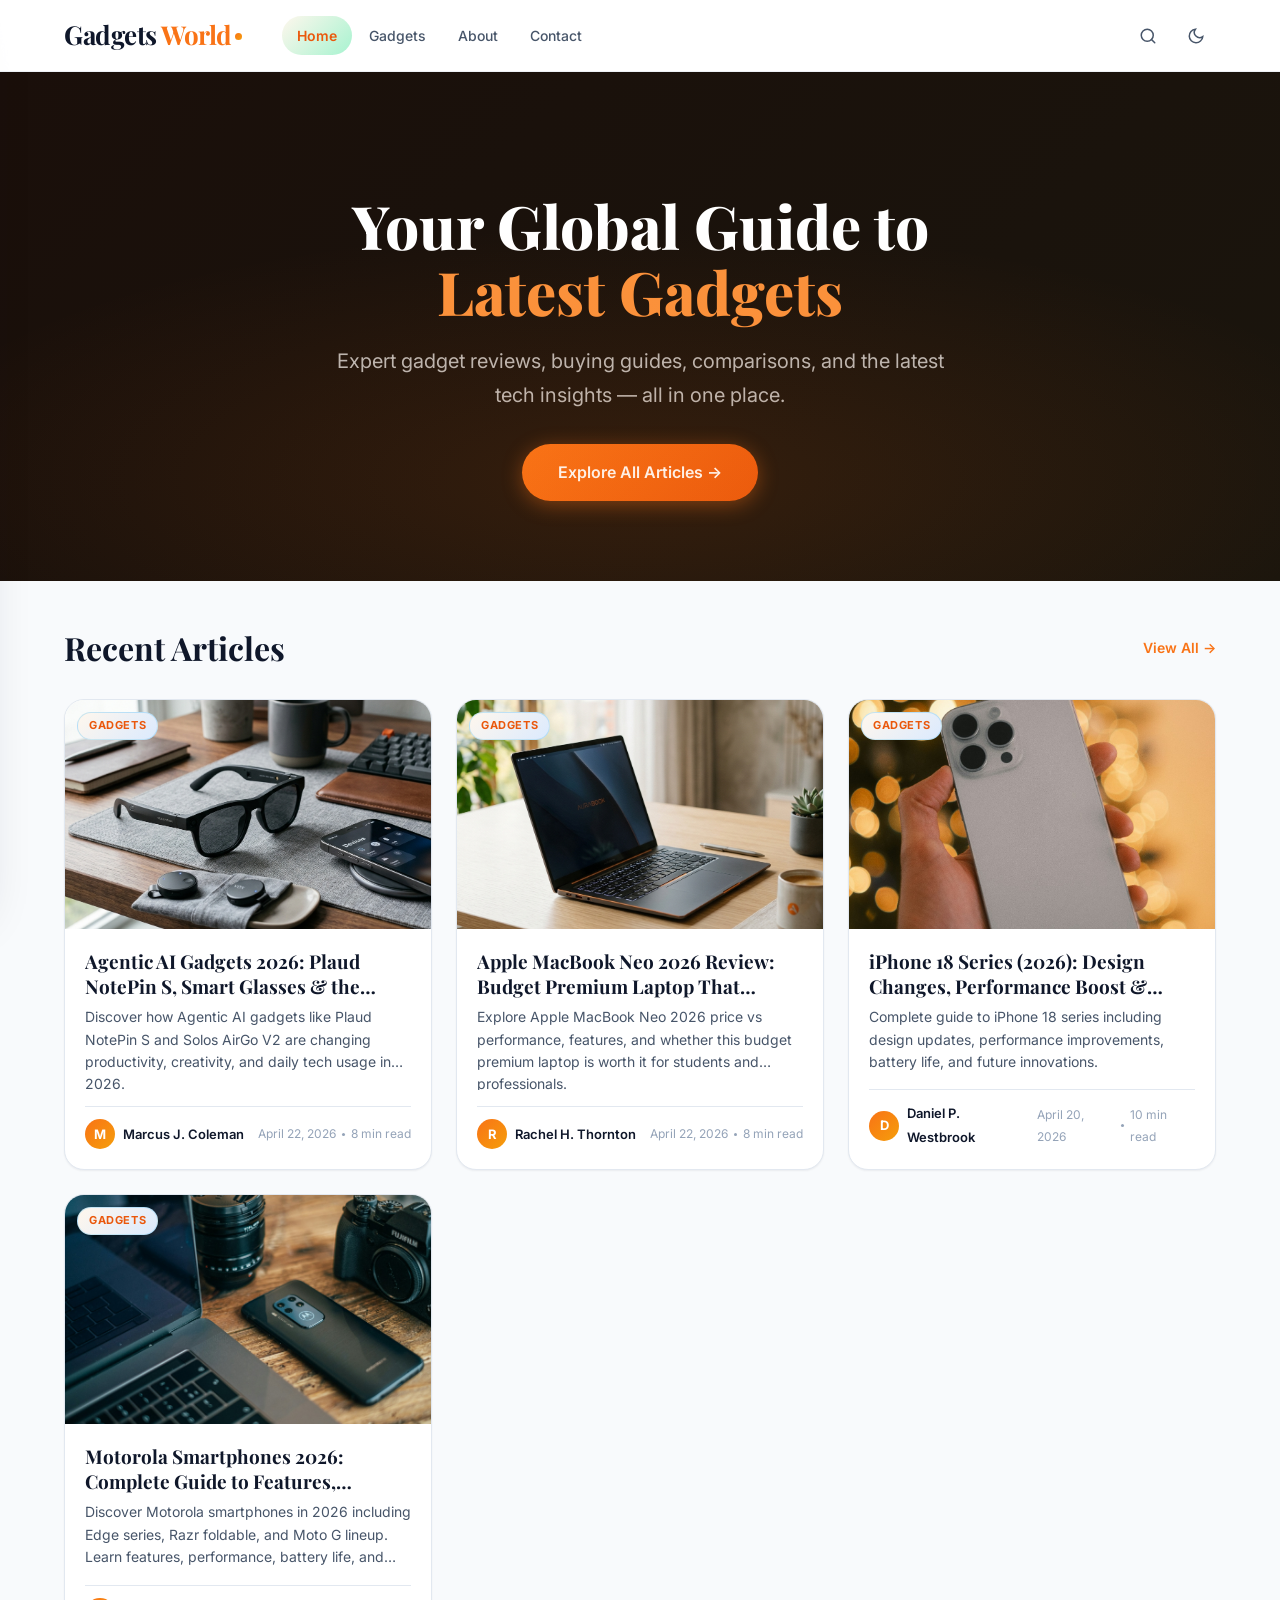
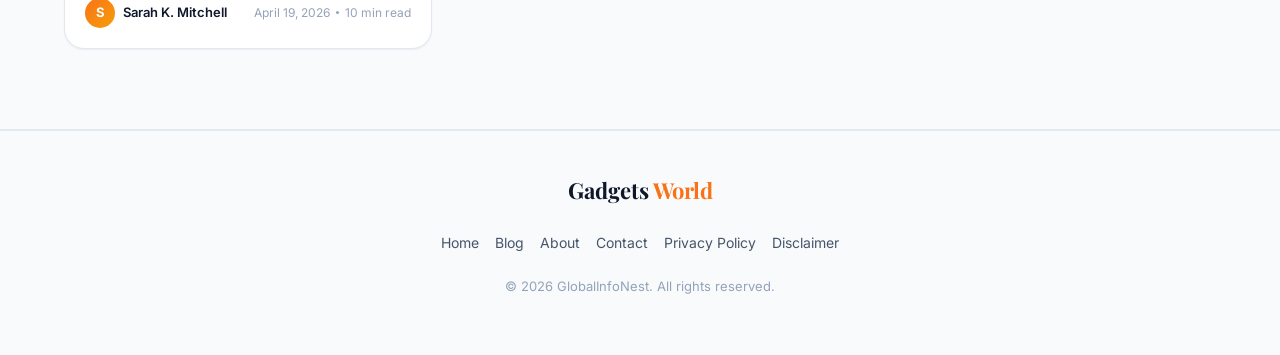
<file: index.html>
<!DOCTYPE html>
<html lang="en" data-theme="light">
<head>
  <meta charset="UTF-8">
  <meta name="viewport" content="width=device-width, initial-scale=1.0">
  <title>Gadgets World &mdash; Gadget Reviews, Guides &amp; Tech Insights</title>
  <meta name="description" content="Gadgets World is your trusted source for gadget reviews, buying guides, tech comparisons, and the latest technology insights.">
  <meta property="og:title" content="Gadgets World &mdash; Gadget Reviews, Guides &amp; Tech Insights">
  <meta property="og:description" content="Expert gadget reviews, buying guides, and tech insights for smart buyers.">
  <meta property="og:type" content="website">
  <link rel="canonical" href="/">
  <link rel="icon" type="image/svg+xml" href="assets/icons/favicon.svg">

  <!-- Google Fonts -->
  <link rel="preconnect" href="https://fonts.googleapis.com">
  <link rel="preconnect" href="https://fonts.gstatic.com" crossorigin>
  <link href="https://fonts.googleapis.com/css2?family=Inter:wght@400;500;600;700&family=Playfair+Display:wght@700;800&display=swap" rel="stylesheet">

  <!-- CSS -->
  <link rel="stylesheet" href="assets/css/base.css">
  <link rel="stylesheet" href="assets/css/header.css">
  <link rel="stylesheet" href="assets/css/blog-list.css">
  <link rel="stylesheet" href="assets/css/dark-mode.css">

  <!-- Google Analytics -->
  <script async src="https://www.googletagmanager.com/gtag/js?id=G-DBPV8Y3PKE"></script>
  <script>
    window.dataLayer = window.dataLayer || [];
    function gtag(){dataLayer.push(arguments);}
    gtag('js', new Date());
    gtag('config', 'G-DBPV8Y3PKE');
  </script>

  <script src="assets/js/theme.js"></script>

  <style>
    /* ---- Hero ---- */
    .home-hero {
      background: linear-gradient(135deg, #1a0f0a 0%, #1a150d 100%);
      padding: clamp(60px, 12vw, 120px) 0 clamp(48px, 8vw, 80px);
      text-align: center;
      color: #fff;
      overflow: hidden;
      position: relative;
    }
    .home-hero::after {
      content: '';
      position: absolute;
      inset: 0;
      background: radial-gradient(ellipse 60% 50% at 50% 80%, rgba(249,115,22,0.12), transparent);
      pointer-events: none;
    }
    .home-hero h1 {
      font-family: var(--font-heading);
      font-size: clamp(32px, 6vw, 60px);
      font-weight: 800;
      line-height: 1.1;
      margin-bottom: var(--sp-5);
      color: #fff;
    }
    .home-hero h1 span { color: #FB923C; }
    .home-hero p {
      font-size: clamp(16px, 2.2vw, 20px);
      color: rgba(255,255,255,0.7);
      max-width: 620px;
      margin: 0 auto var(--sp-8);
      line-height: 1.7;
    }
    .hero-cta {
      display: inline-flex;
      align-items: center;
      gap: var(--sp-2);
      background: linear-gradient(135deg, var(--color-primary), #EA580C);
      color: #fff;
      padding: 14px 36px;
      border-radius: var(--radius-full);
      font-weight: 600;
      font-size: 16px;
      text-decoration: none;
      box-shadow: 0 4px 20px rgba(249,115,22,0.4);
      transition: all 0.2s;
    }
    .hero-cta:hover {
      transform: translateY(-2px);
      box-shadow: 0 8px 28px rgba(249,115,22,0.5);
      color: #fff;
    }

    /* ---- Recent Posts Banner ---- */
    .recent-section {
      width: 100%;
      padding: var(--sp-12) 0;
      background: var(--color-bg-secondary);
      border-bottom: 1px solid var(--color-border);
    }
    .section-header {
      display: flex;
      justify-content: space-between;
      align-items: center;
      margin-bottom: var(--sp-8);
    }
    .section-header h2 {
      font-family: var(--font-heading);
      font-size: clamp(22px, 3.5vw, 32px);
      color: var(--color-text);
    }
    .view-all-link {
      font-size: 14px;
      font-weight: 600;
      color: var(--color-primary);
      text-decoration: none;
      transition: opacity 0.2s;
    }
    .view-all-link:hover { opacity: 0.8; }


  </style>
</head>
<body>

  <!-- HEADER -->
  <header class="site-header" role="banner" id="site-header">
    <div class="container header-inner">
      <a href="/" class="site-logo" aria-label="Gadgets World home">
        <span class="logo-text">Gadgets<span class="logo-accent"> World</span></span>
        <span class="logo-dot" aria-hidden="true"></span>
      </a>
      <nav class="site-nav" aria-label="Main navigation">
        <a href="/" class="nav-link active">Home</a>
        <a href="/blog" class="nav-link">Gadgets</a>
        <a href="/about" class="nav-link">About</a>
        <a href="/contact" class="nav-link">Contact</a>
      </nav>
      <div class="header-controls">
        <div class="search-wrapper" role="search">
          <div class="search-input-wrapper" id="search-input-wrapper">
            <input type="search" id="search-input" class="search-input" placeholder="Search posts..." aria-label="Search posts" autocomplete="off">
          </div>
          <button id="search-toggle-btn" class="icon-btn" aria-label="Toggle search" type="button">
            <svg width="18" height="18" viewBox="0 0 24 24" fill="none" stroke="currentColor" stroke-width="2" stroke-linecap="round" stroke-linejoin="round" aria-hidden="true">
              <circle cx="11" cy="11" r="8"/><line x1="21" y1="21" x2="16.65" y2="16.65"/>
            </svg>
          </button>
        </div>
        <button class="icon-btn" data-theme-toggle aria-label="Toggle dark mode" type="button">
          <svg class="icon-moon" width="18" height="18" viewBox="0 0 24 24" fill="none" stroke="currentColor" stroke-width="2" stroke-linecap="round" aria-hidden="true"><path d="M21 12.79A9 9 0 1 1 11.21 3 7 7 0 0 0 21 12.79z"/></svg>
          <svg class="icon-sun" width="18" height="18" viewBox="0 0 24 24" fill="none" stroke="currentColor" stroke-width="2" stroke-linecap="round" aria-hidden="true"><circle cx="12" cy="12" r="5"/><line x1="12" y1="1" x2="12" y2="3"/><line x1="12" y1="21" x2="12" y2="23"/><line x1="4.22" y1="4.22" x2="5.64" y2="5.64"/><line x1="18.36" y1="18.36" x2="19.78" y2="19.78"/><line x1="1" y1="12" x2="3" y2="12"/><line x1="21" y1="12" x2="23" y2="12"/><line x1="4.22" y1="19.78" x2="5.64" y2="18.36"/><line x1="18.36" y1="5.64" x2="19.78" y2="4.22"/></svg>
        </button>
        <button id="hamburger-btn" class="icon-btn" aria-label="Open navigation menu" aria-expanded="false" type="button">
          <svg width="20" height="20" viewBox="0 0 24 24" fill="none" stroke="currentColor" stroke-width="2" stroke-linecap="round" aria-hidden="true"><line x1="3" y1="6" x2="21" y2="6"/><line x1="3" y1="12" x2="21" y2="12"/><line x1="3" y1="18" x2="21" y2="18"/></svg>
        </button>
      </div>
    </div>
  </header>

  <div id="drawer-overlay" class="drawer-overlay" aria-hidden="true"></div>
  <aside id="mobile-drawer" class="mobile-drawer" aria-label="Mobile navigation" role="dialog" aria-modal="true">
    <button id="drawer-close-btn" class="icon-btn drawer-close-btn" aria-label="Close menu" type="button">
      <svg width="18" height="18" viewBox="0 0 24 24" fill="none" stroke="currentColor" stroke-width="2.5" stroke-linecap="round" aria-hidden="true"><line x1="18" y1="6" x2="6" y2="18"/><line x1="6" y1="6" x2="18" y2="18"/></svg>
    </button>
    <span class="drawer-logo">Gadgets<span> World</span></span>
    <nav aria-label="Mobile navigation">
      <a href="/" class="nav-link">Home</a>
      <a href="/blog" class="nav-link">Gadgets</a>
      <a href="/about" class="nav-link">About</a>
      <a href="/contact" class="nav-link">Contact</a>
    </nav>
  </aside>

  <!-- HERO -->
  <section class="home-hero">
    <div class="container">
      <h1>Your Global Guide to<br><span>Latest Gadgets</span></h1>
      <p>Expert gadget reviews, buying guides, comparisons, and the latest tech insights &mdash; all in one place.</p>
      <a href="/blog" class="hero-cta">Explore All Articles &#8594;</a>
    </div>
  </section>

  <!-- RECENT POSTS -->
  <section class="recent-section">
    <div class="container">
      <div class="section-header">
        <h2>Recent Articles</h2>
        <a href="/blog" class="view-all-link">View All &#8594;</a>
      </div>
      <div class="posts-grid" id="recent-posts-grid"></div>
    </div>
  </section>

  <!-- AD SLOT -->
  <div class="ad-slot-below-header" aria-label="Advertisement" style="margin-top:0;">
    <!-- AD SLOT -->
  </div>

  <!-- FOOTER -->
  <footer class="site-footer" aria-label="Site footer">
    <div class="container footer-inner">
      <a href="/" class="footer-logo">Gadgets<span> World</span></a>
      <nav class="footer-nav" aria-label="Footer navigation">
        <a href="/" class="footer-link">Home</a>
        <a href="/blog" class="footer-link">Blog</a>
        <a href="/about" class="footer-link">About</a>
        <a href="/contact" class="footer-link">Contact</a>
        <a href="/privacy-policy" class="footer-link">Privacy Policy</a>
        <a href="/disclaimer" class="footer-link">Disclaimer</a>
      </nav>
      <p class="footer-copy">&copy; 2026 GlobalInfoNest. All rights reserved.</p>
    </div>
  </footer>

  <script src="assets/js/header.js" defer></script>
  <script>
    (function () {
      'use strict';

      function toAbsolutePath(path) {
        if (!path) return '';
        if (/^https?:\/\//i.test(path) || path.indexOf('//') === 0) return path;
        if (path.charAt(0) === '/') return path;
        return '/' + String(path).replace(/^(\.\.\/)+/, '').replace(/^\.\//, '');
      }

      function esc(str) {
        var div = document.createElement('div');
        div.appendChild(document.createTextNode(str || ''));
        return div.innerHTML;
      }

      function formatDate(dateStr) {
        try {
          var d = new Date(dateStr + 'T00:00:00');
          return d.toLocaleDateString('en-US', { year: 'numeric', month: 'long', day: 'numeric' });
        } catch (e) { return dateStr; }
      }

      fetch('/data/posts/index.json')
        .then(function (r) { return r.ok ? r.json() : []; })
        .catch(function () { return []; })
        .then(function (posts) {
          posts.sort(function (a, b) { return (b.date || '').localeCompare(a.date || '') || (b.id || 0) - (a.id || 0); });
          var recent = posts.slice(0, 6);
          var grid = document.getElementById('recent-posts-grid');
          if (!grid || !recent.length) return;

          recent.forEach(function (meta) {
            var initial = meta.author ? meta.author.charAt(0).toUpperCase() : 'A';
            var imgSrc = toAbsolutePath(meta.coverImage);
            var card = document.createElement('a');
            card.href = '/blog/' + meta.slug;
            card.className = 'post-card';
            card.setAttribute('aria-label', meta.title);
            card.innerHTML =
              '<div class="post-card-img-wrapper">' +
                '<img class="post-card-img" src="' + esc(imgSrc) + '" alt="' + esc(meta.title) + '" loading="lazy">' +
                '<span class="badge post-card-badge">' + esc(meta.category || 'Gadgets') + '</span>' +
              '</div>' +
              '<div class="post-card-body">' +
                '<h3 class="post-card-title">' + esc(meta.title) + '</h3>' +
                '<p class="post-card-excerpt">' + esc(meta.excerpt) + '</p>' +
                '<div class="post-card-footer">' +
                  '<span class="post-card-avatar" aria-hidden="true">' + initial + '</span>' +
                  '<span class="post-card-author">' + esc(meta.author) + '</span>' +
                  '<span class="post-card-meta">' +
                    '<span>' + formatDate(meta.date) + '</span>' +
                    '<span class="dot" aria-hidden="true"></span>' +
                    '<span>' + esc(meta.readTime) + '</span>' +
                  '</span>' +
                '</div>' +
              '</div>';
            grid.appendChild(card);
          });
        });
    })();
  </script>
</body>
</html>
</file>
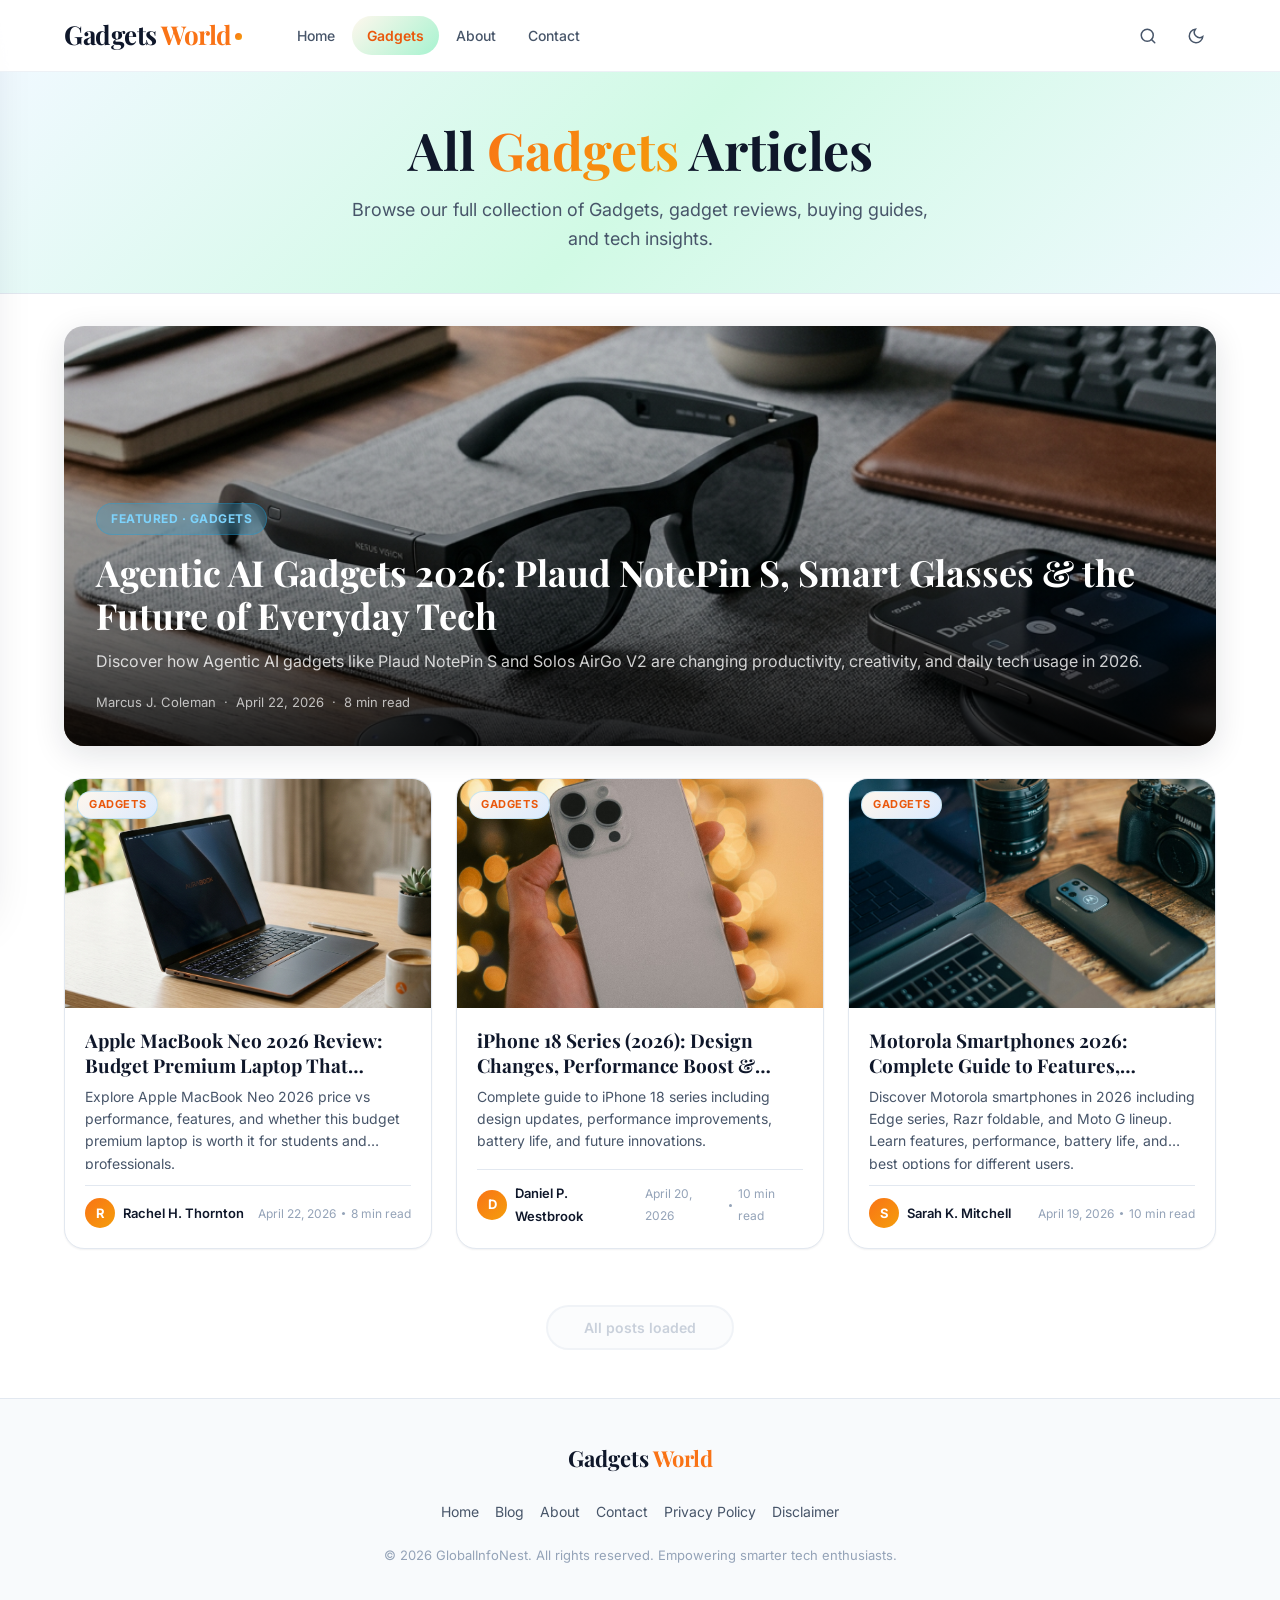
<file: blog/index.html>
<!DOCTYPE html>
<html lang="en" data-theme="light">
<head>
  <meta charset="UTF-8">
  <meta name="viewport" content="width=device-width, initial-scale=1.0">
  <title>Gadgets World &mdash; All Articles</title>
  <meta name="description" content="Browse all Gadgets articles on Gadgets World &mdash; gadget reviews, buying guides, and tech insights.">
  <meta property="og:title" content="Gadgets World &mdash; All Articles">
  <meta property="og:description" content="Expert Gadgets articles covering gadget reviews, buying guides, and tech insights.">
  <meta property="og:image" content="https://images.unsplash.com/photo-1512917774080-9991f1c4c750?w=1200&q=80">
  <meta property="og:type" content="website">
  <link rel="canonical" href="/blog">
  <link rel="icon" type="image/svg+xml" href="../assets/icons/favicon.svg">

  <!-- CSS -->
  <link rel="stylesheet" href="../assets/css/base.css">
  <link rel="stylesheet" href="../assets/css/header.css">
  <link rel="stylesheet" href="../assets/css/blog-list.css">
  <link rel="stylesheet" href="../assets/css/dark-mode.css">

  <!-- Google Analytics -->
  <script async src="https://www.googletagmanager.com/gtag/js?id=G-DBPV8Y3PKE"></script>
  <script>
    window.dataLayer = window.dataLayer || [];
    function gtag(){dataLayer.push(arguments);}
    gtag('js', new Date());
    gtag('config', 'G-DBPV8Y3PKE');
  </script>
  <!-- Theme JS: must run before body renders -->
  <script src="../assets/js/theme.js"></script>
</head>
<body>

  <!-- SITE HEADER -->
  <header class="site-header" role="banner" id="site-header">
    <div class="container header-inner">
      <a href="/" class="site-logo" aria-label="Gadgets World home">
        <span class="logo-text">Gadgets<span class="logo-accent"> World</span></span>
        <span class="logo-dot" aria-hidden="true"></span>
      </a>

      <nav class="site-nav" aria-label="Main navigation">
        <a href="/" class="nav-link">Home</a>
        <a href="/blog" class="nav-link active">Gadgets</a>
        <a href="/about" class="nav-link">About</a>
        <a href="/contact" class="nav-link">Contact</a>
      </nav>

      <div class="header-controls">
        <!-- Search -->
        <div class="search-wrapper" role="search">
          <div class="search-input-wrapper" id="search-input-wrapper">
            <input type="search" id="search-input" class="search-input" placeholder="Search posts..." aria-label="Search posts" autocomplete="off">
          </div>
          <button id="search-toggle-btn" class="icon-btn" aria-label="Toggle search" type="button">
            <svg width="18" height="18" viewBox="0 0 24 24" fill="none" stroke="currentColor" stroke-width="2" stroke-linecap="round" stroke-linejoin="round" aria-hidden="true">
              <circle cx="11" cy="11" r="8"/><line x1="21" y1="21" x2="16.65" y2="16.65"/>
            </svg>
          </button>
        </div>

        <!-- Dark mode toggle -->
        <button class="icon-btn" data-theme-toggle aria-label="Toggle dark mode" type="button">
          <svg class="icon-moon" width="18" height="18" viewBox="0 0 24 24" fill="none" stroke="currentColor" stroke-width="2" stroke-linecap="round" aria-hidden="true">
            <path d="M21 12.79A9 9 0 1 1 11.21 3 7 7 0 0 0 21 12.79z"/>
          </svg>
          <svg class="icon-sun" width="18" height="18" viewBox="0 0 24 24" fill="none" stroke="currentColor" stroke-width="2" stroke-linecap="round" aria-hidden="true">
            <circle cx="12" cy="12" r="5"/>
            <line x1="12" y1="1" x2="12" y2="3"/><line x1="12" y1="21" x2="12" y2="23"/>
            <line x1="4.22" y1="4.22" x2="5.64" y2="5.64"/><line x1="18.36" y1="18.36" x2="19.78" y2="19.78"/>
            <line x1="1" y1="12" x2="3" y2="12"/><line x1="21" y1="12" x2="23" y2="12"/>
            <line x1="4.22" y1="19.78" x2="5.64" y2="18.36"/><line x1="18.36" y1="5.64" x2="19.78" y2="4.22"/>
          </svg>
        </button>

        <!-- Hamburger (mobile) -->
        <button id="hamburger-btn" class="icon-btn" aria-label="Open navigation menu" aria-expanded="false" type="button">
          <svg width="20" height="20" viewBox="0 0 24 24" fill="none" stroke="currentColor" stroke-width="2" stroke-linecap="round" aria-hidden="true">
            <line x1="3" y1="6" x2="21" y2="6"/>
            <line x1="3" y1="12" x2="21" y2="12"/>
            <line x1="3" y1="18" x2="21" y2="18"/>
          </svg>
        </button>
      </div>
    </div>
  </header>

  <!-- Mobile drawer overlay -->
  <div id="drawer-overlay" class="drawer-overlay" aria-hidden="true"></div>

  <!-- Mobile drawer -->
  <aside id="mobile-drawer" class="mobile-drawer" aria-label="Mobile navigation" role="dialog" aria-modal="true">
    <button id="drawer-close-btn" class="icon-btn drawer-close-btn" aria-label="Close menu" type="button">
      <svg width="18" height="18" viewBox="0 0 24 24" fill="none" stroke="currentColor" stroke-width="2.5" stroke-linecap="round" aria-hidden="true">
        <line x1="18" y1="6" x2="6" y2="18"/><line x1="6" y1="6" x2="18" y2="18"/>
      </svg>
    </button>
    <span class="drawer-logo">Gadgets<span> World</span></span>
    <nav aria-label="Mobile navigation">
      <a href="/" class="nav-link">Home</a>
      <a href="/blog" class="nav-link">Gadgets</a>
      <a href="/about" class="nav-link">About</a>
      <a href="/contact" class="nav-link">Contact</a>
    </nav>
  </aside>

  <!-- AD SLOT: Below header -->
  <div class="ad-slot-below-header" aria-label="Advertisement">
    <!-- AD SLOT -->
  </div>

  <!-- MAIN CONTENT -->
  <main id="main-content">

    <!-- Hero Section -->
    <section class="blog-hero" aria-label="Blog hero">
      <div class="container">
        <h1 class="blog-hero-title">All <span>Gadgets</span> Articles</h1>
        <p class="blog-hero-tagline">Browse our full collection of Gadgets, gadget reviews, buying guides, and tech insights.</p>
      </div>
    </section>

    <div class="container">

      <!-- Featured Post (dynamically injected) -->
      <section aria-label="Featured post" id="featured-post-section"></section>

      <!-- Posts Grid -->
      <section aria-label="Latest posts">
        <div class="posts-grid" id="posts-grid"></div>
      </section>

      <!-- Load More -->
      <div class="load-more-wrapper">
        <button id="load-more-btn" class="load-more-btn" type="button" aria-label="Load more posts">Load More</button>
      </div>

    </div>
  </main>

  <!-- AD SLOT: Below posts grid, above footer -->
  <div class="ad-slot-below-header" aria-label="Advertisement" style="margin-top:0;">
    <!-- AD SLOT -->
  </div>

  <!-- FOOTER -->
  <footer class="site-footer" aria-label="Site footer">
    <div class="container footer-inner">
      <a href="/" class="footer-logo">Gadgets<span> World</span></a>
      <nav class="footer-nav" aria-label="Footer navigation">
        <a href="/" class="footer-link">Home</a>
        <a href="/blog" class="footer-link">Blog</a>
        <a href="/about" class="footer-link">About</a>
        <a href="/contact" class="footer-link">Contact</a>
        <a href="/privacy-policy" class="footer-link">Privacy Policy</a>
        <a href="/disclaimer" class="footer-link">Disclaimer</a>
      </nav>
      <p class="footer-copy">&copy; 2026 GlobalInfoNest. All rights reserved. Empowering smarter tech enthusiasts.</p>
    </div>
  </footer>

  <script>
    /**
     * Blog List Page Script
     * Fetches all post.json files, renders featured post + grid,
     * and handles "Load More" pagination.
     */
    (function () {
      'use strict';

      function toAbsolutePath(path) {
        if (!path) return '';
        if (/^https?:\/\//i.test(path) || path.indexOf('//') === 0) return path;
        if (path.charAt(0) === '/') return path;
        return '/' + String(path).replace(/^(\.\.\/)+/, '').replace(/^\.\//, '');
      }

      var PAGE_SIZE = 6;
      var currentPage = 0;
      var allMetas = [];

      function formatDate(dateStr) {
        try {
          var d = new Date(dateStr + 'T00:00:00');
          return d.toLocaleDateString('en-US', { year: 'numeric', month: 'long', day: 'numeric' });
        } catch (e) { return dateStr; }
      }

      function esc(str) {
        var div = document.createElement('div');
        div.appendChild(document.createTextNode(str));
        return div.innerHTML;
      }

      /** Render the featured post */
      function renderFeatured(meta) {
        var section = document.getElementById('featured-post-section');
        if (!section || !meta) return;
        var imgSrc = toAbsolutePath(meta.coverImage);
        section.innerHTML =
          '<a href="/blog/' + esc(meta.slug) + '" class="featured-post" aria-label="Featured: ' + esc(meta.title) + '">' +
            '<img class="featured-post-img" src="' + esc(imgSrc) + '" alt="' + esc(meta.title) + '" loading="lazy">' +
            '<div class="featured-post-overlay" aria-hidden="true"></div>' +
            '<div class="featured-post-body">' +
              '<span class="featured-post-tag">Featured &middot; ' + esc(meta.category) + '</span>' +
              '<h2 class="featured-post-title">' + esc(meta.title) + '</h2>' +
              '<p class="featured-post-excerpt">' + esc(meta.excerpt) + '</p>' +
              '<div class="featured-post-meta">' +
                '<span>' + esc(meta.author) + '</span>' +
                '<span aria-hidden="true">&middot;</span>' +
                '<span>' + formatDate(meta.date) + '</span>' +
                '<span aria-hidden="true">&middot;</span>' +
                '<span>' + esc(meta.readTime) + '</span>' +
              '</div>' +
            '</div>' +
          '</a>';
      }

      /** Render a batch of post cards */
      function renderCards(metas) {
        var grid = document.getElementById('posts-grid');
        if (!grid) return;

        metas.forEach(function (meta) {
          var initial = meta.author ? meta.author.charAt(0).toUpperCase() : 'A';
          var imgSrc = toAbsolutePath(meta.coverImage);
          var card = document.createElement('a');
          card.href = '/blog/' + meta.slug;
          card.className = 'post-card';
          card.setAttribute('aria-label', meta.title);
          card.innerHTML =
            '<div class="post-card-img-wrapper">' +
              '<img class="post-card-img" src="' + esc(imgSrc) + '" alt="' + esc(meta.title) + '" loading="lazy">' +
              '<span class="badge post-card-badge">' + esc(meta.category) + '</span>' +
            '</div>' +
            '<div class="post-card-body">' +
              '<h3 class="post-card-title">' + esc(meta.title) + '</h3>' +
              '<p class="post-card-excerpt">' + esc(meta.excerpt) + '</p>' +
              '<div class="post-card-footer">' +
                '<span class="post-card-avatar" aria-hidden="true">' + initial + '</span>' +
                '<span class="post-card-author">' + esc(meta.author) + '</span>' +
                '<span class="post-card-meta">' +
                  '<span>' + formatDate(meta.date) + '</span>' +
                  '<span class="dot" aria-hidden="true"></span>' +
                  '<span>' + esc(meta.readTime) + '</span>' +
                '</span>' +
              '</div>' +
            '</div>';
          grid.appendChild(card);
        });
      }

      /** Load the next page of post cards */
      function loadNextPage() {
        var start = currentPage * PAGE_SIZE;
        var batch = allMetas.slice(start, start + PAGE_SIZE);
        if (batch.length) {
          renderCards(batch);
          currentPage++;
        }

        var btn = document.getElementById('load-more-btn');
        if (btn) {
          if (currentPage * PAGE_SIZE >= allMetas.length) {
            btn.disabled = true;
            btn.textContent = 'All posts loaded';
          }
        }
      }

      /** Main init */
      function init() {
        // index.json is a flat array of listing metadata &mdash; no individual fetches needed
        fetch('/data/posts/index.json')
          .then(function (r) { return r.ok ? r.json() : []; })
          .catch(function () { return []; })
          .then(function (posts) {
          // Sort by date descending (newest first)
          posts.sort(function (a, b) { return (b.date || '').localeCompare(a.date || '') || (b.id || 0) - (a.id || 0); });

          allMetas = posts.map(function (p) {
            return {
              slug: p.slug,
              title: p.title || 'Untitled Post',
              author: p.author || 'Gadgets World Team',
              date: p.date || '',
              readTime: p.readTime || '5 min read',
              category: p.category || 'Gadgets',
              excerpt: p.excerpt || '',
              coverImage: toAbsolutePath(p.coverImage || ''),
              featured: !!p.featured
            };
          });

          if (!allMetas.length) {
            document.getElementById('featured-post-section').innerHTML = '';
            document.getElementById('posts-grid').innerHTML = '<p style="color:var(--color-text-muted)">No posts available yet.</p>';
            var emptyBtn = document.getElementById('load-more-btn');
            if (emptyBtn) {
              emptyBtn.disabled = true;
              emptyBtn.textContent = 'No posts';
            }
            return;
          }

          // Find featured post
          var featured = allMetas.find(function (m) { return m.featured; }) || allMetas[0];
          renderFeatured(featured);

          // Non-featured posts to grid
          var gridMetas = allMetas.length === 1
            ? allMetas.slice()
            : allMetas.filter(function (m) { return m !== featured; });
          allMetas = gridMetas;

          loadNextPage();

          // Bind load more
          var btn = document.getElementById('load-more-btn');
          if (btn) {
            btn.addEventListener('click', loadNextPage);
            if (allMetas.length <= PAGE_SIZE) {
              btn.disabled = true;
              btn.textContent = 'All posts loaded';
            }
          }
        });
      }

      if (document.readyState === 'loading') {
        document.addEventListener('DOMContentLoaded', init);
      } else {
        init();
      }

    })();
  </script>
  <script src="../assets/js/header.js"></script>
</body>
</html>
</file>
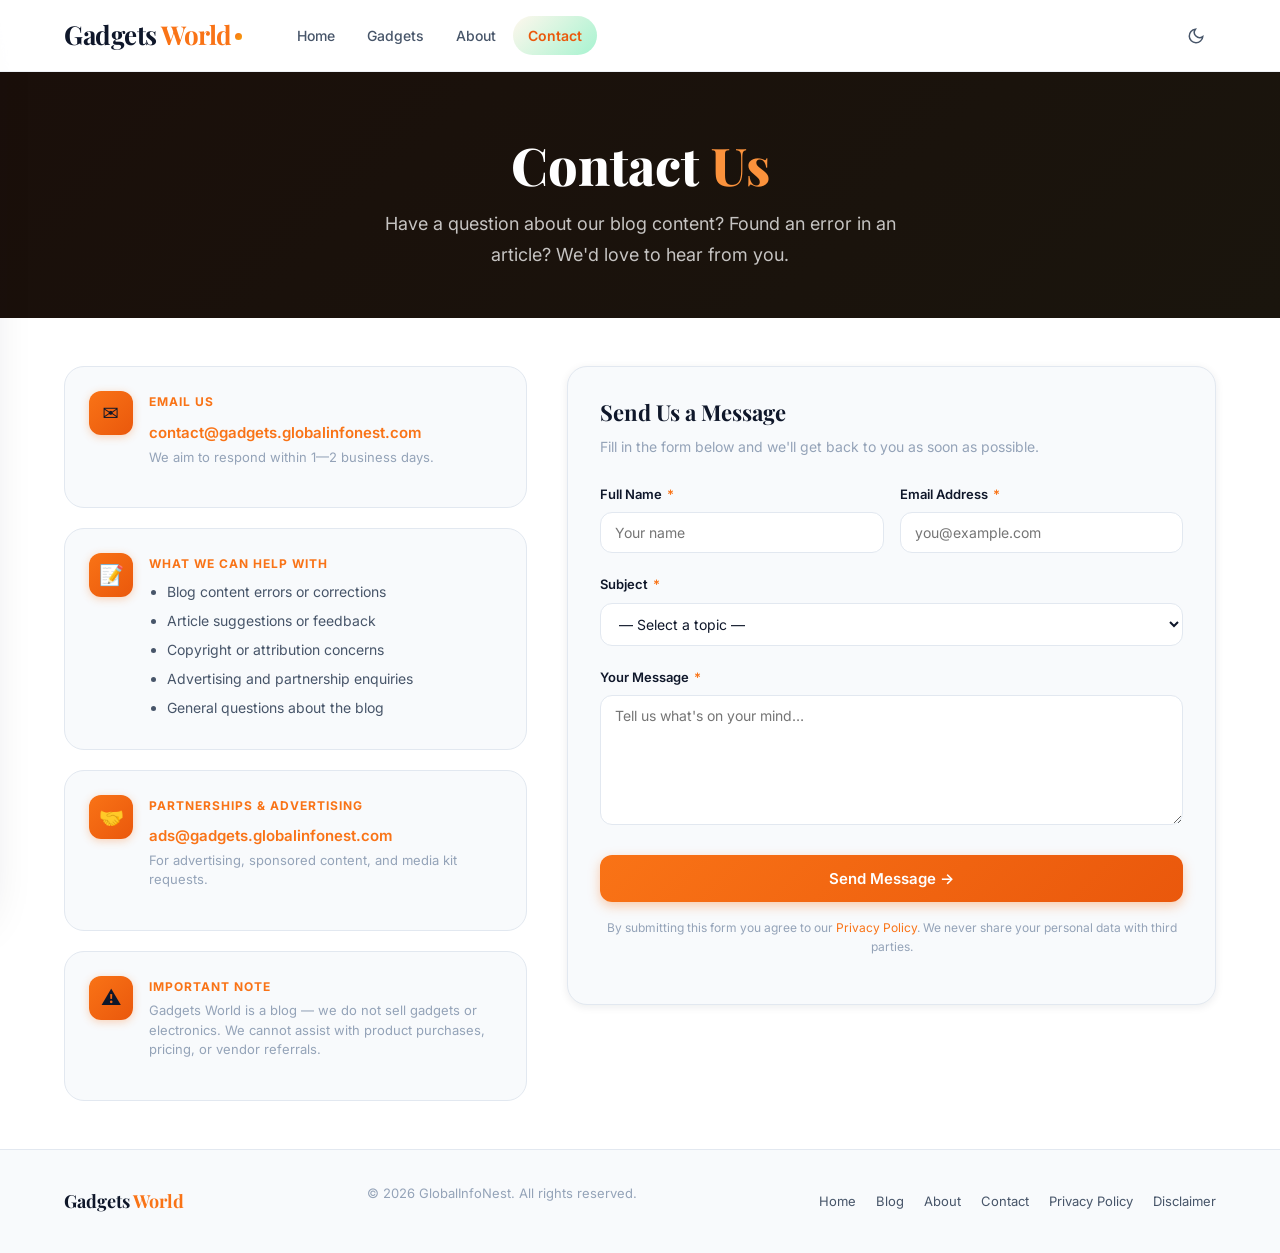
<file: contact/index.html>
<!DOCTYPE html>
<html lang="en" data-theme="light">
<head>
  <meta charset="UTF-8">
  <meta name="viewport" content="width=device-width, initial-scale=1.0">
  <title>Contact Us | Gadgets World</title>
  <meta name="description" content="Contact Gadgets World for blog-related queries, content corrections, feedback, or advertising enquiries.">
  <meta property="og:title" content="Contact Gadgets World">
  <meta property="og:description" content="Reach out to Gadgets World for blog-related questions, content feedback, or advertising partnerships.">
  <meta property="og:type" content="website">
  <link rel="canonical" href="/contact">
  <link rel="icon" type="image/svg+xml" href="../assets/icons/favicon.svg">

  <!-- Google Fonts -->
  <link rel="preconnect" href="https://fonts.googleapis.com">
  <link rel="preconnect" href="https://fonts.gstatic.com" crossorigin>
  <link href="https://fonts.googleapis.com/css2?family=Inter:wght@400;500;600;700&family=Playfair+Display:wght@700;800&display=swap" rel="stylesheet">

  <!-- CSS -->
  <link rel="stylesheet" href="../assets/css/base.css">
  <link rel="stylesheet" href="../assets/css/header.css">
  <link rel="stylesheet" href="../assets/css/dark-mode.css">

  <!-- Google Analytics -->
  <script async src="https://www.googletagmanager.com/gtag/js?id=G-DBPV8Y3PKE"></script>
  <script>
    window.dataLayer = window.dataLayer || [];
    function gtag(){dataLayer.push(arguments);}
    gtag('js', new Date());
    gtag('config', 'G-DBPV8Y3PKE');
  </script>

  <!-- Theme JS -->
  <script src="../assets/js/theme.js"></script>

  <style>
    .page-hero {
      background: linear-gradient(135deg, #1a0f0a 0%, #1a150d 100%);
      padding: var(--sp-16) 0 var(--sp-12);
      text-align: center;
      color: #fff;
    }
    .page-hero h1 {
      font-family: var(--font-heading);
      font-size: clamp(32px, 5vw, 52px);
      font-weight: 800;
      margin-bottom: var(--sp-4);
      line-height: 1.1;
      color: #fff;
    }
    .page-hero p {
      font-size: clamp(15px, 2vw, 18px);
      color: rgba(255,255,255,0.75);
      max-width: 560px;
      margin: 0 auto;
      line-height: 1.7;
    }
    .hero-accent { color: #FB923C; }

    /* Contact layout */
    .contact-section { padding: var(--sp-12) 0; }
    .contact-grid {
      display: grid;
      grid-template-columns: 1fr 1.4fr;
      gap: var(--sp-10);
      align-items: start;
    }

    /* Info panel */
    .contact-info { display: flex; flex-direction: column; gap: var(--sp-5); }
    .info-card {
      background: var(--color-bg-secondary);
      border: 1px solid var(--color-border);
      border-radius: var(--radius-lg);
      padding: var(--sp-6);
      display: flex;
      gap: var(--sp-4);
      align-items: flex-start;
      transition: border-color var(--t-base);
    }
    .info-card:hover { border-color: rgba(249,115,22,0.35); }
    .info-icon {
      width: 44px; height: 44px;
      border-radius: var(--radius-md);
      background: linear-gradient(135deg, var(--color-primary), var(--color-primary-dark));
      display: flex;
      align-items: center;
      justify-content: center;
      font-size: 20px;
      flex-shrink: 0;
      box-shadow: 0 2px 8px rgba(249,115,22,0.3);
    }
    .info-body {}
    .info-label {
      font-size: 12px;
      font-weight: 700;
      text-transform: uppercase;
      letter-spacing: 1px;
      color: var(--color-primary);
      margin-bottom: 4px;
    }
    .info-value {
      font-size: 15px;
      font-weight: 600;
      color: var(--color-text);
      margin-bottom: 4px;
    }
    .info-note {
      font-size: 13px;
      color: var(--color-text-muted);
      line-height: 1.5;
    }
    .info-link {
      color: var(--color-primary);
      font-size: 15px;
      font-weight: 600;
      text-decoration: none;
      transition: opacity var(--t-base);
    }
    .info-link:hover { opacity: 0.8; text-decoration: underline; }

    /* Social links */
    .social-row {
      display: flex;
      gap: var(--sp-3);
      margin-top: var(--sp-2);
    }
    .social-btn {
      display: flex;
      align-items: center;
      gap: var(--sp-2);
      padding: 8px 16px;
      border: 1px solid var(--color-border);
      border-radius: var(--radius-full);
      font-size: 13px;
      font-weight: 600;
      color: var(--color-text-secondary);
      text-decoration: none;
      transition: all var(--t-base);
      background: var(--color-bg-secondary);
    }
    .social-btn:hover {
      border-color: var(--color-primary);
      color: var(--color-primary);
      background: var(--color-primary-light);
    }

    /* Contact form */
    .contact-form-wrap {
      background: var(--color-bg-secondary);
      border: 1px solid var(--color-border);
      border-radius: var(--radius-lg);
      padding: var(--sp-8);
      box-shadow: var(--shadow-sm);
    }
    .contact-form-wrap h2 {
      font-family: var(--font-heading);
      font-size: 22px;
      margin-bottom: var(--sp-2);
    }
    .contact-form-wrap .form-intro {
      font-size: 14px;
      color: var(--color-text-muted);
      margin-bottom: var(--sp-6);
    }

    .form-group { margin-bottom: var(--sp-5); }
    .form-row { display: grid; grid-template-columns: 1fr 1fr; gap: var(--sp-4); }
    .form-label {
      display: block;
      font-size: 13px;
      font-weight: 600;
      color: var(--color-text);
      margin-bottom: 6px;
    }
    .form-label .req { color: var(--color-primary); margin-left: 2px; }
    .form-input,
    .form-select,
    .form-textarea {
      width: 100%;
      padding: 11px 14px;
      border: 1px solid var(--color-border);
      border-radius: var(--radius-md);
      font-size: 14px;
      font-family: var(--font-body);
      color: var(--color-text);
      background: var(--color-bg);
      outline: none;
      transition: border-color var(--t-base), box-shadow var(--t-base);
      box-sizing: border-box;
    }
    .form-input:focus,
    .form-select:focus,
    .form-textarea:focus {
      border-color: var(--color-primary);
      box-shadow: 0 0 0 3px rgba(249,115,22,0.15);
    }
    .form-textarea { min-height: 130px; resize: vertical; }

    .submit-btn {
      width: 100%;
      padding: 14px;
      background: linear-gradient(135deg, var(--color-primary), var(--color-primary-dark));
      color: #fff;
      border: none;
      border-radius: var(--radius-md);
      font-size: 15px;
      font-weight: 600;
      cursor: pointer;
      font-family: var(--font-body);
      transition: all var(--t-base);
      box-shadow: 0 4px 12px rgba(249,115,22,0.35);
    }
    .submit-btn:hover {
      transform: translateY(-1px);
      box-shadow: 0 8px 20px rgba(249,115,22,0.45);
    }
    .submit-btn:active { transform: translateY(0); }

    .form-notice {
      margin-top: var(--sp-4);
      font-size: 12px;
      color: var(--color-text-muted);
      text-align: center;
      line-height: 1.6;
    }
    .form-notice a { color: var(--color-primary); }

    /* Success message */
    #form-success {
      display: none;
      text-align: center;
      padding: var(--sp-8);
    }
    #form-success .success-icon { font-size: 48px; margin-bottom: var(--sp-4); display: block; }
    #form-success h3 { font-family: var(--font-heading); font-size: 22px; margin-bottom: var(--sp-3); }
    #form-success p { color: var(--color-text-secondary); line-height: 1.7; }

    /* Map placeholder */
    .hours-callout {
      margin-top: var(--sp-8);
      background: linear-gradient(135deg, rgba(249,115,22,0.08), rgba(99,102,241,0.06));
      border: 1px solid rgba(249,115,22,0.2);
      border-radius: var(--radius-lg);
      padding: var(--sp-6);
    }
    .hours-callout h3 {
      font-family: var(--font-heading);
      font-size: 17px;
      margin-bottom: var(--sp-4);
      color: var(--color-text);
      display: flex;
      align-items: center;
      gap: var(--sp-2);
    }
    .hours-table { width: 100%; border-collapse: collapse; font-size: 14px; }
    .hours-table td { padding: 8px 0; color: var(--color-text-secondary); border-bottom: 1px solid var(--color-border); }
    .hours-table tr:last-child td { border-bottom: none; }
    .hours-table td:first-child { font-weight: 600; color: var(--color-text); width: 55%; }
    .hours-open { color: #F97316; font-weight: 600; }
    .hours-closed { color: var(--color-text-muted); }

    /* Footer */
    .site-footer { background: var(--color-bg-secondary); border-top: 1px solid var(--color-border); padding: var(--sp-8) 0; }
    .footer-inner { display: flex; align-items: center; justify-content: space-between; flex-wrap: wrap; gap: var(--sp-4); }
    .footer-brand { font-family: var(--font-heading); font-size: 18px; font-weight: 700; color: var(--color-text); }
    .footer-brand span { color: var(--color-primary); }
    .footer-copy { font-size: 13px; color: var(--color-text-muted); }
    .footer-nav { display: flex; gap: var(--sp-5); flex-wrap: wrap; }
    .footer-link { font-size: 13px; color: var(--color-text-secondary); transition: color var(--t-base); }
    .footer-link:hover { color: var(--color-primary); }

    @media (max-width: 900px) {
      .contact-grid { grid-template-columns: 1fr; }
    }
    @media (max-width: 480px) {
      .form-row { grid-template-columns: 1fr; }
    }
  </style>
</head>
<body>

  <!-- HEADER -->
  <header class="site-header" role="banner" id="site-header">
    <div class="container header-inner">
      <a href="/" class="site-logo" aria-label="Gadgets World home">
        <span class="logo-text">Gadgets<span class="logo-accent"> World</span></span>
        <span class="logo-dot" aria-hidden="true"></span>
      </a>
      <nav class="site-nav" aria-label="Main navigation">
        <a href="/" class="nav-link">Home</a>
        <a href="/blog" class="nav-link">Gadgets</a>
        <a href="/about" class="nav-link">About</a>
        <a href="/contact" class="nav-link active">Contact</a>
      </nav>
      <div class="header-controls">
        <button class="icon-btn" data-theme-toggle aria-label="Toggle dark mode" type="button">
          <svg class="icon-moon" width="18" height="18" viewBox="0 0 24 24" fill="none" stroke="currentColor" stroke-width="2" stroke-linecap="round" aria-hidden="true"><path d="M21 12.79A9 9 0 1 1 11.21 3 7 7 0 0 0 21 12.79z"/></svg>
          <svg class="icon-sun" width="18" height="18" viewBox="0 0 24 24" fill="none" stroke="currentColor" stroke-width="2" stroke-linecap="round" aria-hidden="true"><circle cx="12" cy="12" r="5"/><line x1="12" y1="1" x2="12" y2="3"/><line x1="12" y1="21" x2="12" y2="23"/><line x1="4.22" y1="4.22" x2="5.64" y2="5.64"/><line x1="18.36" y1="18.36" x2="19.78" y2="19.78"/><line x1="1" y1="12" x2="3" y2="12"/><line x1="21" y1="12" x2="23" y2="12"/><line x1="4.22" y1="19.78" x2="5.64" y2="18.36"/><line x1="18.36" y1="5.64" x2="19.78" y2="4.22"/></svg>
        </button>
        <button id="hamburger-btn" class="icon-btn" aria-label="Open navigation menu" aria-expanded="false" type="button">
          <svg width="20" height="20" viewBox="0 0 24 24" fill="none" stroke="currentColor" stroke-width="2" stroke-linecap="round" aria-hidden="true"><line x1="3" y1="6" x2="21" y2="6"/><line x1="3" y1="12" x2="21" y2="12"/><line x1="3" y1="18" x2="21" y2="18"/></svg>
        </button>
      </div>
    </div>
  </header>

  <div id="drawer-overlay" class="drawer-overlay" aria-hidden="true"></div>
  <aside id="mobile-drawer" class="mobile-drawer" aria-label="Mobile navigation" role="dialog" aria-modal="true">
    <button id="drawer-close-btn" class="icon-btn drawer-close-btn" aria-label="Close menu" type="button">
      <svg width="18" height="18" viewBox="0 0 24 24" fill="none" stroke="currentColor" stroke-width="2.5" stroke-linecap="round" aria-hidden="true"><line x1="18" y1="6" x2="6" y2="18"/><line x1="6" y1="6" x2="18" y2="18"/></svg>
    </button>
    <span class="drawer-logo">Gadgets<span> World</span></span>
    <nav aria-label="Mobile navigation">
      <a href="/" class="nav-link">Home</a>
      <a href="/blog" class="nav-link">Gadgets</a>
      <a href="/about" class="nav-link">About</a>
      <a href="/contact" class="nav-link">Contact</a>
    </nav>
  </aside>

  <!-- HERO -->
  <section class="page-hero">
    <div class="container">
      <h1>Contact <span class="hero-accent">Us</span></h1>
      <p>Have a question about our blog content? Found an error in an article? We'd love to hear from you.</p>
    </div>
  </section>

  <!-- CONTACT SECTION -->
  <section class="contact-section">
    <div class="container">
      <div class="contact-grid">

        <!-- Contact info -->
        <div class="contact-info">

          <div class="info-card">
            <div class="info-icon">&#9993;&#65039;</div>
            <div class="info-body">
              <div class="info-label">Email Us</div>
              <a href="mailto:contact@gadgets.globalinfonest.com" class="info-link">contact@gadgets.globalinfonest.com</a>
              <p class="info-note">We aim to respond within 1&mdash;2 business days.</p>
            </div>
          </div>

          <div class="info-card">
            <div class="info-icon">&#128221;</div>
            <div class="info-body">
              <div class="info-label">What We Can Help With</div>
              <ul style="margin:0;padding-left:18px;color:var(--color-text-secondary);font-size:14px;line-height:1.8;">
                <li>Blog content errors or corrections</li>
                <li>Article suggestions or feedback</li>
                <li>Copyright or attribution concerns</li>
                <li>Advertising and partnership enquiries</li>
                <li>General questions about the blog</li>
              </ul>
            </div>
          </div>

          <div class="info-card">
            <div class="info-icon">&#129309;</div>
            <div class="info-body">
              <div class="info-label">Partnerships &amp; Advertising</div>
              <a href="mailto:ads@gadgets.globalinfonest.com" class="info-link">ads@gadgets.globalinfonest.com</a>
              <p class="info-note">For advertising, sponsored content, and media kit requests.</p>
            </div>
          </div>

          <div class="info-card">
            <div class="info-icon">&#9888;&#65039;</div>
            <div class="info-body">
              <div class="info-label">Important Note</div>
              <p class="info-note">Gadgets World is a blog &mdash; we do not sell gadgets or electronics. We cannot assist with product purchases, pricing, or vendor referrals.</p>
            </div>
          </div>

        </div>

        <!-- Contact form -->
        <div class="contact-form-wrap">
          <h2>Send Us a Message</h2>
          <p class="form-intro">Fill in the form below and we'll get back to you as soon as possible.</p>

          <form id="contact-form" novalidate>
            <div class="form-row">
              <div class="form-group">
                <label class="form-label" for="cf-name">Full Name <span class="req">*</span></label>
                <input id="cf-name" name="name" type="text" class="form-input" placeholder="Your name" required autocomplete="name">
              </div>
              <div class="form-group">
                <label class="form-label" for="cf-email">Email Address <span class="req">*</span></label>
                <input id="cf-email" name="email" type="email" class="form-input" placeholder="you@example.com" required autocomplete="email">
              </div>
            </div>
            <div class="form-group">
              <label class="form-label" for="cf-subject">Subject <span class="req">*</span></label>
              <select id="cf-subject" name="subject" class="form-select" required>
                <option value="">&mdash; Select a topic &mdash;</option>
                <option value="content-error">Content Error / Correction</option>
                <option value="content-suggestion">Article Suggestion</option>
                <option value="feedback">General Feedback</option>
                <option value="copyright">Copyright / Attribution</option>
                <option value="advertising">Advertising / Partnership</option>
                <option value="other">Other</option>
              </select>
            </div>
            <div class="form-group">
              <label class="form-label" for="cf-message">Your Message <span class="req">*</span></label>
              <textarea id="cf-message" name="message" class="form-textarea" placeholder="Tell us what's on your mind&#8230;" required></textarea>
            </div>
            <button type="submit" class="submit-btn">Send Message &#8594;</button>
            <p class="form-notice">
              By submitting this form you agree to our <a href="/privacy-policy">Privacy Policy</a>.
              We never share your personal data with third parties.
            </p>
          </form>

          <div id="form-success" role="alert">
            <span class="success-icon">&#9989;</span>
            <h3>Message Sent!</h3>
            <p>Thank you for reaching out. We'll review your message and reply as soon as possible.</p>
          </div>
        </div>

      </div>
    </div>
  </section>

  <!-- FOOTER -->
  <footer class="site-footer" aria-label="Site footer">
    <div class="container footer-inner">
      <span class="footer-brand">Gadgets<span> World</span></span>
      <p class="footer-copy">&copy; 2026 GlobalInfoNest. All rights reserved.</p>
      <nav class="footer-nav" aria-label="Footer navigation">
        <a href="/" class="footer-link">Home</a>
        <a href="/blog" class="footer-link">Blog</a>
        <a href="/about" class="footer-link">About</a>
        <a href="/contact" class="footer-link">Contact</a>
        <a href="/privacy-policy" class="footer-link">Privacy Policy</a>
        <a href="/disclaimer" class="footer-link">Disclaimer</a>
      </nav>
    </div>
  </footer>

  <script src="../assets/js/header.js" defer></script>
  <script>
    // Simple client-side form submission demo (replace with your backend/Formspree endpoint)
    document.getElementById('contact-form').addEventListener('submit', function(e) {
      e.preventDefault();
      var name = document.getElementById('cf-name').value.trim();
      var email = document.getElementById('cf-email').value.trim();
      var subject = document.getElementById('cf-subject').value;
      var message = document.getElementById('cf-message').value.trim();
      if (!name || !email || !subject || !message) {
        alert('Please fill in all required fields.');
        return;
      }
      // Show success message
      this.style.display = 'none';
      document.getElementById('form-success').style.display = 'block';
      // GA event
      if (typeof gtag === 'function') {
        gtag('event', 'form_submit', { event_category: 'Contact', event_label: subject });
      }
    });
  </script>

</body>
</html>
</file>
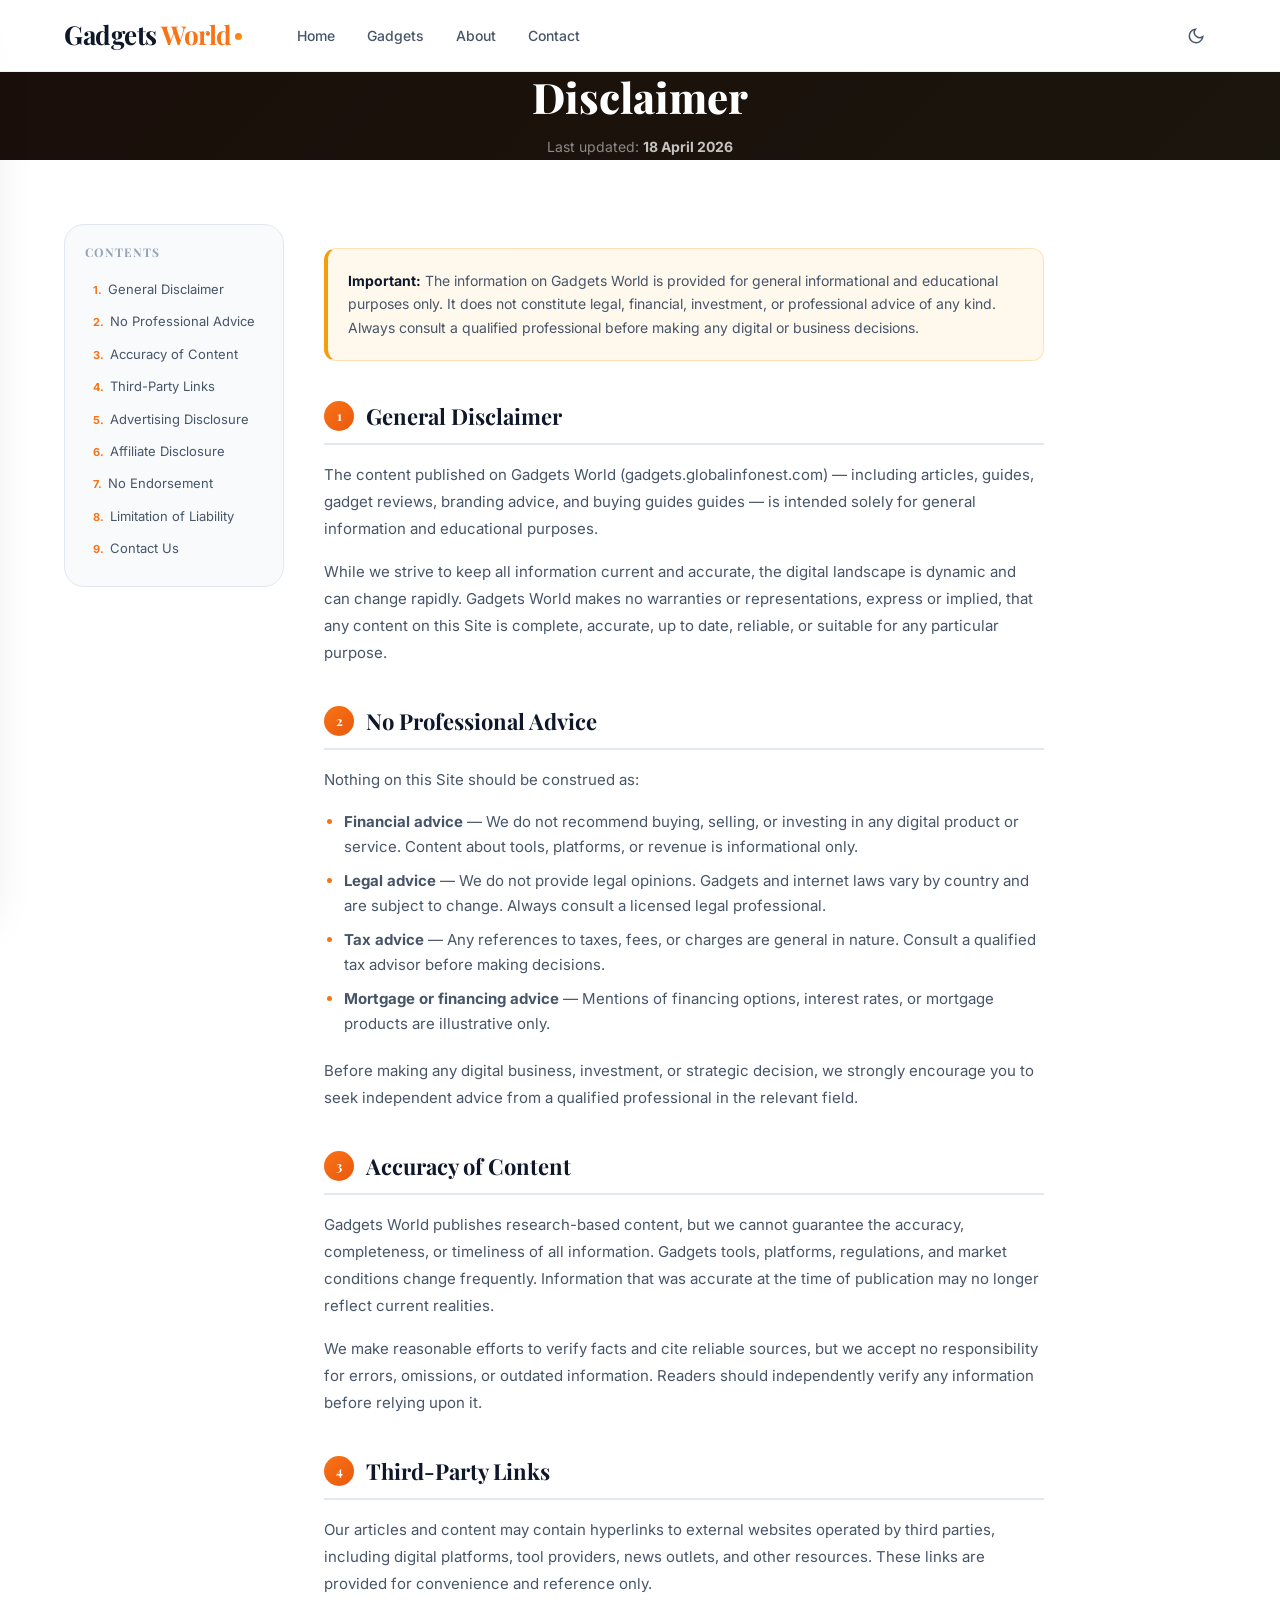
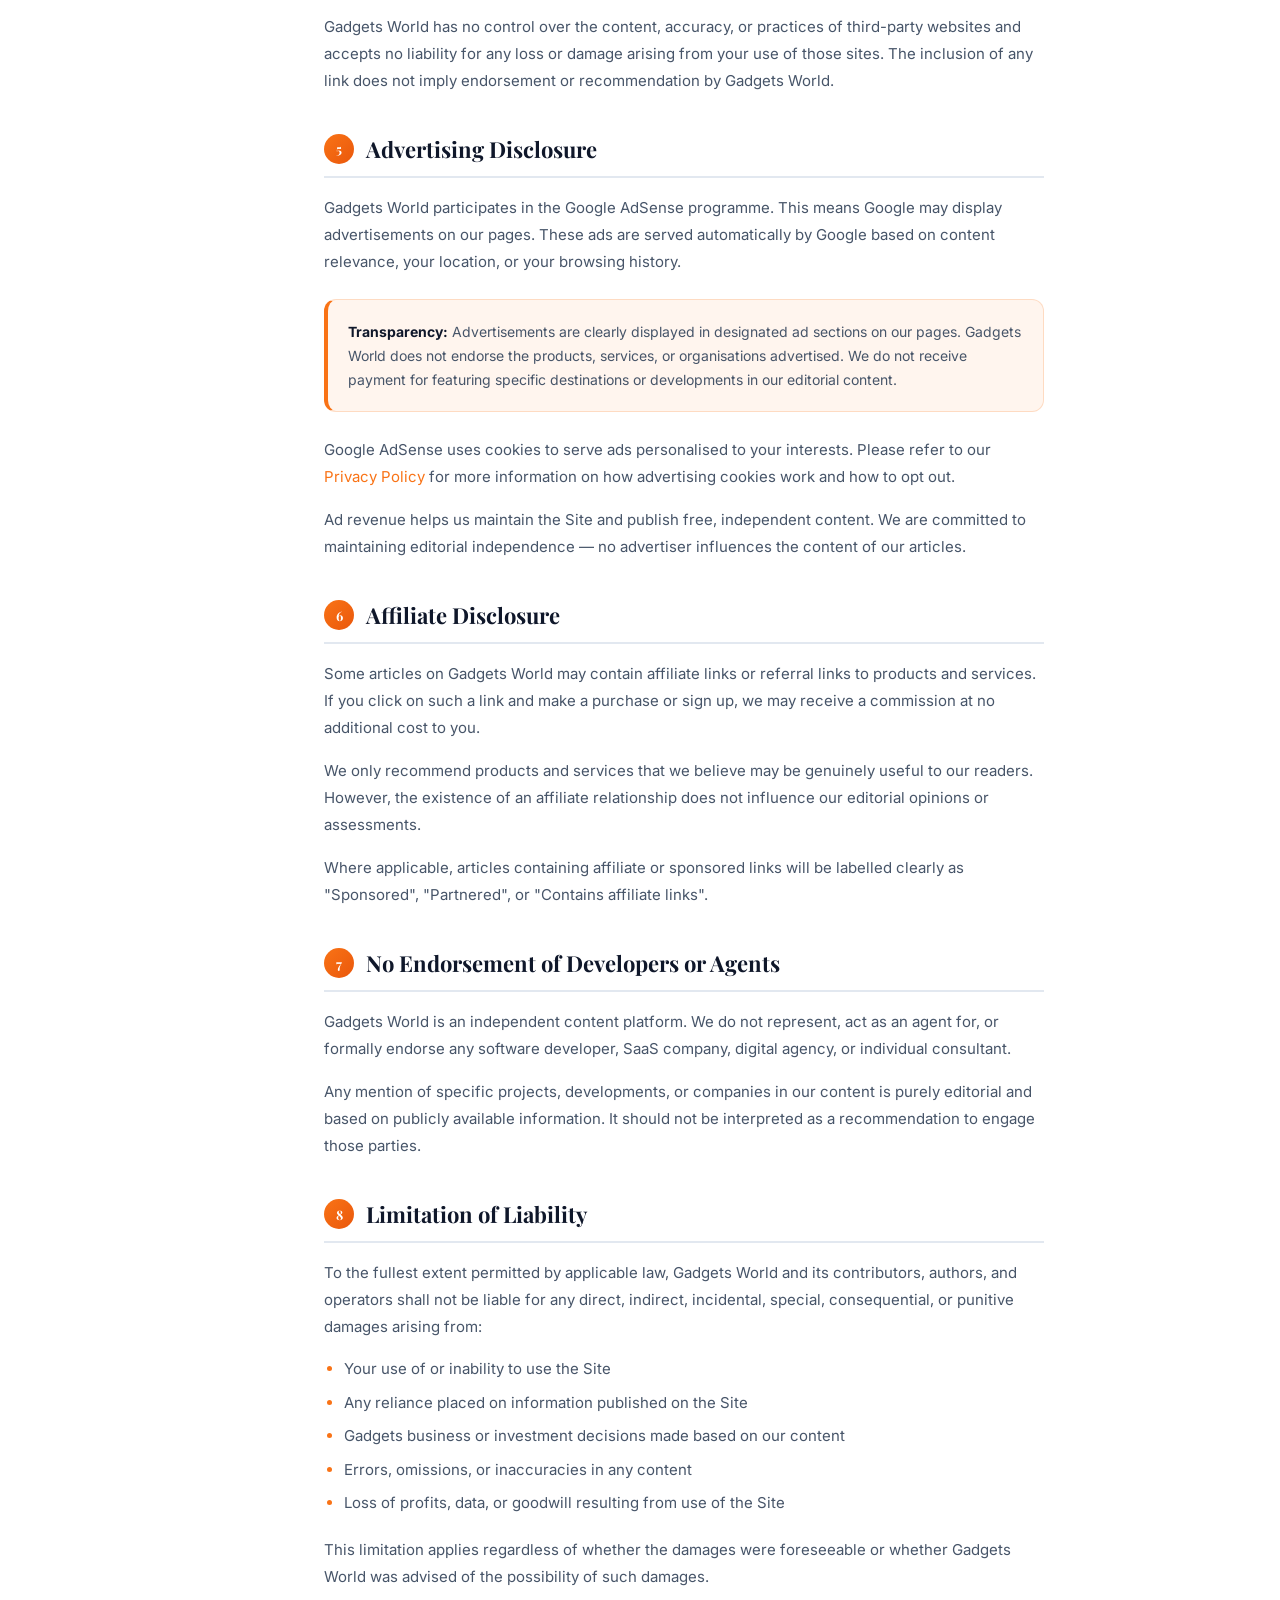
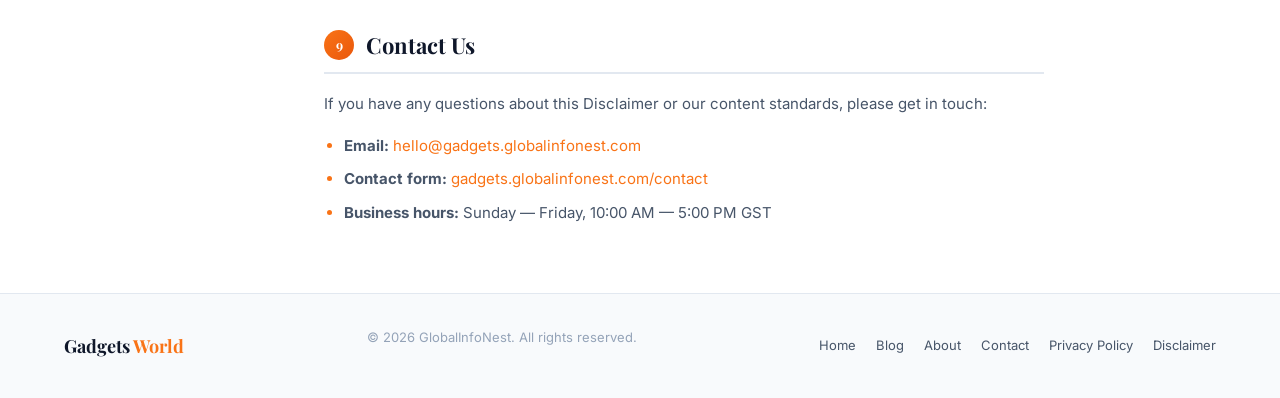
<file: disclaimer/index.html>
<!DOCTYPE html>
<html lang="en" data-theme="light">
<head>
  <meta charset="UTF-8">
  <meta name="viewport" content="width=device-width, initial-scale=1.0">
  <title>Disclaimer | Gadgets World</title>
  <meta name="description" content="Disclaimer for Gadgets World &mdash; our content is for informational purposes only and does not constitute legal, financial, or investment advice.">
  <meta property="og:title" content="Disclaimer | Gadgets World">
  <meta property="og:type" content="website">
  <link rel="canonical" href="/disclaimer">
  <link rel="icon" type="image/svg+xml" href="../assets/icons/favicon.svg">

  <link rel="preconnect" href="https://fonts.googleapis.com">
  <link rel="preconnect" href="https://fonts.gstatic.com" crossorigin>
  <link href="https://fonts.googleapis.com/css2?family=Inter:wght@400;500;600;700&family=Playfair+Display:wght@700;800&display=swap" rel="stylesheet">

  <link rel="stylesheet" href="../assets/css/base.css">
  <link rel="stylesheet" href="../assets/css/header.css">
  <link rel="stylesheet" href="../assets/css/dark-mode.css">

  <!-- Google Analytics -->
  <script async src="https://www.googletagmanager.com/gtag/js?id=G-DBPV8Y3PKE"></script>
  <script>
    window.dataLayer = window.dataLayer || [];
    function gtag(){dataLayer.push(arguments);}
    gtag('js', new Date());
    gtag('config', 'G-DBPV8Y3PKE');
  </script>
  <script src="../assets/js/theme.js"></script>

  <style>
    .page-hero {
      background: linear-gradient(135deg, #1a0f0a 0%, #1a150d 100%);
      padding: var(--sp-14) 0 var(--sp-10);
      text-align: center;
      color: #fff;
    }
    .page-hero h1 {
      font-family: var(--font-heading);
      font-size: clamp(28px, 4vw, 42px);
      font-weight: 800;
      margin-bottom: var(--sp-3);
      color: #fff;
    }
    .page-hero .meta-text { font-size: 14px; color: rgba(255,255,255,0.5); }
    .page-hero .meta-text strong { color: rgba(255,255,255,0.75); }

    .legal-page { padding: var(--sp-12) 0; }
    .legal-layout {
      display: grid;
      grid-template-columns: 220px 1fr;
      gap: var(--sp-10);
      align-items: start;
    }
    .legal-toc {
      position: sticky;
      top: calc(var(--header-height) + var(--sp-5));
      background: var(--color-bg-secondary);
      border: 1px solid var(--color-border);
      border-radius: var(--radius-lg);
      padding: var(--sp-5);
    }
    .legal-toc h3 {
      font-size: 12px;
      font-weight: 700;
      text-transform: uppercase;
      letter-spacing: 1px;
      color: var(--color-text-muted);
      margin-bottom: var(--sp-4);
    }
    .legal-toc ol { list-style: none; padding: 0; margin: 0; counter-reset: toc-counter; }
    .legal-toc ol li { counter-increment: toc-counter; }
    .legal-toc ol li a {
      display: flex;
      align-items: baseline;
      gap: 6px;
      font-size: 13px;
      color: var(--color-text-secondary);
      padding: 5px 8px;
      border-radius: var(--radius-sm);
      transition: all var(--t-base);
      line-height: 1.4;
    }
    .legal-toc ol li a::before {
      content: counter(toc-counter) ".";
      color: var(--color-primary);
      font-weight: 700;
      font-size: 11px;
      flex-shrink: 0;
    }
    .legal-toc ol li a:hover { background: var(--color-primary-light); color: var(--color-primary-dark); }

    .legal-content { max-width: 720px; }
    .legal-content h2 {
      font-family: var(--font-heading);
      font-size: clamp(18px, 2.5vw, 22px);
      margin-top: var(--sp-10);
      margin-bottom: var(--sp-4);
      padding-bottom: var(--sp-3);
      border-bottom: 2px solid var(--color-border);
      scroll-margin-top: calc(var(--header-height) + 16px);
      display: flex;
      align-items: center;
      gap: var(--sp-3);
    }
    .section-num {
      width: 30px; height: 30px;
      border-radius: var(--radius-full);
      background: linear-gradient(135deg, var(--color-primary), var(--color-primary-dark));
      color: #fff;
      font-size: 13px;
      font-weight: 700;
      display: inline-flex;
      align-items: center;
      justify-content: center;
      flex-shrink: 0;
    }
    .legal-content p { font-size: 15px; color: var(--color-text-secondary); line-height: 1.8; margin-bottom: var(--sp-4); }
    .legal-content ul { margin-bottom: var(--sp-5); padding-left: var(--sp-5); }
    .legal-content li { font-size: 15px; color: var(--color-text-secondary); line-height: 1.7; margin-bottom: var(--sp-2); }
    .legal-content li::marker { color: var(--color-primary); }
    .legal-content a { color: var(--color-primary); }
    .legal-content a:hover { text-decoration: underline; }

    .warning-box {
      background: rgba(245, 158, 11, 0.07);
      border: 1px solid rgba(245, 158, 11, 0.25);
      border-left: 4px solid #f59e0b;
      border-radius: var(--radius-md);
      padding: var(--sp-5);
      margin: var(--sp-6) 0;
      font-size: 14px;
      color: var(--color-text-secondary);
      line-height: 1.7;
    }
    .warning-box strong { color: var(--color-text); }
    .info-box {
      background: rgba(249,115,22,0.07);
      border: 1px solid rgba(249,115,22,0.2);
      border-left: 4px solid var(--color-primary);
      border-radius: var(--radius-md);
      padding: var(--sp-5);
      margin: var(--sp-6) 0;
      font-size: 14px;
      color: var(--color-text-secondary);
      line-height: 1.7;
    }
    .info-box strong { color: var(--color-text); }

    /* Footer */
    .site-footer { background: var(--color-bg-secondary); border-top: 1px solid var(--color-border); padding: var(--sp-8) 0; }
    .footer-inner { display: flex; align-items: center; justify-content: space-between; flex-wrap: wrap; gap: var(--sp-4); }
    .footer-brand { font-family: var(--font-heading); font-size: 18px; font-weight: 700; color: var(--color-text); }
    .footer-brand span { color: var(--color-primary); }
    .footer-copy { font-size: 13px; color: var(--color-text-muted); }
    .footer-nav { display: flex; gap: var(--sp-5); flex-wrap: wrap; }
    .footer-link { font-size: 13px; color: var(--color-text-secondary); transition: color var(--t-base); }
    .footer-link:hover { color: var(--color-primary); }

    @media (max-width: 768px) {
      .legal-layout { grid-template-columns: 1fr; }
      .legal-toc { position: static; }
    }
  </style>
</head>
<body>

  <!-- HEADER -->
  <header class="site-header" role="banner" id="site-header">
    <div class="container header-inner">
      <a href="/" class="site-logo" aria-label="Gadgets World home">
        <span class="logo-text">Gadgets<span class="logo-accent"> World</span></span>
        <span class="logo-dot" aria-hidden="true"></span>
      </a>
      <nav class="site-nav" aria-label="Main navigation">
        <a href="/" class="nav-link">Home</a>
        <a href="/blog" class="nav-link">Gadgets</a>
        <a href="/about" class="nav-link">About</a>
        <a href="/contact" class="nav-link">Contact</a>
      </nav>
      <div class="header-controls">
        <button class="icon-btn" data-theme-toggle aria-label="Toggle dark mode" type="button">
          <svg class="icon-moon" width="18" height="18" viewBox="0 0 24 24" fill="none" stroke="currentColor" stroke-width="2" stroke-linecap="round" aria-hidden="true"><path d="M21 12.79A9 9 0 1 1 11.21 3 7 7 0 0 0 21 12.79z"/></svg>
          <svg class="icon-sun" width="18" height="18" viewBox="0 0 24 24" fill="none" stroke="currentColor" stroke-width="2" stroke-linecap="round" aria-hidden="true"><circle cx="12" cy="12" r="5"/><line x1="12" y1="1" x2="12" y2="3"/><line x1="12" y1="21" x2="12" y2="23"/><line x1="4.22" y1="4.22" x2="5.64" y2="5.64"/><line x1="18.36" y1="18.36" x2="19.78" y2="19.78"/><line x1="1" y1="12" x2="3" y2="12"/><line x1="21" y1="12" x2="23" y2="12"/><line x1="4.22" y1="19.78" x2="5.64" y2="18.36"/><line x1="18.36" y1="5.64" x2="19.78" y2="4.22"/></svg>
        </button>
        <button id="hamburger-btn" class="icon-btn" aria-label="Open navigation menu" aria-expanded="false" type="button">
          <svg width="20" height="20" viewBox="0 0 24 24" fill="none" stroke="currentColor" stroke-width="2" stroke-linecap="round" aria-hidden="true"><line x1="3" y1="6" x2="21" y2="6"/><line x1="3" y1="12" x2="21" y2="12"/><line x1="3" y1="18" x2="21" y2="18"/></svg>
        </button>
      </div>
    </div>
  </header>

  <div id="drawer-overlay" class="drawer-overlay" aria-hidden="true"></div>
  <aside id="mobile-drawer" class="mobile-drawer" aria-label="Mobile navigation" role="dialog" aria-modal="true">
    <button id="drawer-close-btn" class="icon-btn drawer-close-btn" aria-label="Close menu" type="button">
      <svg width="18" height="18" viewBox="0 0 24 24" fill="none" stroke="currentColor" stroke-width="2.5" stroke-linecap="round" aria-hidden="true"><line x1="18" y1="6" x2="6" y2="18"/><line x1="6" y1="6" x2="18" y2="18"/></svg>
    </button>
    <span class="drawer-logo">Gadgets<span> World</span></span>
    <nav aria-label="Mobile navigation"><a href="/" class="nav-link">Home</a><a href="/blog" class="nav-link">Gadgets</a><a href="/about" class="nav-link">About</a><a href="/contact" class="nav-link">Contact</a></nav>
  </aside>

  <!-- HERO -->
  <section class="page-hero">
    <div class="container">
      <h1>Disclaimer</h1>
      <p class="meta-text">Last updated: <strong>18 April 2026</strong></p>
    </div>
  </section>

  <section class="legal-page">
    <div class="container">
      <div class="legal-layout">

        <!-- TOC -->
        <nav class="legal-toc" aria-label="Disclaimer sections">
          <h3>Contents</h3>
          <ol>
            <li><a href="#general">General Disclaimer</a></li>
            <li><a href="#no-professional-advice">No Professional Advice</a></li>
            <li><a href="#accuracy">Accuracy of Content</a></li>
            <li><a href="#third-party-links">Third-Party Links</a></li>
            <li><a href="#advertising">Advertising Disclosure</a></li>
            <li><a href="#affiliate">Affiliate Disclosure</a></li>
            <li><a href="#no-endorsement">No Endorsement</a></li>
            <li><a href="#limitation">Limitation of Liability</a></li>
            <li><a href="#contact-us">Contact Us</a></li>
          </ol>
        </nav>

        <!-- Content -->
        <div class="legal-content">

          <div class="warning-box">
            <strong>Important:</strong> The information on Gadgets World is provided for general informational and educational purposes only. It does not constitute legal, financial, investment, or professional advice of any kind. Always consult a qualified professional before making any digital or business decisions.
          </div>

          <h2 id="general"><span class="section-num">1</span> General Disclaimer</h2>
          <p>The content published on Gadgets World (gadgets.globalinfonest.com) &mdash; including articles, guides, gadget reviews, branding advice, and buying guides guides &mdash; is intended solely for general information and educational purposes.</p>
          <p>While we strive to keep all information current and accurate, the digital landscape is dynamic and can change rapidly. Gadgets World makes no warranties or representations, express or implied, that any content on this Site is complete, accurate, up to date, reliable, or suitable for any particular purpose.</p>

          <h2 id="no-professional-advice"><span class="section-num">2</span> No Professional Advice</h2>
          <p>Nothing on this Site should be construed as:</p>
          <ul>
            <li><strong>Financial advice</strong> &mdash; We do not recommend buying, selling, or investing in any digital product or service. Content about tools, platforms, or revenue is informational only.</li>
            <li><strong>Legal advice</strong> &mdash; We do not provide legal opinions. Gadgets and internet laws vary by country and are subject to change. Always consult a licensed legal professional.</li>
            <li><strong>Tax advice</strong> &mdash; Any references to taxes, fees, or charges are general in nature. Consult a qualified tax advisor before making decisions.</li>
            <li><strong>Mortgage or financing advice</strong> &mdash; Mentions of financing options, interest rates, or mortgage products are illustrative only.</li>
          </ul>
          <p>Before making any digital business, investment, or strategic decision, we strongly encourage you to seek independent advice from a qualified professional in the relevant field.</p>

          <h2 id="accuracy"><span class="section-num">3</span> Accuracy of Content</h2>
          <p>Gadgets World publishes research-based content, but we cannot guarantee the accuracy, completeness, or timeliness of all information. Gadgets tools, platforms, regulations, and market conditions change frequently. Information that was accurate at the time of publication may no longer reflect current realities.</p>
          <p>We make reasonable efforts to verify facts and cite reliable sources, but we accept no responsibility for errors, omissions, or outdated information. Readers should independently verify any information before relying upon it.</p>

          <h2 id="third-party-links"><span class="section-num">4</span> Third-Party Links</h2>
          <p>Our articles and content may contain hyperlinks to external websites operated by third parties, including digital platforms, tool providers, news outlets, and other resources. These links are provided for convenience and reference only.</p>
          <p>Gadgets World has no control over the content, accuracy, or practices of third-party websites and accepts no liability for any loss or damage arising from your use of those sites. The inclusion of any link does not imply endorsement or recommendation by Gadgets World.</p>

          <h2 id="advertising"><span class="section-num">5</span> Advertising Disclosure</h2>
          <p>Gadgets World participates in the Google AdSense programme. This means Google may display advertisements on our pages. These ads are served automatically by Google based on content relevance, your location, or your browsing history.</p>
          <div class="info-box">
            <strong>Transparency:</strong> Advertisements are clearly displayed in designated ad sections on our pages. Gadgets World does not endorse the products, services, or organisations advertised. We do not receive payment for featuring specific destinations or developments in our editorial content.
          </div>
          <p>Google AdSense uses cookies to serve ads personalised to your interests. Please refer to our <a href="/privacy-policy">Privacy Policy</a> for more information on how advertising cookies work and how to opt out.</p>
          <p>Ad revenue helps us maintain the Site and publish free, independent content. We are committed to maintaining editorial independence &mdash; no advertiser influences the content of our articles.</p>

          <h2 id="affiliate"><span class="section-num">6</span> Affiliate Disclosure</h2>
          <p>Some articles on Gadgets World may contain affiliate links or referral links to products and services. If you click on such a link and make a purchase or sign up, we may receive a commission at no additional cost to you.</p>
          <p>We only recommend products and services that we believe may be genuinely useful to our readers. However, the existence of an affiliate relationship does not influence our editorial opinions or assessments.</p>
          <p>Where applicable, articles containing affiliate or sponsored links will be labelled clearly as "Sponsored", "Partnered", or "Contains affiliate links".</p>

          <h2 id="no-endorsement"><span class="section-num">7</span> No Endorsement of Developers or Agents</h2>
          <p>Gadgets World is an independent content platform. We do not represent, act as an agent for, or formally endorse any software developer, SaaS company, digital agency, or individual consultant.</p>
          <p>Any mention of specific projects, developments, or companies in our content is purely editorial and based on publicly available information. It should not be interpreted as a recommendation to engage those parties.</p>

          <h2 id="limitation"><span class="section-num">8</span> Limitation of Liability</h2>
          <p>To the fullest extent permitted by applicable law, Gadgets World and its contributors, authors, and operators shall not be liable for any direct, indirect, incidental, special, consequential, or punitive damages arising from:</p>
          <ul>
            <li>Your use of or inability to use the Site</li>
            <li>Any reliance placed on information published on the Site</li>
            <li>Gadgets business or investment decisions made based on our content</li>
            <li>Errors, omissions, or inaccuracies in any content</li>
            <li>Loss of profits, data, or goodwill resulting from use of the Site</li>
          </ul>
          <p>This limitation applies regardless of whether the damages were foreseeable or whether Gadgets World was advised of the possibility of such damages.</p>

          <h2 id="contact-us"><span class="section-num">9</span> Contact Us</h2>
          <p>If you have any questions about this Disclaimer or our content standards, please get in touch:</p>
          <ul>
            <li><strong>Email:</strong> <a href="mailto:hello@gadgets.globalinfonest.com">hello@gadgets.globalinfonest.com</a></li>
            <li><strong>Contact form:</strong> <a href="/contact">gadgets.globalinfonest.com/contact</a></li>
            <li><strong>Business hours:</strong> Sunday &mdash; Friday, 10:00 AM &mdash; 5:00 PM GST</li>
          </ul>

        </div>
      </div>
    </div>
  </section>

  <!-- FOOTER -->
  <footer class="site-footer" aria-label="Site footer">
    <div class="container footer-inner">
      <span class="footer-brand">Gadgets<span> World</span></span>
      <p class="footer-copy">&copy; 2026 GlobalInfoNest. All rights reserved.</p>
      <nav class="footer-nav" aria-label="Footer navigation">
        <a href="/" class="footer-link">Home</a>
        <a href="/blog" class="footer-link">Blog</a>
        <a href="/about" class="footer-link">About</a>
        <a href="/contact" class="footer-link">Contact</a>
        <a href="/privacy-policy" class="footer-link">Privacy Policy</a>
        <a href="/disclaimer" class="footer-link">Disclaimer</a>
      </nav>
    </div>
  </footer>

  <script src="../assets/js/header.js" defer></script>
</body>
</html>
</file>
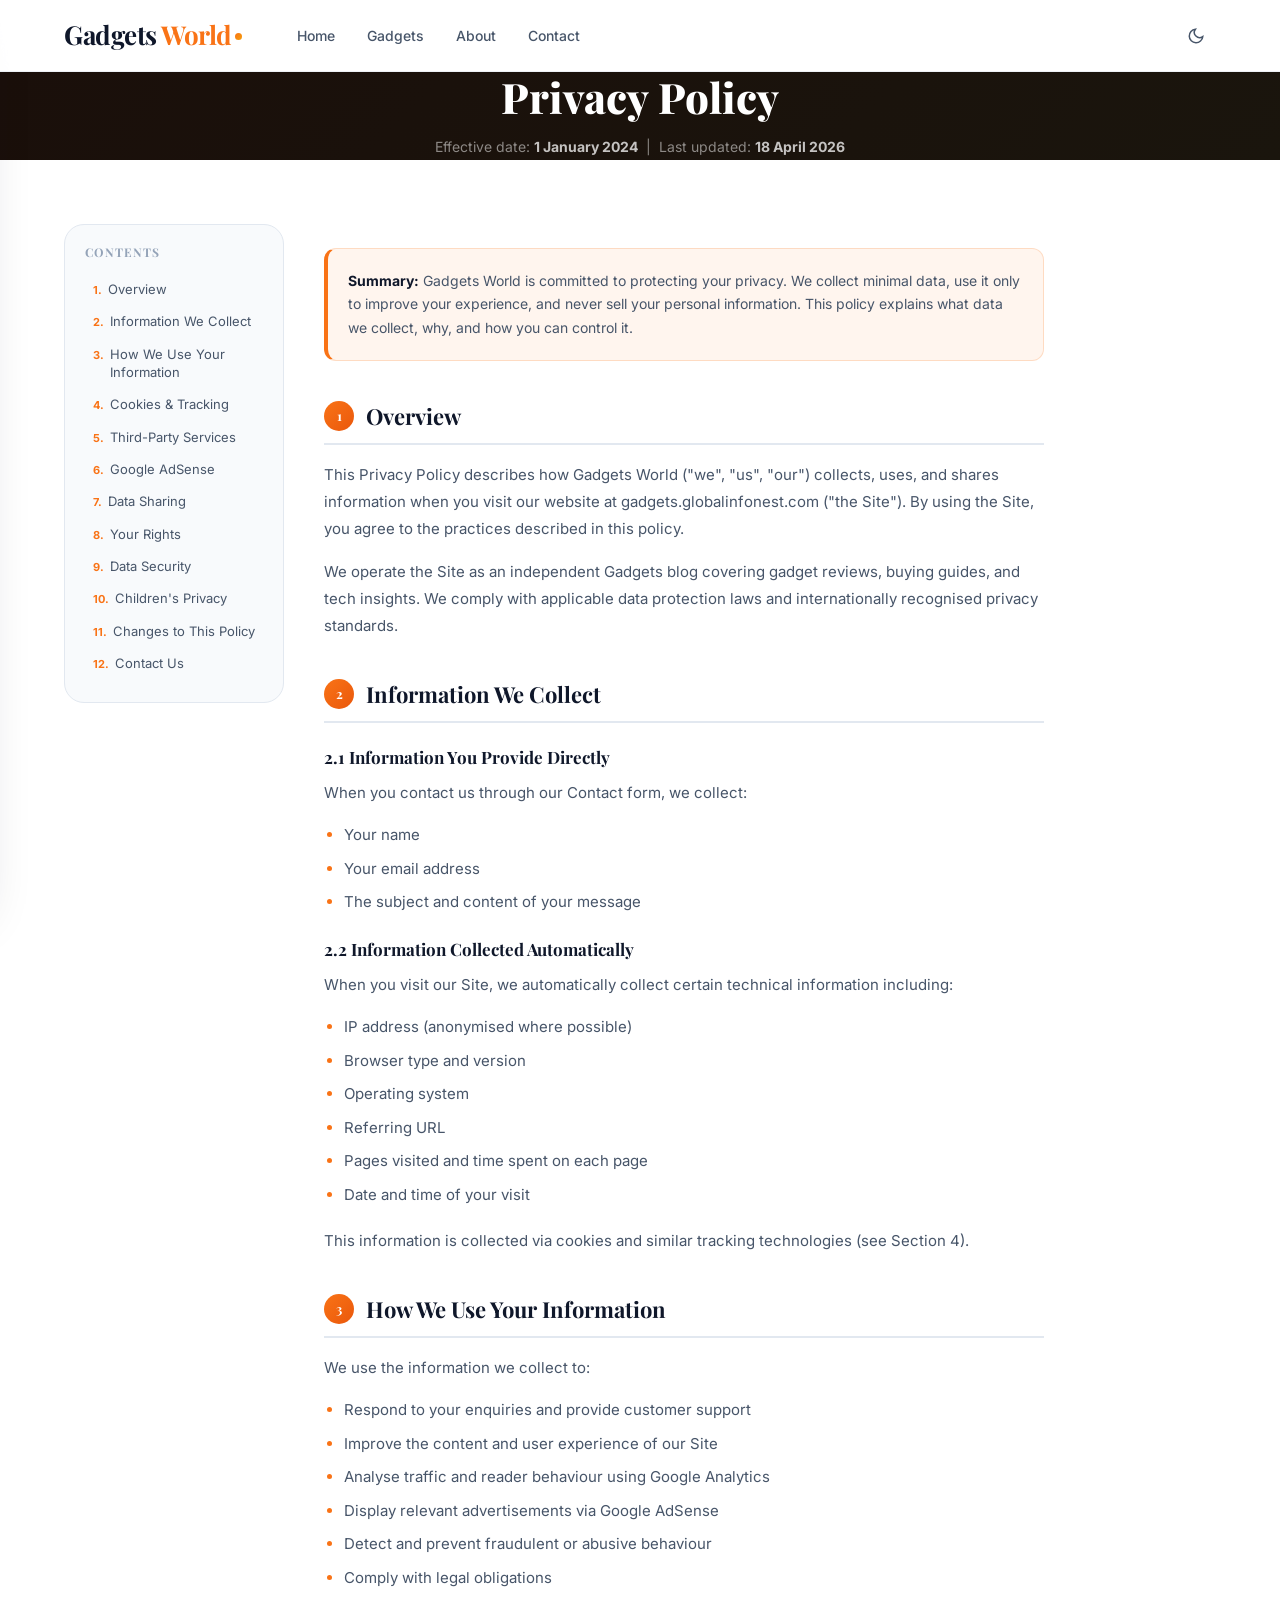
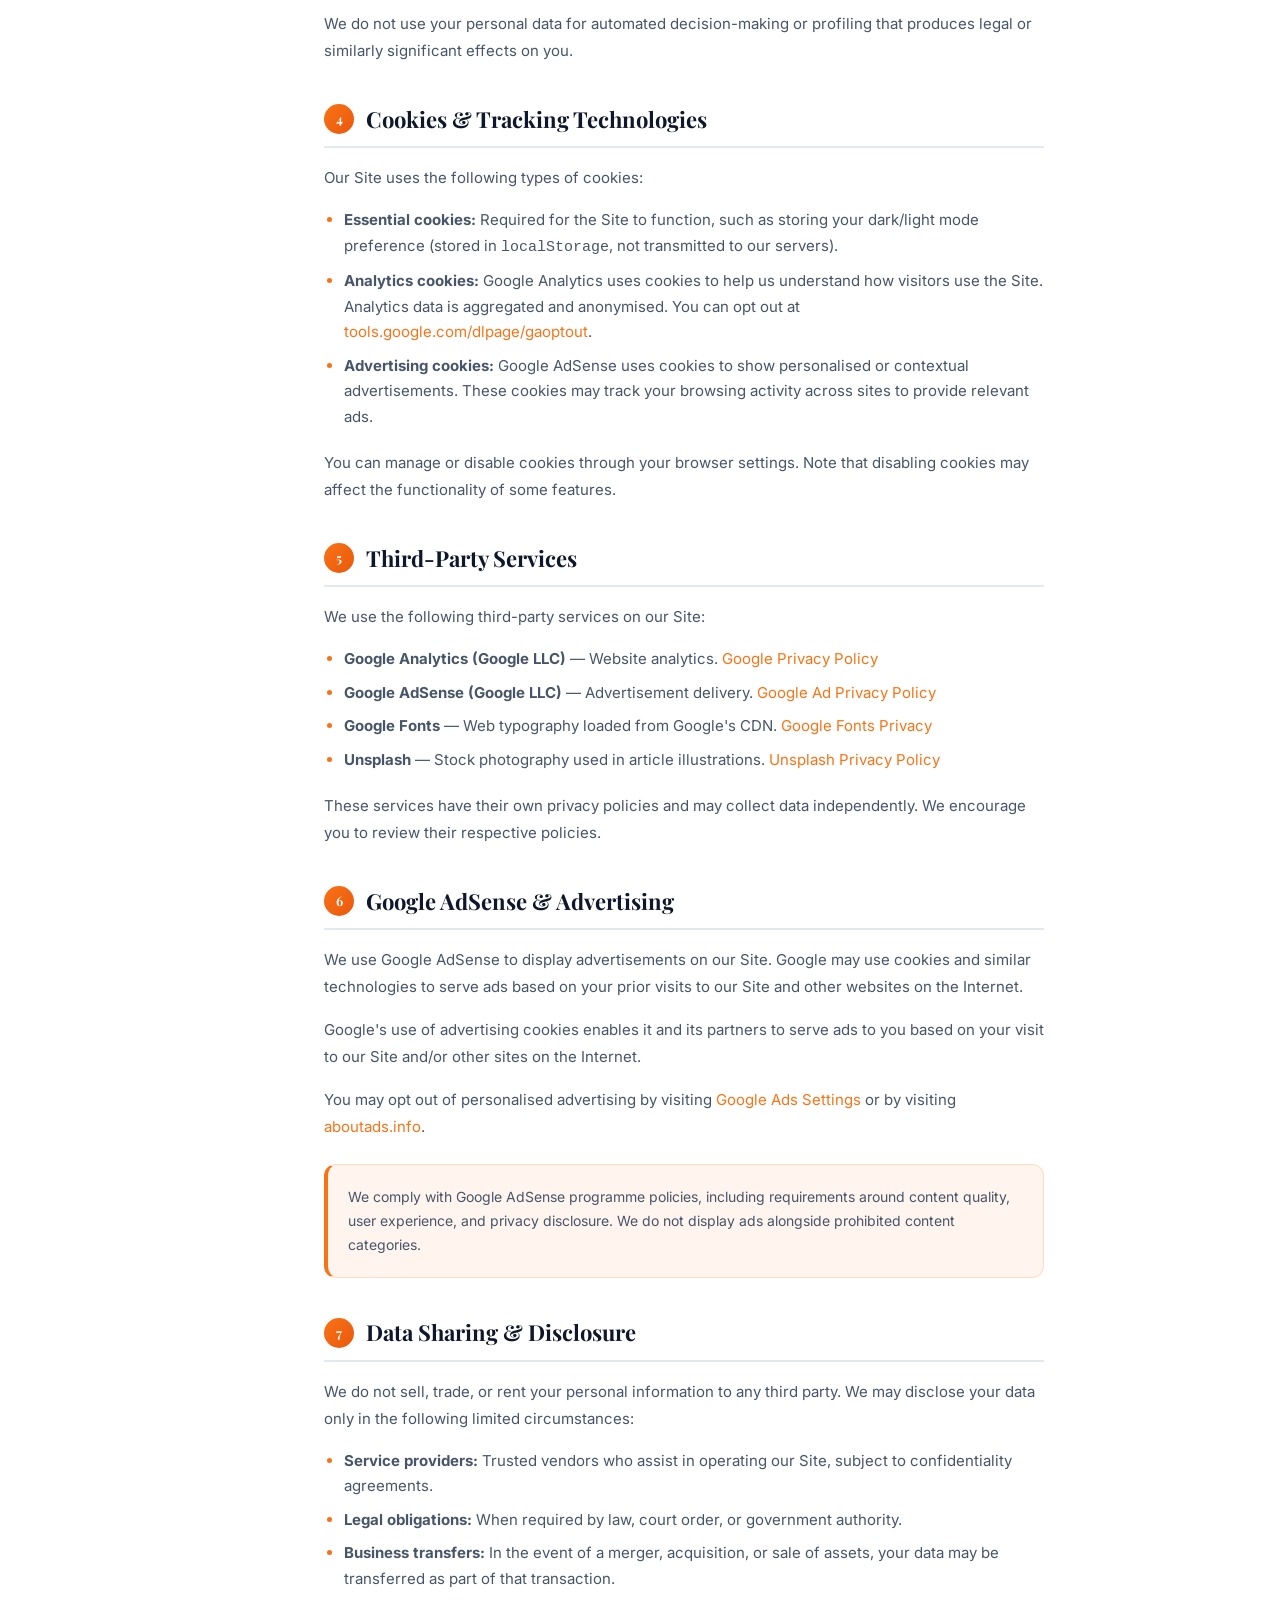
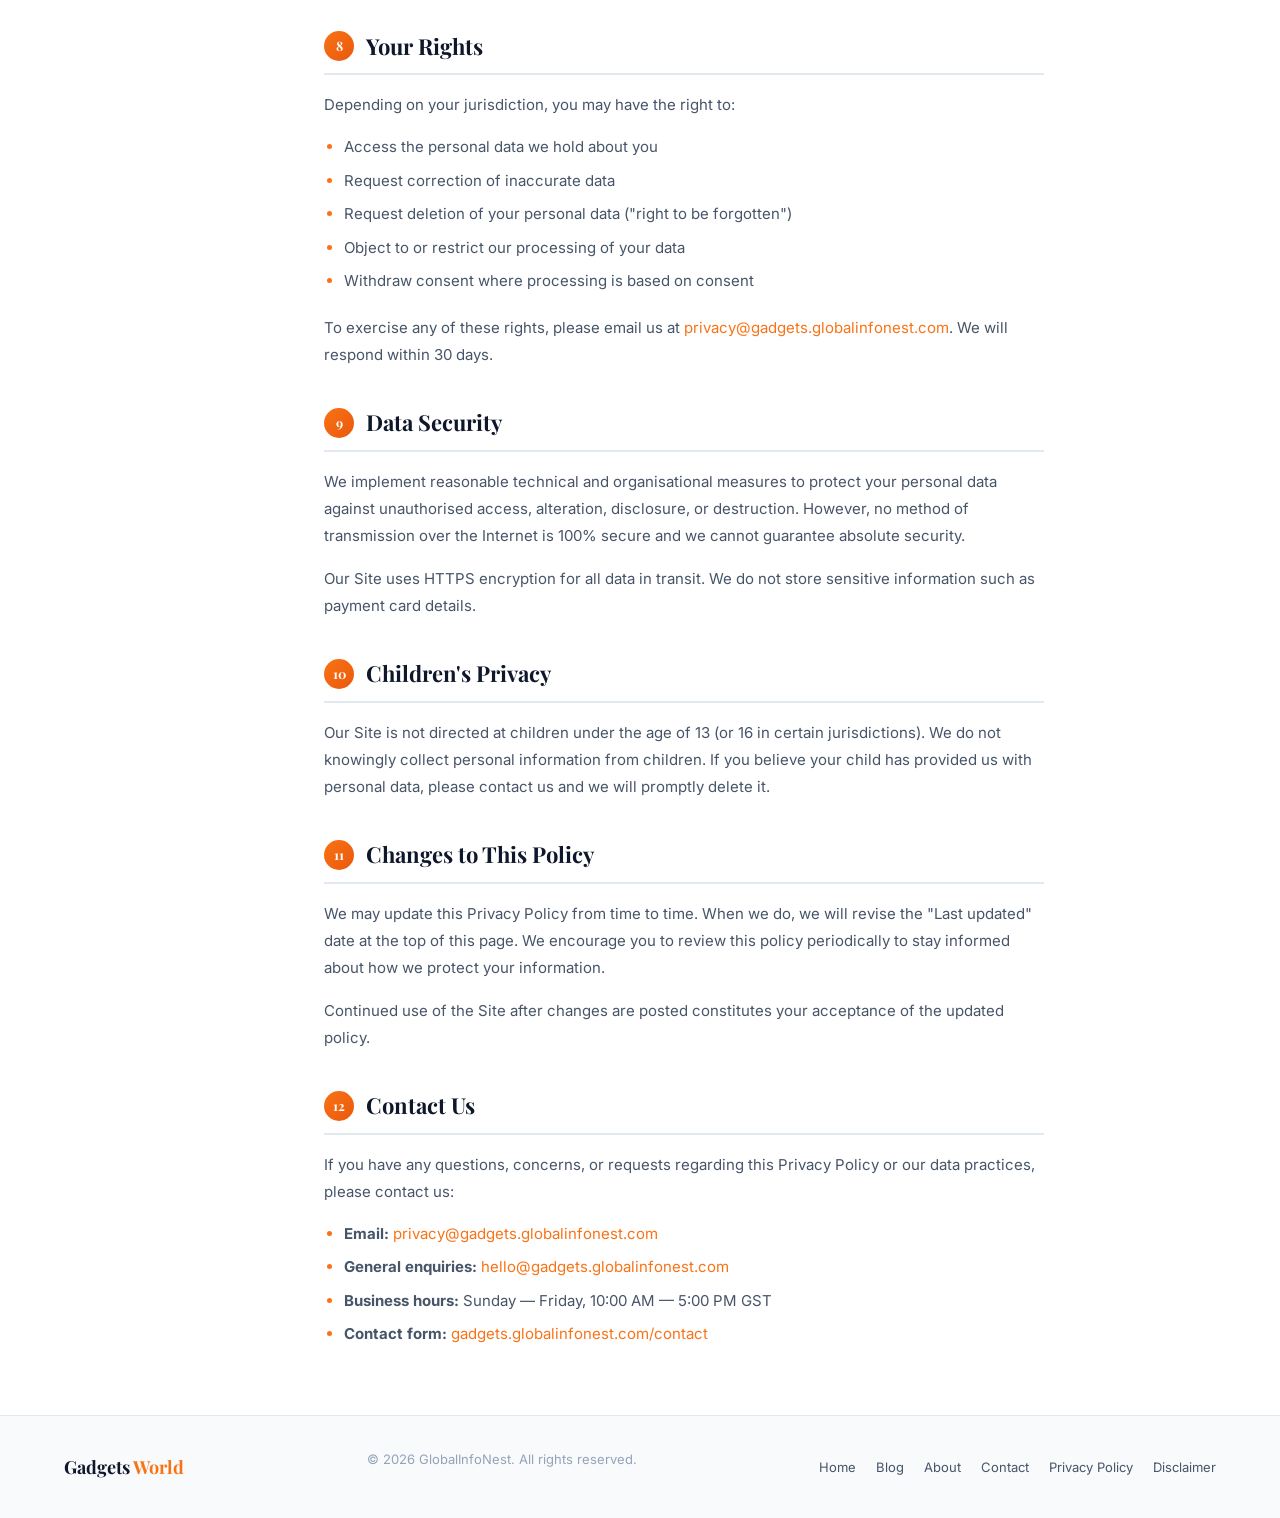
<file: privacy-policy/index.html>
<!DOCTYPE html>
<html lang="en" data-theme="light">
<head>
  <meta charset="UTF-8">
  <meta name="viewport" content="width=device-width, initial-scale=1.0">
  <title>Privacy Policy | Gadgets World</title>
  <meta name="description" content="Gadgets World's Privacy Policy &mdash; how we collect, use, and protect your personal information in accordance with applicable data protection laws.">
  <meta property="og:title" content="Privacy Policy | Gadgets World">
  <meta property="og:type" content="website">
  <link rel="canonical" href="/privacy-policy">
  <link rel="icon" type="image/svg+xml" href="../assets/icons/favicon.svg">

  <link rel="preconnect" href="https://fonts.googleapis.com">
  <link rel="preconnect" href="https://fonts.gstatic.com" crossorigin>
  <link href="https://fonts.googleapis.com/css2?family=Inter:wght@400;500;600;700&family=Playfair+Display:wght@700;800&display=swap" rel="stylesheet">

  <link rel="stylesheet" href="../assets/css/base.css">
  <link rel="stylesheet" href="../assets/css/header.css">
  <link rel="stylesheet" href="../assets/css/dark-mode.css">

  <!-- Google Analytics -->
  <script async src="https://www.googletagmanager.com/gtag/js?id=G-DBPV8Y3PKE"></script>
  <script>
    window.dataLayer = window.dataLayer || [];
    function gtag(){dataLayer.push(arguments);}
    gtag('js', new Date());
    gtag('config', 'G-DBPV8Y3PKE');
  </script>
  <script src="../assets/js/theme.js"></script>

  <style>
    .page-hero {
      background: linear-gradient(135deg, #1a0f0a 0%, #1a150d 100%);
      padding: var(--sp-14) 0 var(--sp-10);
      text-align: center;
      color: #fff;
    }
    .page-hero h1 {
      font-family: var(--font-heading);
      font-size: clamp(28px, 4vw, 42px);
      font-weight: 800;
      margin-bottom: var(--sp-3);
      color: #fff;
    }
    .page-hero .meta-text {
      font-size: 14px;
      color: rgba(255,255,255,0.5);
    }
    .page-hero .meta-text strong { color: rgba(255,255,255,0.75); }

    .legal-page { padding: var(--sp-12) 0; }
    .legal-layout {
      display: grid;
      grid-template-columns: 220px 1fr;
      gap: var(--sp-10);
      align-items: start;
    }
    /* Sticky TOC */
    .legal-toc {
      position: sticky;
      top: calc(var(--header-height) + var(--sp-5));
      background: var(--color-bg-secondary);
      border: 1px solid var(--color-border);
      border-radius: var(--radius-lg);
      padding: var(--sp-5);
    }
    .legal-toc h3 {
      font-size: 12px;
      font-weight: 700;
      text-transform: uppercase;
      letter-spacing: 1px;
      color: var(--color-text-muted);
      margin-bottom: var(--sp-4);
    }
    .legal-toc ol { list-style: none; padding: 0; margin: 0; counter-reset: toc-counter; }
    .legal-toc ol li { counter-increment: toc-counter; }
    .legal-toc ol li a {
      display: flex;
      align-items: baseline;
      gap: 6px;
      font-size: 13px;
      color: var(--color-text-secondary);
      padding: 5px 8px;
      border-radius: var(--radius-sm);
      transition: all var(--t-base);
      line-height: 1.4;
    }
    .legal-toc ol li a::before {
      content: counter(toc-counter) ".";
      color: var(--color-primary);
      font-weight: 700;
      font-size: 11px;
      flex-shrink: 0;
    }
    .legal-toc ol li a:hover { background: var(--color-primary-light); color: var(--color-primary-dark); }

    /* Content */
    .legal-content { max-width: 720px; }
    .legal-content h2 {
      font-family: var(--font-heading);
      font-size: clamp(18px, 2.5vw, 22px);
      margin-top: var(--sp-10);
      margin-bottom: var(--sp-4);
      padding-bottom: var(--sp-3);
      border-bottom: 2px solid var(--color-border);
      scroll-margin-top: calc(var(--header-height) + 16px);
      display: flex;
      align-items: center;
      gap: var(--sp-3);
    }
    .section-num {
      width: 30px; height: 30px;
      border-radius: var(--radius-full);
      background: linear-gradient(135deg, var(--color-primary), var(--color-primary-dark));
      color: #fff;
      font-size: 13px;
      font-weight: 700;
      display: inline-flex;
      align-items: center;
      justify-content: center;
      flex-shrink: 0;
    }
    .legal-content p { font-size: 15px; color: var(--color-text-secondary); line-height: 1.8; margin-bottom: var(--sp-4); }
    .legal-content ul { margin-bottom: var(--sp-5); padding-left: var(--sp-5); }
    .legal-content li { font-size: 15px; color: var(--color-text-secondary); line-height: 1.7; margin-bottom: var(--sp-2); }
    .legal-content li::marker { color: var(--color-primary); }
    .legal-content h3 { font-family: var(--font-heading); font-size: 17px; margin: var(--sp-6) 0 var(--sp-3); color: var(--color-text); }
    .legal-content a { color: var(--color-primary); }
    .legal-content a:hover { text-decoration: underline; }

    .info-box {
      background: rgba(249,115,22,0.07);
      border: 1px solid rgba(249,115,22,0.2);
      border-left: 4px solid var(--color-primary);
      border-radius: var(--radius-md);
      padding: var(--sp-5);
      margin: var(--sp-6) 0;
      font-size: 14px;
      color: var(--color-text-secondary);
      line-height: 1.7;
    }
    .info-box strong { color: var(--color-text); }

    /* Footer */
    .site-footer { background: var(--color-bg-secondary); border-top: 1px solid var(--color-border); padding: var(--sp-8) 0; }
    .footer-inner { display: flex; align-items: center; justify-content: space-between; flex-wrap: wrap; gap: var(--sp-4); }
    .footer-brand { font-family: var(--font-heading); font-size: 18px; font-weight: 700; color: var(--color-text); }
    .footer-brand span { color: var(--color-primary); }
    .footer-copy { font-size: 13px; color: var(--color-text-muted); }
    .footer-nav { display: flex; gap: var(--sp-5); flex-wrap: wrap; }
    .footer-link { font-size: 13px; color: var(--color-text-secondary); transition: color var(--t-base); }
    .footer-link:hover { color: var(--color-primary); }

    @media (max-width: 768px) {
      .legal-layout { grid-template-columns: 1fr; }
      .legal-toc { position: static; }
    }
  </style>
</head>
<body>

  <!-- HEADER -->
  <header class="site-header" role="banner" id="site-header">
    <div class="container header-inner">
      <a href="/" class="site-logo" aria-label="Gadgets World home">
        <span class="logo-text">Gadgets<span class="logo-accent"> World</span></span>
        <span class="logo-dot" aria-hidden="true"></span>
      </a>
      <nav class="site-nav" aria-label="Main navigation">
        <a href="/" class="nav-link">Home</a>
        <a href="/blog" class="nav-link">Gadgets</a>
        <a href="/about" class="nav-link">About</a>
        <a href="/contact" class="nav-link">Contact</a>
      </nav>
      <div class="header-controls">
        <button class="icon-btn" data-theme-toggle aria-label="Toggle dark mode" type="button">
          <svg class="icon-moon" width="18" height="18" viewBox="0 0 24 24" fill="none" stroke="currentColor" stroke-width="2" stroke-linecap="round" aria-hidden="true"><path d="M21 12.79A9 9 0 1 1 11.21 3 7 7 0 0 0 21 12.79z"/></svg>
          <svg class="icon-sun" width="18" height="18" viewBox="0 0 24 24" fill="none" stroke="currentColor" stroke-width="2" stroke-linecap="round" aria-hidden="true"><circle cx="12" cy="12" r="5"/><line x1="12" y1="1" x2="12" y2="3"/><line x1="12" y1="21" x2="12" y2="23"/><line x1="4.22" y1="4.22" x2="5.64" y2="5.64"/><line x1="18.36" y1="18.36" x2="19.78" y2="19.78"/><line x1="1" y1="12" x2="3" y2="12"/><line x1="21" y1="12" x2="23" y2="12"/><line x1="4.22" y1="19.78" x2="5.64" y2="18.36"/><line x1="18.36" y1="5.64" x2="19.78" y2="4.22"/></svg>
        </button>
        <button id="hamburger-btn" class="icon-btn" aria-label="Open navigation menu" aria-expanded="false" type="button">
          <svg width="20" height="20" viewBox="0 0 24 24" fill="none" stroke="currentColor" stroke-width="2" stroke-linecap="round" aria-hidden="true"><line x1="3" y1="6" x2="21" y2="6"/><line x1="3" y1="12" x2="21" y2="12"/><line x1="3" y1="18" x2="21" y2="18"/></svg>
        </button>
      </div>
    </div>
  </header>

  <div id="drawer-overlay" class="drawer-overlay" aria-hidden="true"></div>
  <aside id="mobile-drawer" class="mobile-drawer" aria-label="Mobile navigation" role="dialog" aria-modal="true">
    <button id="drawer-close-btn" class="icon-btn drawer-close-btn" aria-label="Close menu" type="button">
      <svg width="18" height="18" viewBox="0 0 24 24" fill="none" stroke="currentColor" stroke-width="2.5" stroke-linecap="round" aria-hidden="true"><line x1="18" y1="6" x2="6" y2="18"/><line x1="6" y1="6" x2="18" y2="18"/></svg>
    </button>
    <span class="drawer-logo">Gadgets<span> World</span></span>
    <nav aria-label="Mobile navigation"><a href="/" class="nav-link">Home</a><a href="/blog" class="nav-link">Gadgets</a><a href="/about" class="nav-link">About</a><a href="/contact" class="nav-link">Contact</a></nav>
  </aside>

  <!-- HERO -->
  <section class="page-hero">
    <div class="container">
      <h1>Privacy Policy</h1>
      <p class="meta-text">Effective date: <strong>1 January 2024</strong> &nbsp;|&nbsp; Last updated: <strong>18 April 2026</strong></p>
    </div>
  </section>

  <section class="legal-page">
    <div class="container">
      <div class="legal-layout">

        <!-- TOC -->
        <nav class="legal-toc" aria-label="Privacy policy sections">
          <h3>Contents</h3>
          <ol>
            <li><a href="#overview">Overview</a></li>
            <li><a href="#information-we-collect">Information We Collect</a></li>
            <li><a href="#how-we-use">How We Use Your Information</a></li>
            <li><a href="#cookies">Cookies &amp; Tracking</a></li>
            <li><a href="#third-parties">Third-Party Services</a></li>
            <li><a href="#google-adsense">Google AdSense</a></li>
            <li><a href="#data-sharing">Data Sharing</a></li>
            <li><a href="#your-rights">Your Rights</a></li>
            <li><a href="#data-security">Data Security</a></li>
            <li><a href="#childrens-privacy">Children's Privacy</a></li>
            <li><a href="#changes">Changes to This Policy</a></li>
            <li><a href="#contact-us">Contact Us</a></li>
          </ol>
        </nav>

        <!-- Content -->
        <div class="legal-content">

          <div class="info-box">
            <strong>Summary:</strong> Gadgets World is committed to protecting your privacy. We collect minimal data, use it only to improve your experience, and never sell your personal information. This policy explains what data we collect, why, and how you can control it.
          </div>

          <h2 id="overview"><span class="section-num">1</span> Overview</h2>
          <p>This Privacy Policy describes how Gadgets World ("we", "us", "our") collects, uses, and shares information when you visit our website at gadgets.globalinfonest.com ("the Site"). By using the Site, you agree to the practices described in this policy.</p>
          <p>We operate the Site as an independent Gadgets blog covering gadget reviews, buying guides, and tech insights. We comply with applicable data protection laws and internationally recognised privacy standards.</p>

          <h2 id="information-we-collect"><span class="section-num">2</span> Information We Collect</h2>
          <h3>2.1 Information You Provide Directly</h3>
          <p>When you contact us through our Contact form, we collect:</p>
          <ul>
            <li>Your name</li>
            <li>Your email address</li>
            <li>The subject and content of your message</li>
          </ul>
          <h3>2.2 Information Collected Automatically</h3>
          <p>When you visit our Site, we automatically collect certain technical information including:</p>
          <ul>
            <li>IP address (anonymised where possible)</li>
            <li>Browser type and version</li>
            <li>Operating system</li>
            <li>Referring URL</li>
            <li>Pages visited and time spent on each page</li>
            <li>Date and time of your visit</li>
          </ul>
          <p>This information is collected via cookies and similar tracking technologies (see Section 4).</p>

          <h2 id="how-we-use"><span class="section-num">3</span> How We Use Your Information</h2>
          <p>We use the information we collect to:</p>
          <ul>
            <li>Respond to your enquiries and provide customer support</li>
            <li>Improve the content and user experience of our Site</li>
            <li>Analyse traffic and reader behaviour using Google Analytics</li>
            <li>Display relevant advertisements via Google AdSense</li>
            <li>Detect and prevent fraudulent or abusive behaviour</li>
            <li>Comply with legal obligations</li>
          </ul>
          <p>We do not use your personal data for automated decision-making or profiling that produces legal or similarly significant effects on you.</p>

          <h2 id="cookies"><span class="section-num">4</span> Cookies &amp; Tracking Technologies</h2>
          <p>Our Site uses the following types of cookies:</p>
          <ul>
            <li><strong>Essential cookies:</strong> Required for the Site to function, such as storing your dark/light mode preference (stored in <code>localStorage</code>, not transmitted to our servers).</li>
            <li><strong>Analytics cookies:</strong> Google Analytics uses cookies to help us understand how visitors use the Site. Analytics data is aggregated and anonymised. You can opt out at <a href="https://tools.google.com/dlpage/gaoptout" rel="noopener noreferrer" target="_blank">tools.google.com/dlpage/gaoptout</a>.</li>
            <li><strong>Advertising cookies:</strong> Google AdSense uses cookies to show personalised or contextual advertisements. These cookies may track your browsing activity across sites to provide relevant ads.</li>
          </ul>
          <p>You can manage or disable cookies through your browser settings. Note that disabling cookies may affect the functionality of some features.</p>

          <h2 id="third-parties"><span class="section-num">5</span> Third-Party Services</h2>
          <p>We use the following third-party services on our Site:</p>
          <ul>
            <li><strong>Google Analytics (Google LLC)</strong> &mdash; Website analytics. <a href="https://policies.google.com/privacy" rel="noopener noreferrer" target="_blank">Google Privacy Policy</a></li>
            <li><strong>Google AdSense (Google LLC)</strong> &mdash; Advertisement delivery. <a href="https://policies.google.com/technologies/ads" rel="noopener noreferrer" target="_blank">Google Ad Privacy Policy</a></li>
            <li><strong>Google Fonts</strong> &mdash; Web typography loaded from Google's CDN. <a href="https://developers.google.com/fonts/faq/privacy" rel="noopener noreferrer" target="_blank">Google Fonts Privacy</a></li>
            <li><strong>Unsplash</strong> &mdash; Stock photography used in article illustrations. <a href="https://unsplash.com/privacy" rel="noopener noreferrer" target="_blank">Unsplash Privacy Policy</a></li>
          </ul>
          <p>These services have their own privacy policies and may collect data independently. We encourage you to review their respective policies.</p>

          <h2 id="google-adsense"><span class="section-num">6</span> Google AdSense &amp; Advertising</h2>
          <p>We use Google AdSense to display advertisements on our Site. Google may use cookies and similar technologies to serve ads based on your prior visits to our Site and other websites on the Internet.</p>
          <p>Google's use of advertising cookies enables it and its partners to serve ads to you based on your visit to our Site and/or other sites on the Internet.</p>
          <p>You may opt out of personalised advertising by visiting <a href="https://www.google.com/settings/ads" rel="noopener noreferrer" target="_blank">Google Ads Settings</a> or by visiting <a href="https://www.aboutads.info" rel="noopener noreferrer" target="_blank">aboutads.info</a>.</p>
          <div class="info-box">
            We comply with Google AdSense programme policies, including requirements around content quality, user experience, and privacy disclosure. We do not display ads alongside prohibited content categories.
          </div>

          <h2 id="data-sharing"><span class="section-num">7</span> Data Sharing &amp; Disclosure</h2>
          <p>We do not sell, trade, or rent your personal information to any third party. We may disclose your data only in the following limited circumstances:</p>
          <ul>
            <li><strong>Service providers:</strong> Trusted vendors who assist in operating our Site, subject to confidentiality agreements.</li>
            <li><strong>Legal obligations:</strong> When required by law, court order, or government authority.</li>
            <li><strong>Business transfers:</strong> In the event of a merger, acquisition, or sale of assets, your data may be transferred as part of that transaction.</li>
          </ul>

          <h2 id="your-rights"><span class="section-num">8</span> Your Rights</h2>
          <p>Depending on your jurisdiction, you may have the right to:</p>
          <ul>
            <li>Access the personal data we hold about you</li>
            <li>Request correction of inaccurate data</li>
            <li>Request deletion of your personal data ("right to be forgotten")</li>
            <li>Object to or restrict our processing of your data</li>
            <li>Withdraw consent where processing is based on consent</li>
          </ul>
          <p>To exercise any of these rights, please email us at <a href="mailto:privacy@gadgets.globalinfonest.com">privacy@gadgets.globalinfonest.com</a>. We will respond within 30 days.</p>

          <h2 id="data-security"><span class="section-num">9</span> Data Security</h2>
          <p>We implement reasonable technical and organisational measures to protect your personal data against unauthorised access, alteration, disclosure, or destruction. However, no method of transmission over the Internet is 100% secure and we cannot guarantee absolute security.</p>
          <p>Our Site uses HTTPS encryption for all data in transit. We do not store sensitive information such as payment card details.</p>

          <h2 id="childrens-privacy"><span class="section-num">10</span> Children's Privacy</h2>
          <p>Our Site is not directed at children under the age of 13 (or 16 in certain jurisdictions). We do not knowingly collect personal information from children. If you believe your child has provided us with personal data, please contact us and we will promptly delete it.</p>

          <h2 id="changes"><span class="section-num">11</span> Changes to This Policy</h2>
          <p>We may update this Privacy Policy from time to time. When we do, we will revise the "Last updated" date at the top of this page. We encourage you to review this policy periodically to stay informed about how we protect your information.</p>
          <p>Continued use of the Site after changes are posted constitutes your acceptance of the updated policy.</p>

          <h2 id="contact-us"><span class="section-num">12</span> Contact Us</h2>
          <p>If you have any questions, concerns, or requests regarding this Privacy Policy or our data practices, please contact us:</p>
          <ul>
            <li><strong>Email:</strong> <a href="mailto:privacy@gadgets.globalinfonest.com">privacy@gadgets.globalinfonest.com</a></li>
            <li><strong>General enquiries:</strong> <a href="mailto:hello@gadgets.globalinfonest.com">hello@gadgets.globalinfonest.com</a></li>
            <li><strong>Business hours:</strong> Sunday &mdash; Friday, 10:00 AM &mdash; 5:00 PM GST</li>
            <li><strong>Contact form:</strong> <a href="/contact">gadgets.globalinfonest.com/contact</a></li>
          </ul>

        </div>
      </div>
    </div>
  </section>

  <!-- FOOTER -->
  <footer class="site-footer" aria-label="Site footer">
    <div class="container footer-inner">
      <span class="footer-brand">Gadgets<span> World</span></span>
      <p class="footer-copy">&copy; 2026 GlobalInfoNest. All rights reserved.</p>
      <nav class="footer-nav" aria-label="Footer navigation">
        <a href="/" class="footer-link">Home</a>
        <a href="/blog" class="footer-link">Blog</a>
        <a href="/about" class="footer-link">About</a>
        <a href="/contact" class="footer-link">Contact</a>
        <a href="/privacy-policy" class="footer-link">Privacy Policy</a>
        <a href="/disclaimer" class="footer-link">Disclaimer</a>
      </nav>
    </div>
  </footer>

  <script src="../assets/js/header.js" defer></script>
</body>
</html>
</file>
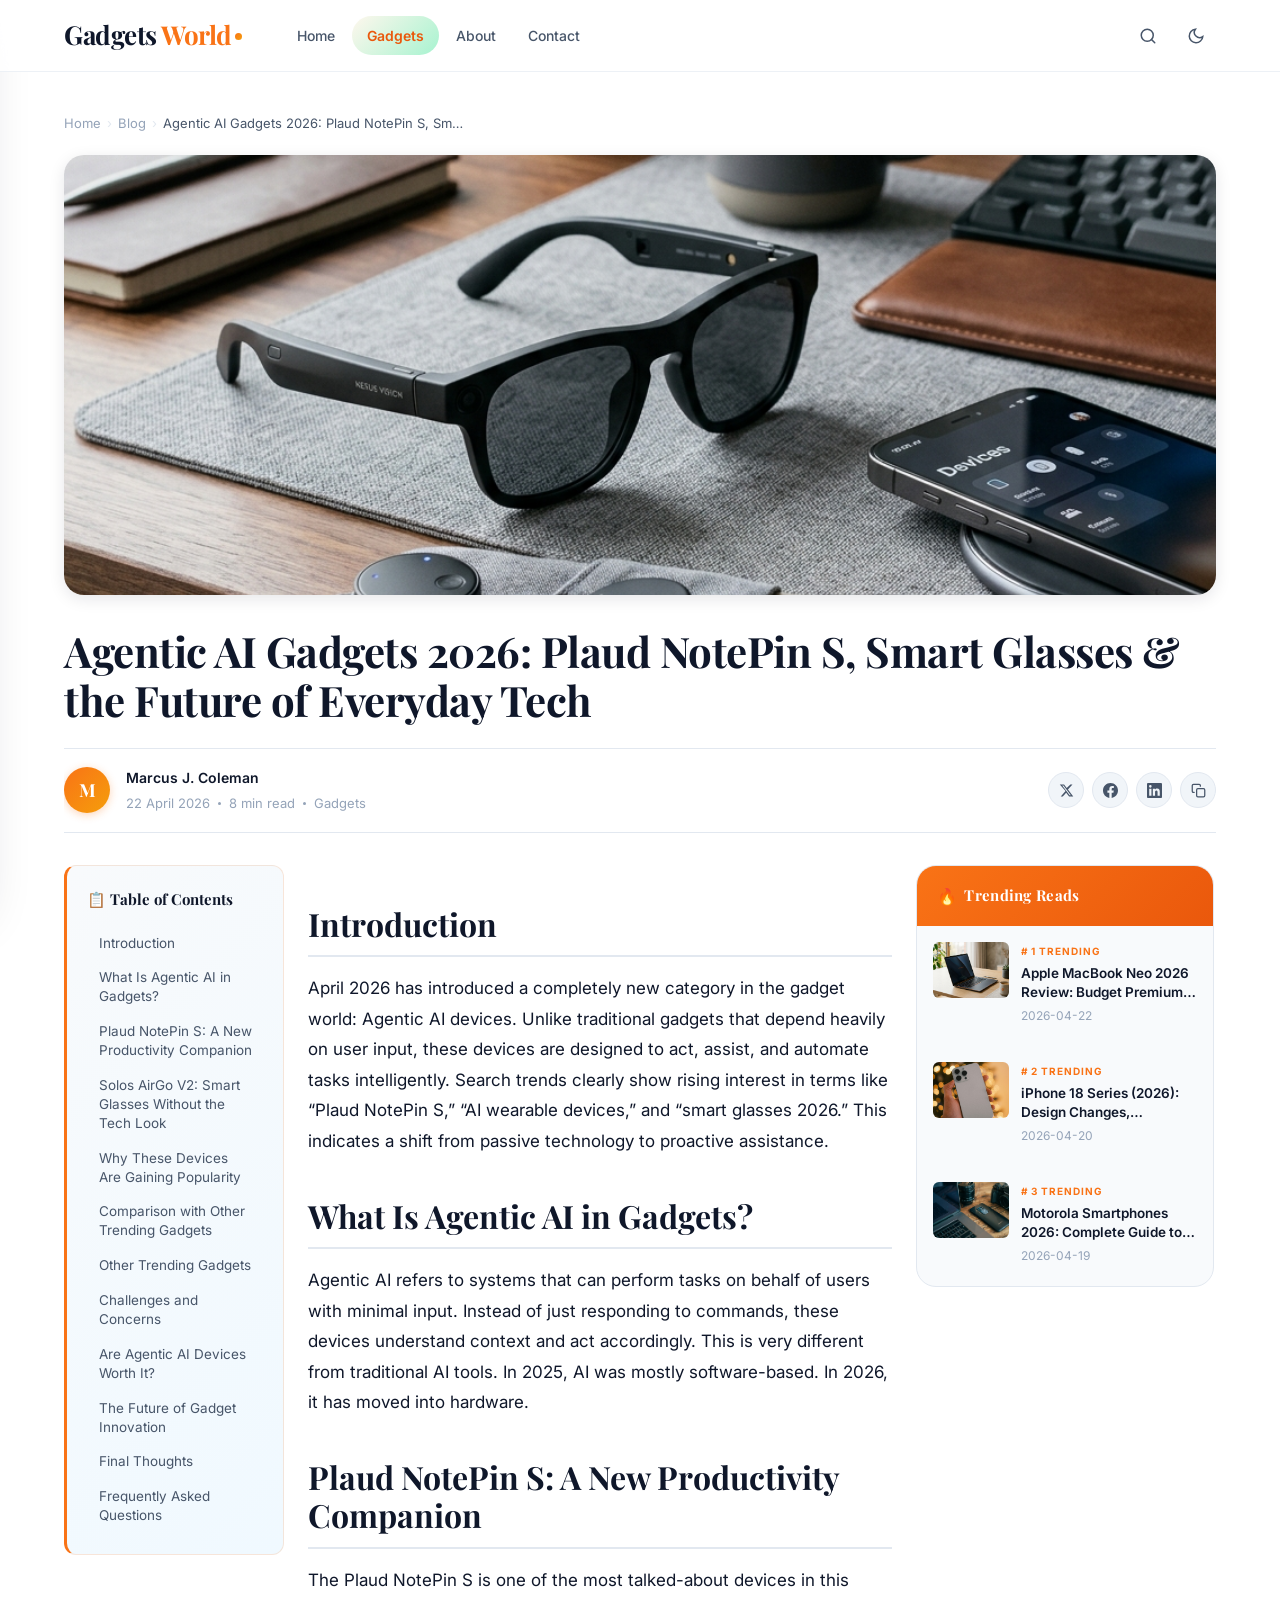
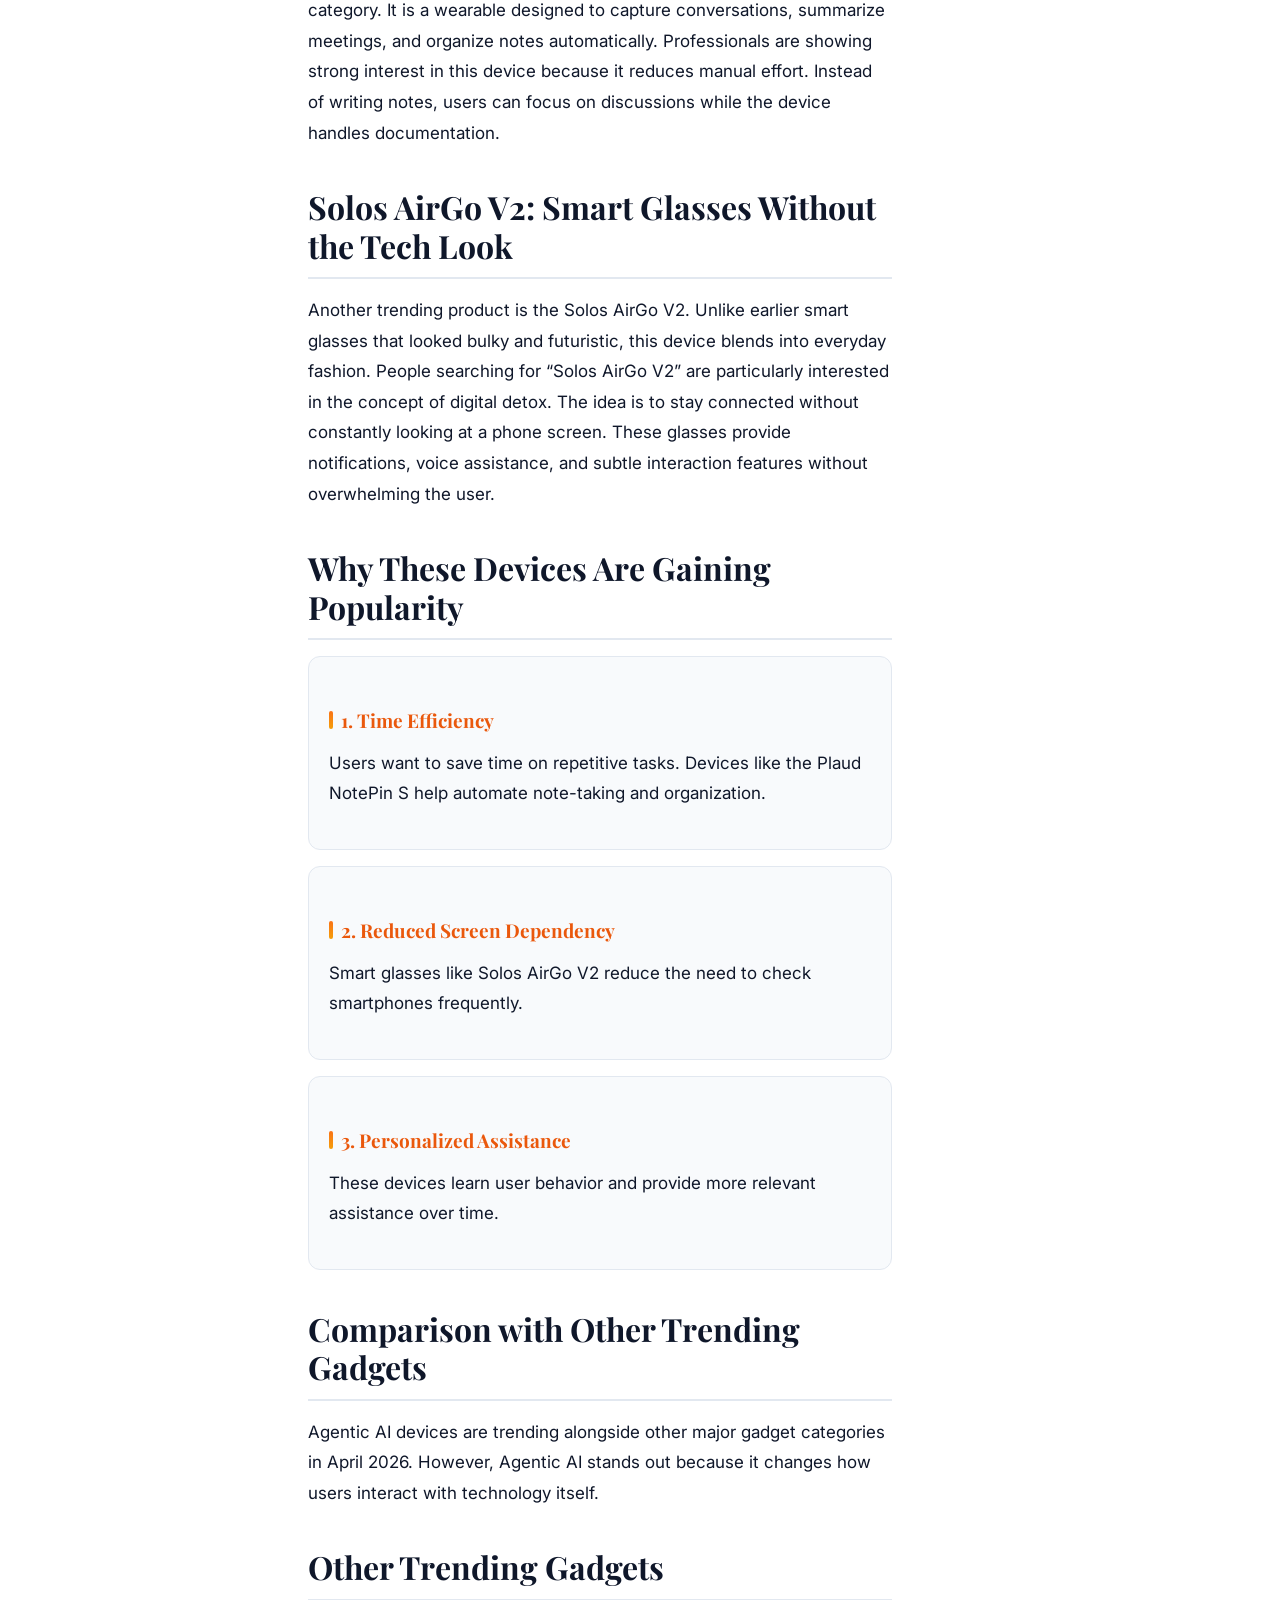
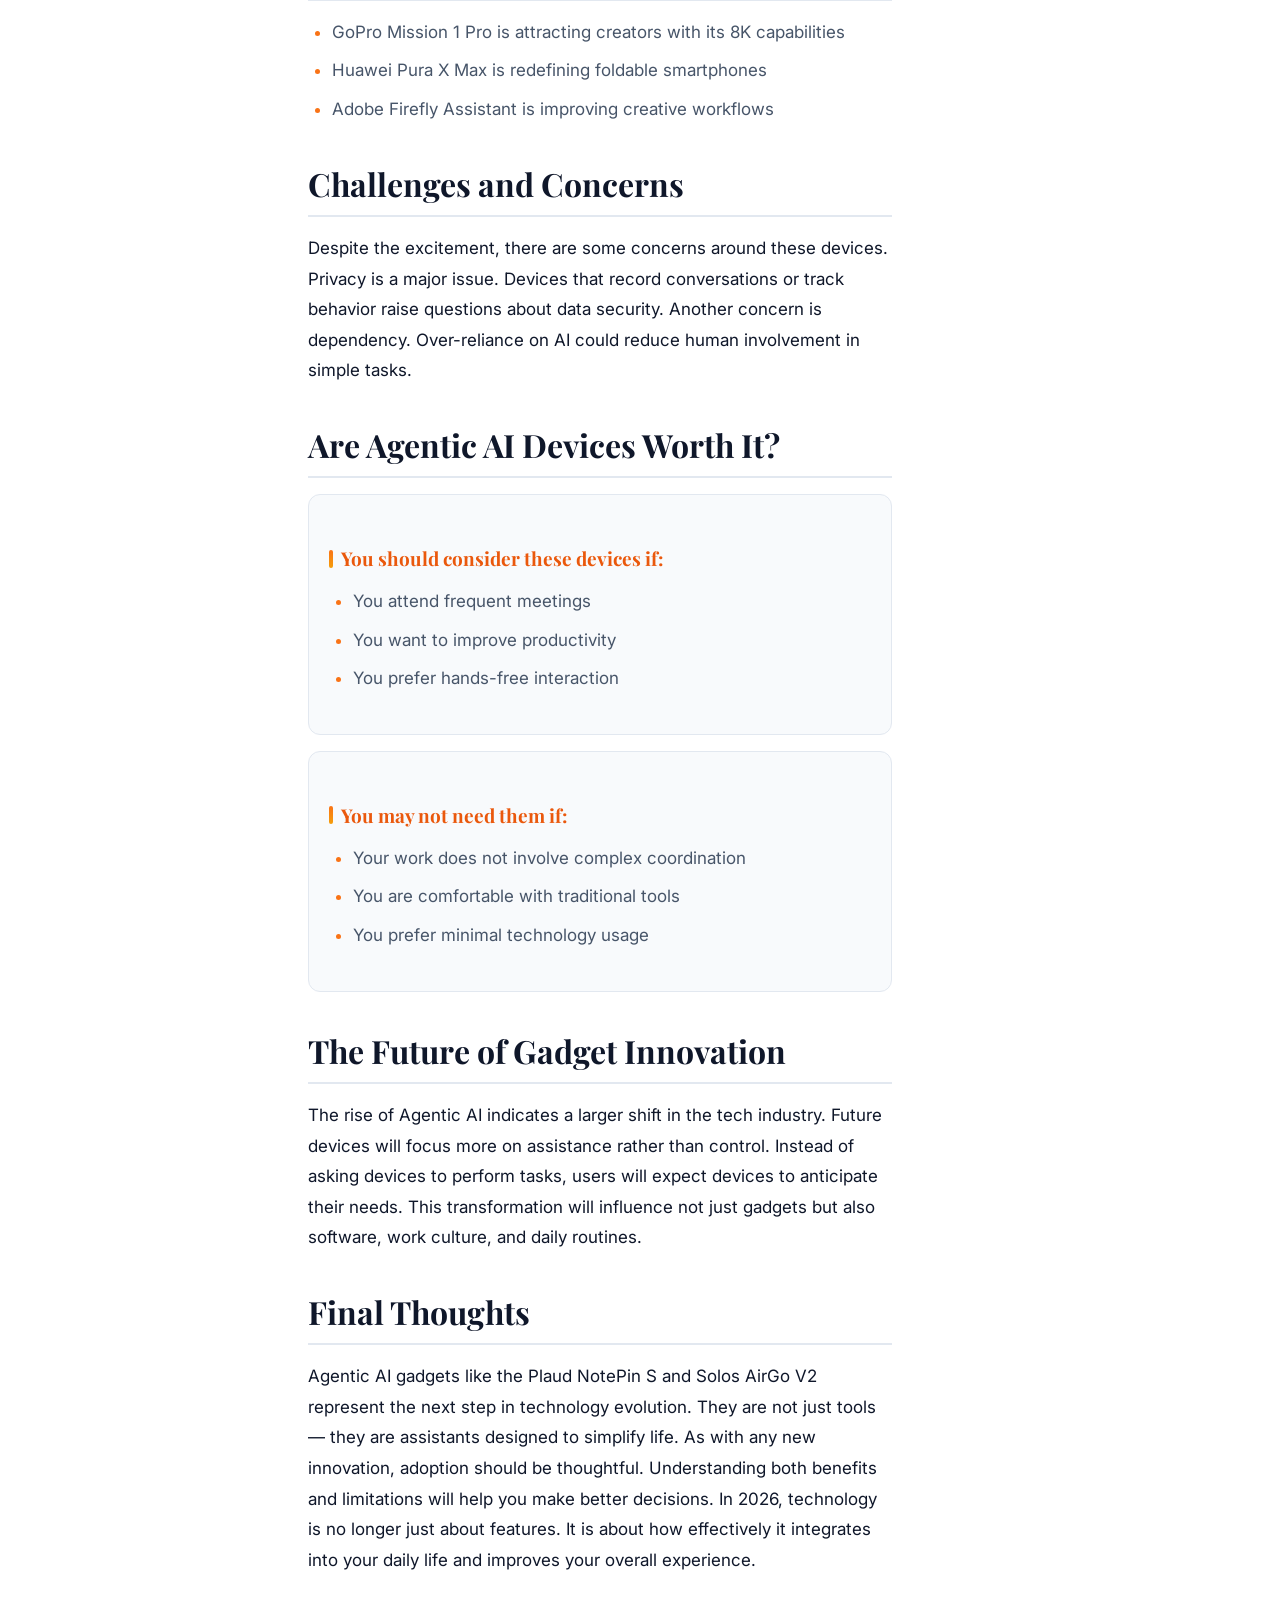
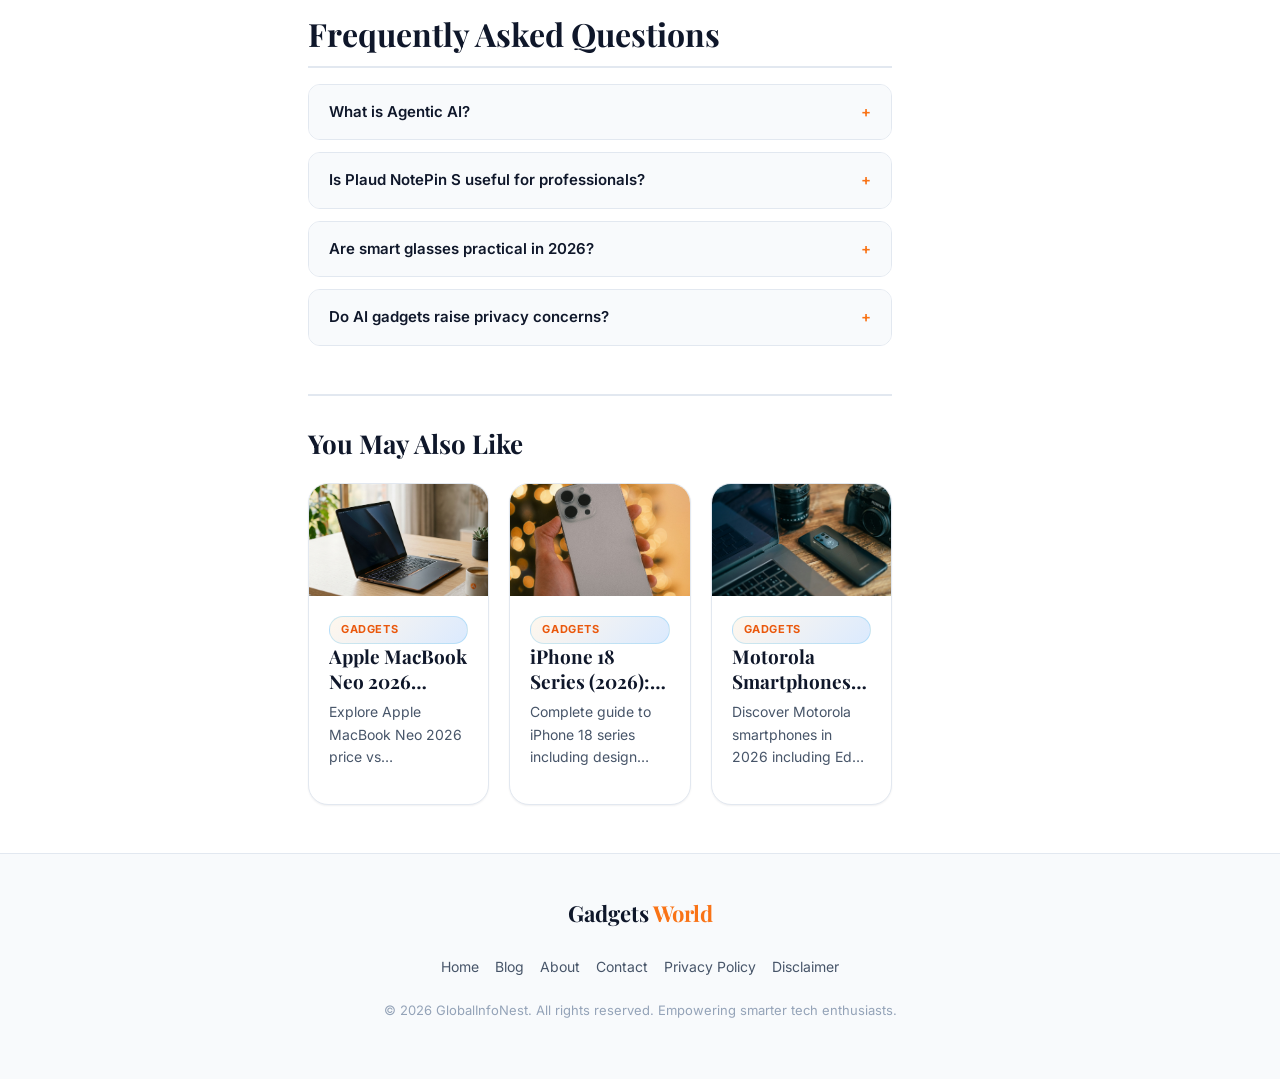
<file: blog/agentic-ai-gadgets-2026-plaud-notepin-solos-airgo-future-tech/index.html>
<!DOCTYPE html>
<html lang="en" data-theme="light">
<head>
  <meta charset="UTF-8">
  <meta name="viewport" content="width=device-width, initial-scale=1.0">
  <title>Loading... | Gadgets World</title>
  <meta name="description" content="">
  <meta property="og:title" content="">
  <meta property="og:description" content="">
  <meta property="og:image" content="">
  <meta property="og:type" content="article">
  <meta name="twitter:card" content="summary_large_image">
  <link rel="canonical" href="">
  <link rel="icon" type="image/svg+xml" href="/assets/icons/favicon.svg">

  <!-- CSS -->
  <link rel="stylesheet" href="/assets/css/base.css">
  <link rel="stylesheet" href="/assets/css/header.css">
  <link rel="stylesheet" href="/assets/css/article.css">
  <link rel="stylesheet" href="/assets/css/sidebar.css">
  <link rel="stylesheet" href="/assets/css/blog-list.css">
  <link rel="stylesheet" href="/assets/css/dark-mode.css">

  <!-- Google Analytics -->
  <script async src="https://www.googletagmanager.com/gtag/js?id=G-DBPV8Y3PKE"></script>
  <script>
    window.dataLayer = window.dataLayer || [];
    function gtag(){dataLayer.push(arguments);}
    gtag('js', new Date());
    gtag('config', 'G-DBPV8Y3PKE');
  </script>

  <!-- Theme JS: must run before body renders to prevent flash -->
  <script src="/assets/js/theme.js"></script>
</head>
<body>

  <!-- SITE HEADER -->
  <header class="site-header" role="banner" id="site-header">
    <div class="container header-inner">
      <a href="/" class="site-logo" aria-label="Gadgets World home">
        <span class="logo-text">Gadgets<span class="logo-accent"> World</span></span>
        <span class="logo-dot" aria-hidden="true"></span>
      </a>

      <nav class="site-nav" aria-label="Main navigation">
        <a href="/" class="nav-link">Home</a>
        <a href="/blog" class="nav-link active">Gadgets</a>
        <a href="/about" class="nav-link">About</a>
        <a href="/contact" class="nav-link">Contact</a>
      </nav>

      <div class="header-controls">
        <!-- Search -->
        <div class="search-wrapper" role="search">
          <div class="search-input-wrapper" id="search-input-wrapper">
            <input type="search" id="search-input" class="search-input" placeholder="Search posts..." aria-label="Search posts" autocomplete="off">
          </div>
          <button id="search-toggle-btn" class="icon-btn" aria-label="Toggle search" type="button">
            <svg width="18" height="18" viewBox="0 0 24 24" fill="none" stroke="currentColor" stroke-width="2" stroke-linecap="round" stroke-linejoin="round" aria-hidden="true">
              <circle cx="11" cy="11" r="8"/><line x1="21" y1="21" x2="16.65" y2="16.65"/>
            </svg>
          </button>
        </div>

        <!-- Dark mode toggle -->
        <button class="icon-btn" data-theme-toggle aria-label="Toggle dark mode" type="button">
          <svg class="icon-moon" width="18" height="18" viewBox="0 0 24 24" fill="none" stroke="currentColor" stroke-width="2" stroke-linecap="round" aria-hidden="true">
            <path d="M21 12.79A9 9 0 1 1 11.21 3 7 7 0 0 0 21 12.79z"/>
          </svg>
          <svg class="icon-sun" width="18" height="18" viewBox="0 0 24 24" fill="none" stroke="currentColor" stroke-width="2" stroke-linecap="round" aria-hidden="true">
            <circle cx="12" cy="12" r="5"/>
            <line x1="12" y1="1" x2="12" y2="3"/><line x1="12" y1="21" x2="12" y2="23"/>
            <line x1="4.22" y1="4.22" x2="5.64" y2="5.64"/><line x1="18.36" y1="18.36" x2="19.78" y2="19.78"/>
            <line x1="1" y1="12" x2="3" y2="12"/><line x1="21" y1="12" x2="23" y2="12"/>
            <line x1="4.22" y1="19.78" x2="5.64" y2="18.36"/><line x1="18.36" y1="5.64" x2="19.78" y2="4.22"/>
          </svg>
        </button>

        <!-- Hamburger (mobile) -->
        <button id="hamburger-btn" class="icon-btn" aria-label="Open navigation menu" aria-expanded="false" type="button">
          <svg width="20" height="20" viewBox="0 0 24 24" fill="none" stroke="currentColor" stroke-width="2" stroke-linecap="round" aria-hidden="true">
            <line x1="3" y1="6" x2="21" y2="6"/>
            <line x1="3" y1="12" x2="21" y2="12"/>
            <line x1="3" y1="18" x2="21" y2="18"/>
          </svg>
        </button>
      </div>
    </div>
  </header>

  <!-- Mobile nav overlay -->
  <div id="drawer-overlay" class="drawer-overlay" aria-hidden="true"></div>

  <!-- Mobile drawer -->
  <aside id="mobile-drawer" class="mobile-drawer" aria-label="Mobile navigation" role="dialog" aria-modal="true">
    <button id="drawer-close-btn" class="icon-btn drawer-close-btn" aria-label="Close menu" type="button">
      <svg width="18" height="18" viewBox="0 0 24 24" fill="none" stroke="currentColor" stroke-width="2.5" stroke-linecap="round" aria-hidden="true">
        <line x1="18" y1="6" x2="6" y2="18"/><line x1="6" y1="6" x2="18" y2="18"/>
      </svg>
    </button>
    <span class="drawer-logo">Gadgets<span> World</span></span>
    <nav aria-label="Mobile navigation">
      <a href="/" class="nav-link">Home</a>
      <a href="/blog" class="nav-link">Gadgets</a>
      <a href="/about" class="nav-link">About</a>
      <a href="/contact" class="nav-link">Contact</a>
    </nav>
  </aside>

  <!-- AD SLOT: Below header -->
  <div class="ad-slot-article" style="margin: 0; border-radius: 0;" aria-label="Advertisement">
    <!-- AD SLOT: Header Banner 728x90 -->
  </div>

  <!-- MAIN CONTENT -->
  <main class="post-page" id="post-main-wrapper">
    <div class="container">

      <!-- Breadcrumb (full width above the 3 columns) -->
      <nav class="breadcrumb" id="post-breadcrumb" aria-label="Breadcrumb">
        <a href="/">Home</a>
        <span class="sep">&rsaquo;</span>
        <a href="/blog">Gadgets</a>
        <span class="sep">&rsaquo;</span>
        <span class="current">Loading...</span>
      </nav>

      <!-- Hero Image (full width) -->
      <img id="post-hero-img" class="post-hero-img" src="" alt="" width="1200" height="440">

      <!-- Post Title (full width) -->
      <h1 class="post-title" id="post-title">Loading...</h1>

      <!-- Author Bar (full width) -->
      <div class="author-bar" aria-label="Post metadata">
        <div class="author-avatar" id="author-avatar" aria-hidden="true">A</div>
        <div class="author-meta">
          <span class="author-name" id="author-name">Author</span>
          <div class="post-meta-info" id="post-meta-info"></div>
        </div>
        <div class="author-bar-share" aria-label="Share this article">
          <a id="share-twitter" href="#" class="share-btn" aria-label="Share on X / Twitter" rel="noopener noreferrer" target="_blank">
            <svg width="15" height="15" viewBox="0 0 24 24" fill="currentColor" aria-hidden="true">
              <path d="M18.244 2.25h3.308l-7.227 8.26 8.502 11.24H16.17l-4.714-6.231-5.401 6.231H2.766l7.73-8.835L1.254 2.25H8.08l4.257 5.625zm-1.161 17.52h1.833L7.084 4.126H5.117z"/>
            </svg>
          </a>
          <a id="share-facebook" href="#" class="share-btn" aria-label="Share on Facebook" rel="noopener noreferrer" target="_blank">
            <svg width="15" height="15" viewBox="0 0 24 24" fill="currentColor" aria-hidden="true">
              <path d="M24 12.073c0-6.627-5.373-12-12-12s-12 5.373-12 12c0 5.99 4.388 10.954 10.125 11.854v-8.385H7.078v-3.47h3.047V9.43c0-3.007 1.792-4.669 4.533-4.669 1.312 0 2.686.235 2.686.235v2.953H15.83c-1.491 0-1.956.925-1.956 1.874v2.25h3.328l-.532 3.47h-2.796v8.385C19.612 23.027 24 18.062 24 12.073z"/>
            </svg>
          </a>
          <a id="share-linkedin" href="#" class="share-btn" aria-label="Share on LinkedIn" rel="noopener noreferrer" target="_blank">
            <svg width="15" height="15" viewBox="0 0 24 24" fill="currentColor" aria-hidden="true">
              <path d="M20.447 20.452h-3.554v-5.569c0-1.328-.027-3.037-1.852-3.037-1.853 0-2.136 1.445-2.136 2.939v5.667H9.351V9h3.414v1.561h.046c.477-.9 1.637-1.85 3.37-1.85 3.601 0 4.267 2.37 4.267 5.455v6.286zM5.337 7.433a2.062 2.062 0 0 1-2.063-2.065 2.064 2.064 0 1 1 2.063 2.065zm1.782 13.019H3.555V9h3.564v11.452zM22.225 0H1.771C.792 0 0 .774 0 1.729v20.542C0 23.227.792 24 1.771 24h20.451C23.2 24 24 23.227 24 22.271V1.729C24 .774 23.2 0 22.222 0h.003z"/>
            </svg>
          </a>
          <button id="share-copy" class="share-btn" aria-label="Copy link" title="Copy link" type="button">
            <svg width="15" height="15" viewBox="0 0 24 24" fill="none" stroke="currentColor" stroke-width="2" stroke-linecap="round" aria-hidden="true">
              <rect x="9" y="9" width="13" height="13" rx="2" ry="2"/><path d="M5 15H4a2 2 0 0 1-2-2V4a2 2 0 0 1 2-2h9a2 2 0 0 1 2 2v1"/>
            </svg>
          </button>
        </div>
      </div>

      <!-- 3-Column Layout -->
      <div class="post-layout">

        <!-- LEFT: Table of Contents (sticky) -->
        <div class="post-toc-column" id="post-toc-column">
          <!-- TOC injected by router.js -->
        </div>

        <!-- CENTER: Article Content -->
        <article id="post-main" aria-label="Blog post content">

          <!-- Mobile TOC accordion (hidden on desktop) -->
          <div id="post-toc-mobile"></div>

          <!-- AD SLOT: Mid-content -->
          <div class="ad-slot-article" aria-label="Advertisement">
            <!-- AD SLOT: In-Article Rectangle -->
          </div>

          <!-- Rendered Post Content -->
          <div class="post-content" id="post-content" aria-live="polite">
            <p style="color:var(--color-text-muted)">Loading post content...</p>
          </div>

          <!-- AD SLOT: Below article content -->
          <div class="ad-slot-article" aria-label="Advertisement">
            <!-- AD SLOT: Post-Content Banner -->
          </div>

          <!-- You May Also Like -->
          <section class="also-like-section" aria-label="You may also like">
            <h2 class="also-like-title">You May Also Like</h2>
            <div class="also-like-scroll" id="also-like-grid"></div>
          </section>

        </article>

        <!-- RIGHT: Sidebar (sticky) -->
        <aside class="sidebar" aria-label="Trending reads">
          <div class="ad-slot-sidebar" aria-label="Advertisement">
            <!-- AD SLOT: Sidebar Rectangle 300x250 -->
          </div>
          <div id="trending-reads-container"></div>
        </aside>

      </div><!-- /.post-layout -->
    </div><!-- /.container -->
  </main>

  <!-- FOOTER -->
  <footer class="site-footer" aria-label="Site footer">
    <div class="container footer-inner">
      <a href="/" class="footer-logo">Gadgets<span> World</span></a>
      <nav class="footer-nav" aria-label="Footer navigation">
        <a href="/" class="footer-link">Home</a>
        <a href="/blog" class="footer-link">Blog</a>
        <a href="/about" class="footer-link">About</a>
        <a href="/contact" class="footer-link">Contact</a>
        <a href="/privacy-policy" class="footer-link">Privacy Policy</a>
        <a href="/disclaimer" class="footer-link">Disclaimer</a>
      </nav>
      <p class="footer-copy">&copy; 2026 GlobalInfoNest. All rights reserved. Empowering smarter tech enthusiasts.</p>
    </div>
  </footer>

  <!-- Scripts -->
  <script src="/assets/js/render.js"></script>
  <script src="/assets/js/router.js"></script>
  <script src="/assets/js/header.js"></script>

</body>
</html>
</file>
<file: assets/css/base.css>
/* ============================================================
   BASE.CSS -- Global reset, custom properties, typography, utilities
   Gadgets World Blog -- Modern UI Refresh
   ============================================================ */

/* --- Google Fonts --- */
@import url('https://fonts.googleapis.com/css2?family=Inter:wght@400;500;600;700&family=Playfair+Display:ital,wght@0,600;0,700;1,600&display=swap');

/* ============================================================
   CSS Custom Properties -- Light Mode Defaults
   ============================================================ */
:root {
  /* Brand */
  --color-primary:       #F97316;
  --color-primary-dark:  #EA580C;
  --color-primary-light: #FFF7ED;
  --color-accent:        #F59E0B; /* warm amber accent */

  /* Surface */
  --color-bg:            #ffffff;
  --color-bg-secondary:  #f8fafc;
  --color-bg-tertiary:   #f1f5f9;
  --color-bg-card:       #ffffff;

  /* Text */
  --color-text:          #0f172a;
  --color-text-secondary:#475569;
  --color-text-muted:    #94a3b8;

  /* Borders */
  --color-border:        #e2e8f0;
  --color-border-light:  #f1f5f9;

  /* Shadows */
  --shadow-xs:  0 1px 2px rgba(15,23,42,0.06);
  --shadow-sm:  0 2px 8px rgba(15,23,42,0.08);
  --shadow-md:  0 4px 16px rgba(15,23,42,0.10);
  --shadow-lg:  0 8px 32px rgba(15,23,42,0.12);
  --shadow-xl:  0 16px 48px rgba(15,23,42,0.16);
  --shadow-hover: 0 20px 60px rgba(249,115,22,0.18);

  /* Callouts */
  --callout-info-bg:     #fff7ed;
  --callout-info-border: #f97316;
  --callout-info-text:   #ea580c;
  --callout-tip-bg:      #f0fdf4;
  --callout-tip-border:  #22c55e;
  --callout-tip-text:    #15803d;
  --callout-warning-bg:  #fffbeb;
  --callout-warning-border: #f59e0b;
  --callout-warning-text:#b45309;

  /* Typography */
  --font-body:      'Inter', system-ui, -apple-system, sans-serif;
  --font-heading:   'Playfair Display', Georgia, serif;
  --font-size-base: clamp(15px, 2vw, 17px);
  --font-size-sm:   clamp(12px, 1.5vw, 14px);
  --font-size-lg:   clamp(17px, 2.5vw, 20px);
  --line-height-body:    1.8;
  --line-height-heading: 1.2;

  /* Spacing scale */
  --sp-1: 4px;
  --sp-2: 8px;
  --sp-3: 12px;
  --sp-4: 16px;
  --sp-5: 20px;
  --sp-6: 24px;
  --sp-8: 32px;
  --sp-10: 40px;
  --sp-12: 48px;
  --sp-16: 64px;

  /* Layout */
  --max-width:     1200px;
  --header-height: 72px;
  --radius-sm:     6px;
  --radius-md:     12px;
  --radius-lg:     20px;
  --radius-xl:     28px;
  --radius-full:   9999px;

  /* Transitions */
  --t-fast:  0.15s ease;
  --t-base:  0.25s ease;
  --t-slow:  0.4s ease;
}

/* ============================================================
   Global Reset
   ============================================================ */
*, *::before, *::after { box-sizing: border-box; margin: 0; padding: 0; }

html {
  font-size: 100%;
  scroll-behavior: smooth;
  -webkit-text-size-adjust: 100%;
  text-rendering: optimizeLegibility;
  -webkit-font-smoothing: antialiased;
  -moz-osx-font-smoothing: grayscale;
  overflow-x: hidden;
  max-width: 100%;
}

body {
  font-family: var(--font-body);
  font-size: var(--font-size-base);
  line-height: var(--line-height-body);
  color: var(--color-text);
  background-color: var(--color-bg);
  overflow-x: hidden;
  overflow-wrap: break-word;
  word-break: break-word;
  max-width: 100%;
  transition: background-color var(--t-base), color var(--t-base);
}

/* ============================================================
   Typography
   ============================================================ */
h1,h2,h3,h4,h5,h6 {
  font-family: var(--font-heading);
  line-height: var(--line-height-heading);
  color: var(--color-text);
  font-weight: 700;
  transition: color var(--t-base);
}

h1 { font-size: clamp(28px, 4.5vw, 46px); }
h2 { font-size: clamp(22px, 3.5vw, 32px); }
h3 { font-size: clamp(18px, 2.5vw, 24px); }
h4 { font-size: clamp(16px, 2vw, 20px); }

p {
  margin-bottom: var(--sp-4);
  color: var(--color-text);
  transition: color var(--t-base);
}

a {
  color: var(--color-primary);
  text-decoration: none;
  transition: color var(--t-base), opacity var(--t-fast);
}
a:hover { color: var(--color-primary-dark); }

img { max-width: 100%; height: auto; display: block; }
ul, ol { padding-left: var(--sp-6); }
li { margin-bottom: var(--sp-1); }
button { cursor: pointer; font-family: var(--font-body); border: none; background: none; transition: all var(--t-base); }

/* ============================================================
   Focus Styles -- Accessibility
   ============================================================ */
:focus-visible {
  outline: 3px solid var(--color-primary);
  outline-offset: 3px;
  border-radius: var(--radius-sm);
}

/* ============================================================
   Layout Utility
   ============================================================ */
.container {
  max-width: var(--max-width);
  margin: 0 auto;
  padding: 0 var(--sp-6);
  width: 100%;
  box-sizing: border-box;
}
@media (max-width: 768px) { .container { padding: 0 var(--sp-4); } }

/* ============================================================
   Lazy Images -- fade in on load
   ============================================================ */
.lazy-img {
  opacity: 0;
  transition: opacity var(--t-slow);
}
.lazy-img.loaded { opacity: 1; }

/* ============================================================
   Category Badge
   ============================================================ */
.badge {
  display: inline-flex;
  align-items: center;
  padding: 3px 11px;
  border-radius: var(--radius-full);
  font-size: 11px;
  font-weight: 700;
  letter-spacing: 0.6px;
  text-transform: uppercase;
  background: linear-gradient(135deg, var(--color-primary-light), #dbeafe);
  color: var(--color-primary-dark);
  border: 1px solid rgba(14,165,233,0.2);
  transition: all var(--t-base);
}

/* ============================================================
   Gradient text utility
   ============================================================ */
.gradient-text {
  background: linear-gradient(135deg, var(--color-primary), var(--color-accent));
  -webkit-background-clip: text;
  -webkit-text-fill-color: transparent;
  background-clip: text;
}

/* ============================================================
   Accessibility utility
   ============================================================ */
.sr-only {
  position: absolute; width: 1px; height: 1px;
  padding: 0; margin: -1px; overflow: hidden;
  clip: rect(0,0,0,0); white-space: nowrap; border: 0;
}

/* ============================================================
   Custom Scrollbar -- global thin
   ============================================================ */
::-webkit-scrollbar { width: 8px; height: 8px; }
::-webkit-scrollbar-track { background: transparent; }
::-webkit-scrollbar-thumb { background: var(--color-border); border-radius: var(--radius-full); }
::-webkit-scrollbar-thumb:hover { background: var(--color-text-muted); }
</file>
<file: assets/css/header.css>
/* ============================================================
   HEADER.CSS -- Sticky header, nav, search, hamburger drawer
   Gadgets World Modern UI
   ============================================================ */

.site-header {
  position: sticky;
  top: 0;
  z-index: 1000;
  height: var(--header-height);
  background: rgba(255,255,255,0.82);
  backdrop-filter: blur(16px) saturate(160%);
  -webkit-backdrop-filter: blur(16px) saturate(160%);
  border-bottom: 1px solid rgba(226,232,240,0.6);
  transition: background var(--t-base), border-color var(--t-base), box-shadow var(--t-base);
}
.site-header.scrolled { box-shadow: var(--shadow-sm); }

.header-inner {
  display: flex;
  align-items: center;
  gap: var(--sp-5);
  height: 100%;
  overflow: hidden;
}

/* Logo */
.site-logo {
  font-family: var(--font-heading);
  font-size: clamp(20px, 3vw, 26px);
  font-weight: 700;
  color: var(--color-text);
  text-decoration: none;
  letter-spacing: -0.5px;
  white-space: nowrap;
  flex-shrink: 0;
  display: flex;
  align-items: center;
  gap: 2px;
  transition: opacity var(--t-fast);
}
.site-logo:hover { opacity: 0.85; color: var(--color-text); }
.logo-accent { color: var(--color-primary); }
.logo-dot {
  width: 7px; height: 7px;
  border-radius: 50%;
  background: linear-gradient(135deg, var(--color-primary), var(--color-accent));
  display: inline-block;
  margin-bottom: -2px;
  margin-left: 1px;
}

/* Nav */
.site-nav {
  display: flex;
  align-items: center;
  gap: 2px;
  margin-left: var(--sp-5);
}
.site-nav a {
  display: flex;
  align-items: center;
  padding: 7px 15px;
  border-radius: var(--radius-full);
  font-size: 14px;
  font-weight: 500;
  color: var(--color-text-secondary);
  text-decoration: none;
  transition: background var(--t-base), color var(--t-base);
}
.site-nav a:hover {
  background: var(--color-bg-tertiary);
  color: var(--color-text);
}
.site-nav a.active {
  background: linear-gradient(135deg, var(--color-primary-light), #A7F3D0);
  color: var(--color-primary-dark);
  font-weight: 600;
}

/* Header controls */
.header-controls {
  display: flex;
  align-items: center;
  gap: var(--sp-2);
  margin-left: auto;
}

/* Icon button */
.icon-btn {
  display: flex;
  align-items: center;
  justify-content: center;
  width: 40px;
  height: 40px;
  border-radius: var(--radius-full);
  border: none;
  background: transparent;
  color: var(--color-text-secondary);
  cursor: pointer;
  transition: background var(--t-base), color var(--t-base), transform var(--t-fast);
  flex-shrink: 0;
}
.icon-btn:hover { background: var(--color-bg-tertiary); color: var(--color-text); }
.icon-btn:active { transform: scale(0.9); }

/* Search */
.search-wrapper { display: flex; align-items: center; position: relative; }
.search-input-wrapper {
  position: absolute;
  right: 44px;
  top: 50%;
  transform: translateY(-50%);
  width: 0;
  overflow: hidden;
  opacity: 0;
  pointer-events: none;
  transition: width var(--t-base), opacity var(--t-base);
}
.search-input-wrapper.open {
  width: 240px;
  opacity: 1;
  pointer-events: auto;
}
.search-input {
  width: 240px;
  padding: 9px 18px;
  border: 1.5px solid var(--color-border);
  border-radius: var(--radius-full);
  font-size: 14px;
  font-family: var(--font-body);
  background: var(--color-bg);
  color: var(--color-text);
  outline: none;
  transition: border-color var(--t-base), box-shadow var(--t-base), background var(--t-base);
}
.search-input:focus {
  border-color: var(--color-primary);
  box-shadow: 0 0 0 3px rgba(249,115,22,0.12);
}

/* Theme toggle icons */
.theme-toggle-btn .icon-moon,
[data-theme-toggle] .icon-moon { display: block; }
.theme-toggle-btn .icon-sun,
[data-theme-toggle] .icon-sun  { display: none; }
[data-theme="dark"] .theme-toggle-btn .icon-moon,
[data-theme="dark"] [data-theme-toggle] .icon-moon { display: none; }
[data-theme="dark"] .theme-toggle-btn .icon-sun,
[data-theme="dark"] [data-theme-toggle] .icon-sun  { display: block; }

/* Hamburger -- hidden on desktop, shown on mobile */
#hamburger-btn {
  display: none;
}

/* Drawer overlay */
.drawer-overlay {
  display: none;
  position: fixed; inset: 0;
  background: rgba(0,0,0,0.45);
  backdrop-filter: blur(3px);
  z-index: 998;
  opacity: 0;
  pointer-events: none;
  transition: opacity var(--t-base);
}
.drawer-overlay.active { opacity: 1; pointer-events: auto; }

/* Mobile drawer */
.mobile-drawer {
  position: fixed;
  top: 0;
  left: -310px;
  width: 290px;
  height: 100dvh;
  background: var(--color-bg);
  z-index: 999;
  padding: var(--sp-10) var(--sp-6) var(--sp-6);
  display: flex;
  flex-direction: column;
  gap: var(--sp-5);
  transition: left var(--t-base), background var(--t-base);
  overflow-y: auto;
  box-shadow: var(--shadow-xl);
}
.mobile-drawer.open { left: 0; }

.drawer-logo {
  font-family: var(--font-heading);
  font-size: 22px;
  font-weight: 700;
  color: var(--color-text);
  display: flex;
  align-items: center;
}

.mobile-drawer nav {
  display: flex;
  flex-direction: column;
  gap: 3px;
  margin-top: var(--sp-3);
}
.mobile-drawer nav a {
  display: flex;
  align-items: center;
  padding: 13px 16px;
  border-radius: var(--radius-md);
  font-size: 16px;
  font-weight: 500;
  color: var(--color-text-secondary);
  transition: background var(--t-base), color var(--t-base);
}
.mobile-drawer nav a:hover { background: var(--color-bg-tertiary); color: var(--color-text); }

.drawer-close-btn {
  position: absolute;
  top: var(--sp-4); right: var(--sp-4);
  width: 36px; height: 36px;
  display: flex; align-items: center; justify-content: center;
  border-radius: var(--radius-full);
  background: var(--color-bg-tertiary);
  color: var(--color-text);
  border: none; cursor: pointer;
  transition: background var(--t-base), transform var(--t-fast);
}
.drawer-close-btn:hover { background: var(--color-border); transform: rotate(90deg); }

/* Ad slot */
.ad-slot-below-header {
  display: none;
}

/* Responsive */
@media (max-width: 1024px) {
  .site-nav { display: none; }
  #hamburger-btn { display: flex; }
  .drawer-overlay { display: block; }
  .search-input-wrapper.open { width: 200px; }
  .search-input { width: 200px; }
}
@media (max-width: 480px) {
  .search-input-wrapper.open { width: 150px; }
  .search-input { width: 150px; font-size: 13px; }
}
@media (max-width: 360px) {
  .search-input-wrapper.open { width: 120px; }
  .search-input { width: 120px; font-size: 12px; }
}
</file>
<file: assets/css/blog-list.css>
/* ============================================================
   BLOG-LIST.CSS -- Blog listing page: hero, featured card,
   post grid, load-more, footer
   Gadgets World Digital Blog
   ============================================================ */

/* ============================================================
   Blog Hero
   ============================================================ */
.blog-hero {
  background: linear-gradient(135deg, #f0f9ff 0%, #D1FAE5 50%, #f0f9ff 100%);
  padding: var(--sp-12) 0 var(--sp-10);
  text-align: center;
  border-bottom: 1px solid var(--color-border);
}

.blog-hero-title {
  font-family: var(--font-heading);
  font-size: clamp(30px, 5vw, 52px);
  font-weight: 700;
  color: var(--color-text);
  margin-bottom: var(--sp-4);
  line-height: 1.15;
}
.blog-hero-title span {
  background: linear-gradient(135deg, var(--color-primary), var(--color-accent));
  -webkit-background-clip: text;
  -webkit-text-fill-color: transparent;
  background-clip: text;
}

.blog-hero-tagline {
  font-size: clamp(15px, 2vw, 18px);
  color: var(--color-text-secondary);
  max-width: 600px;
  margin: 0 auto;
  line-height: 1.6;
}

/* ============================================================
   Featured Post Card
   ============================================================ */
.featured-post {
  display: block;
  position: relative;
  border-radius: var(--radius-lg);
  overflow: hidden;
  margin: var(--sp-8) 0;
  text-decoration: none;
  color: #fff;
  min-height: 420px;
  box-shadow: var(--shadow-lg);
  transition: transform var(--t-base), box-shadow var(--t-base);
}
.featured-post:hover {
  transform: translateY(-4px);
  box-shadow: var(--shadow-xl);
  color: #fff;
}

.featured-post-img {
  width: 100%;
  height: 100%;
  object-fit: cover;
  position: absolute;
  top: 0;
  left: 0;
}

.featured-post-overlay {
  position: absolute;
  inset: 0;
  background: linear-gradient(
    to top,
    rgba(0, 0, 0, 0.85) 0%,
    rgba(0, 0, 0, 0.4) 40%,
    rgba(0, 0, 0, 0.1) 100%
  );
}

.featured-post-body {
  position: relative;
  z-index: 1;
  padding: var(--sp-8);
  display: flex;
  flex-direction: column;
  justify-content: flex-end;
  min-height: 420px;
}

.featured-post-tag {
  display: inline-flex;
  align-items: center;
  padding: 4px 14px;
  border-radius: var(--radius-full);
  font-size: 12px;
  font-weight: 700;
  letter-spacing: 0.5px;
  text-transform: uppercase;
  background: rgba(14, 165, 233, 0.2);
  color: #7dd3fc;
  border: 1px solid rgba(14, 165, 233, 0.3);
  width: fit-content;
  margin-bottom: var(--sp-4);
  backdrop-filter: blur(8px);
}

.featured-post-title {
  font-family: var(--font-heading);
  font-size: clamp(22px, 3.5vw, 36px);
  font-weight: 700;
  line-height: 1.2;
  color: #fff;
  margin-bottom: var(--sp-3);
}

.featured-post-excerpt {
  font-size: clamp(14px, 1.8vw, 16px);
  color: rgba(255, 255, 255, 0.8);
  line-height: 1.6;
  margin-bottom: var(--sp-4);
  display: -webkit-box;
  -webkit-line-clamp: 3;
  -webkit-box-orient: vertical;
  overflow: hidden;
}

.featured-post-meta {
  display: flex;
  align-items: center;
  gap: var(--sp-2);
  font-size: 13px;
  color: rgba(255, 255, 255, 0.7);
}

/* ============================================================
   Posts Grid
   ============================================================ */
.posts-grid {
  display: grid;
  grid-template-columns: repeat(3, 1fr);
  gap: var(--sp-6);
  margin-bottom: var(--sp-8);
}
.posts-grid > * { min-width: 0; }

/* ============================================================
   Post Card
   ============================================================ */
.post-card {
  display: flex;
  flex-direction: column;
  background: var(--color-bg-card);
  border: 1px solid var(--color-border);
  border-radius: var(--radius-lg);
  overflow: hidden;
  text-decoration: none;
  color: var(--color-text);
  transition: transform var(--t-base), box-shadow var(--t-base), border-color var(--t-base);
  box-shadow: var(--shadow-xs);
}
.post-card:hover {
  transform: translateY(-4px);
  box-shadow: var(--shadow-lg);
  border-color: rgba(14, 165, 233, 0.25);
  color: var(--color-text);
}

.post-card-img-wrapper {
  position: relative;
  overflow: hidden;
  aspect-ratio: 16 / 10;
}

.post-card-img {
  width: 100%;
  height: 100%;
  object-fit: cover;
  transition: transform var(--t-slow);
}
.post-card:hover .post-card-img { transform: scale(1.05); }

.post-card-badge {
  position: absolute;
  top: var(--sp-3);
  left: var(--sp-3);
}

.post-card-body {
  padding: var(--sp-5);
  display: flex;
  flex-direction: column;
  flex: 1;
}

.post-card-title {
  font-family: var(--font-heading);
  font-size: clamp(16px, 2vw, 19px);
  font-weight: 700;
  line-height: 1.3;
  color: var(--color-text);
  margin-bottom: var(--sp-2);
  display: -webkit-box;
  -webkit-line-clamp: 2;
  -webkit-box-orient: vertical;
  overflow: hidden;
  transition: color var(--t-base);
}
.post-card:hover .post-card-title { color: var(--color-primary); }

.post-card-excerpt {
  font-size: 14px;
  color: var(--color-text-secondary);
  line-height: 1.6;
  margin-bottom: var(--sp-4);
  display: -webkit-box;
  -webkit-line-clamp: 3;
  -webkit-box-orient: vertical;
  overflow: hidden;
  flex: 1;
}

.post-card-footer {
  display: flex;
  align-items: center;
  gap: var(--sp-2);
  padding-top: var(--sp-3);
  border-top: 1px solid var(--color-border);
  font-size: 13px;
}

.post-card-avatar {
  width: 30px;
  height: 30px;
  border-radius: var(--radius-full);
  background: linear-gradient(135deg, var(--color-primary), var(--color-accent));
  color: #fff;
  font-size: 13px;
  font-weight: 700;
  display: flex;
  align-items: center;
  justify-content: center;
  flex-shrink: 0;
}

.post-card-author {
  font-weight: 600;
  color: var(--color-text);
  font-size: 13px;
}

.post-card-meta {
  margin-left: auto;
  display: flex;
  align-items: center;
  gap: 6px;
  color: var(--color-text-muted);
  font-size: 12px;
}
.post-card-meta .dot {
  width: 3px;
  height: 3px;
  border-radius: 50%;
  background: var(--color-text-muted);
}

/* ============================================================
   Load More Button
   ============================================================ */
.load-more-wrapper {
  display: flex;
  justify-content: center;
  padding: var(--sp-6) 0 var(--sp-12);
}

.load-more-btn {
  padding: 12px 36px;
  border-radius: var(--radius-full);
  font-size: 14px;
  font-weight: 600;
  color: var(--color-primary);
  background: var(--color-bg);
  border: 2px solid var(--color-primary);
  cursor: pointer;
  transition: all var(--t-base);
}
.load-more-btn:hover {
  background: var(--color-primary);
  color: #fff;
  box-shadow: var(--shadow-md);
}
.load-more-btn:disabled {
  opacity: 0.5;
  cursor: not-allowed;
  background: var(--color-bg-secondary);
  border-color: var(--color-border);
  color: var(--color-text-muted);
}
.load-more-btn:disabled:hover {
  background: var(--color-bg-secondary);
  color: var(--color-text-muted);
  box-shadow: none;
}

/* ============================================================
   Site Footer
   ============================================================ */
.site-footer {
  background: var(--color-bg-secondary);
  border-top: 1px solid var(--color-border);
  padding: var(--sp-10) 0;
  transition: background var(--t-base), border-color var(--t-base);
}

.footer-inner {
  display: flex;
  flex-direction: column;
  align-items: center;
  gap: var(--sp-5);
  text-align: center;
}

.footer-logo,
.footer-brand {
  font-family: var(--font-heading);
  font-size: 22px;
  font-weight: 700;
  color: var(--color-text);
  text-decoration: none;
}
.footer-logo span,
.footer-brand span { color: var(--color-primary); }

.footer-links,
.footer-nav {
  list-style: none;
  display: flex;
  flex-wrap: wrap;
  justify-content: center;
  gap: var(--sp-4);
  padding: 0;
  margin: 0;
}
.footer-links li { list-style: none; }
.footer-links a,
.footer-nav a,
.footer-link {
  font-size: 14px;
  color: var(--color-text-secondary);
  text-decoration: none;
  transition: color var(--t-base);
}
.footer-links a:hover,
.footer-nav a:hover,
.footer-link:hover { color: var(--color-primary); }

.footer-text,
.footer-copy {
  font-size: 13px;
  color: var(--color-text-muted);
}

/* ============================================================
   Responsive -- Blog List
   ============================================================ */
@media (max-width: 1024px) {
  .posts-grid { grid-template-columns: repeat(2, 1fr); }
}

@media (max-width: 768px) {
  .blog-hero { padding: var(--sp-8) 0 var(--sp-6); }
  .featured-post { min-height: 320px; }
  .featured-post-body { min-height: 320px; padding: var(--sp-6); }
  .posts-grid { grid-template-columns: repeat(2, 1fr); gap: var(--sp-4); }
  .footer-links, .footer-nav { flex-direction: column; align-items: center; gap: var(--sp-2); }
}

@media (max-width: 540px) {
  .posts-grid { grid-template-columns: 1fr; }
}

@media (max-width: 480px) {
  .featured-post { min-height: 260px; }
  .featured-post-body { min-height: 260px; padding: var(--sp-5); }
  .featured-post-title { font-size: clamp(18px, 5vw, 24px); }
  .featured-post-excerpt { -webkit-line-clamp: 2; }
}

/* ============================================================
   Dark Mode -- Blog List
   ============================================================ */
[data-theme="dark"] .blog-hero {
  background: linear-gradient(135deg, #0a1a15 0%, #0d1f1a 50%, #0a1a15 100%);
  border-bottom-color: rgba(255,255,255,0.06);
}

[data-theme="dark"] .featured-post { box-shadow: var(--shadow-lg); }

[data-theme="dark"] .post-card {
  background: var(--color-bg-secondary);
  border-color: var(--color-border);
}
[data-theme="dark"] .post-card:hover {
  border-color: rgba(249,115,22,0.3);
  box-shadow: var(--shadow-hover);
}

[data-theme="dark"] .post-card-footer { border-top-color: var(--color-border); }

[data-theme="dark"] .load-more-btn {
  background: var(--color-bg-secondary);
  border-color: var(--color-primary);
  color: var(--color-primary);
}
[data-theme="dark"] .load-more-btn:hover {
  background: var(--color-primary);
  color: #fff;
}
</file>
<file: assets/css/dark-mode.css>
/* ============================================================
   DARK-MODE.CSS  -- Dark theme overrides
   All variables use the new --sp-* / --t-* / --shadow-* names
   ============================================================ */

[data-theme="dark"] {
  /* Backgrounds */
  --color-bg:           #0f0f1a;
  --color-bg-secondary: #161624;
  --color-bg-tertiary:  #1e1e32;

  /* Text */
  --color-text:           #f0f0f8;
  --color-text-secondary: #a8a8c0;
  --color-text-muted:     #6b6b88;

  /* Border */
  --color-border:         rgba(255,255,255,0.08);
  --color-border-strong:  rgba(255,255,255,0.15);

  /* Primary unchanged; keep accent colours */
  --color-primary-light:  rgba(249,115,22,0.12);
  --color-primary-dark:   #FB923C;

  /* Accent */
  --color-accent-light:   rgba(99,102,241,0.12);

  /* Shadows */
  --shadow-xs:   0 1px 2px rgba(0,0,0,0.5);
  --shadow-sm:   0 2px 6px rgba(0,0,0,0.5);
  --shadow-md:   0 4px 16px rgba(0,0,0,0.55);
  --shadow-lg:   0 8px 32px rgba(0,0,0,0.6);
  --shadow-xl:   0 16px 48px rgba(0,0,0,0.65);
  --shadow-hover: 0 8px 24px rgba(249,115,22,0.2);

  /* Callout backgrounds */
  --callout-info-bg:      rgba(249,115,22,0.08);
  --callout-info-border:  #F97316;
  --callout-tip-bg:       rgba(249,115,22,0.08);
  --callout-tip-border:   #F97316;
  --callout-warning-bg:   rgba(245,158,11,0.08);
  --callout-warning-border: #F59E0B;
}

/* ---- Body ---- */
[data-theme="dark"] body {
  background: var(--color-bg);
  color: var(--color-text);
}

/* ---- Header glassmorphism ---- */
[data-theme="dark"] .site-header {
  background: rgba(15,15,26,0.88);
  border-bottom-color: rgba(255,255,255,0.06);
}
[data-theme="dark"] .site-header.scrolled {
  box-shadow: 0 1px 24px rgba(0,0,0,0.5);
}

/* ---- Logo ---- */
[data-theme="dark"] .logo-text { color: #fff; }

/* ---- Nav links ---- */
[data-theme="dark"] .nav-link { color: var(--color-text-secondary); }
[data-theme="dark"] .nav-link:hover,
[data-theme="dark"] .nav-link.active { color: var(--color-primary); }

/* ---- Cards ---- */
[data-theme="dark"] .card,
[data-theme="dark"] .blog-card {
  background: var(--color-bg-secondary);
  border-color: var(--color-border);
}
[data-theme="dark"] .card:hover,
[data-theme="dark"] .blog-card:hover {
  border-color: rgba(249,115,22,0.3);
  box-shadow: var(--shadow-hover);
}

/* ---- Tag / badge ---- */
[data-theme="dark"] .tag {
  background: rgba(249,115,22,0.15);
  color: #FB923C;
  border-color: rgba(249,115,22,0.2);
}

/* ---- Trending Reads sidebar ---- */
[data-theme="dark"] .trending-reads {
  background: var(--color-bg-secondary);
  border-color: rgba(255,255,255,0.07);
}
[data-theme="dark"] .trending-card:hover { background: rgba(249,115,22,0.07); }

/* ---- Sidebar widgets ---- */
[data-theme="dark"] .sidebar-widget { background: var(--color-bg-secondary); border-color: var(--color-border); }
[data-theme="dark"] .sidebar-widget-header { background: var(--color-bg-tertiary); border-color: var(--color-border); }

/* ---- TOC ---- */
[data-theme="dark"] .toc-wrapper {
  background: linear-gradient(135deg, var(--color-bg-secondary), rgba(249,115,22,0.05));
  border-color: rgba(249,115,22,0.1);
}
[data-theme="dark"] .toc-list li a:hover {
  background: rgba(249,115,22,0.08);
  color: #FB923C;
}

/* ---- TOC accordion ---- */
[data-theme="dark"] .toc-accordion { border-color: var(--color-border); }
[data-theme="dark"] .toc-accordion-btn { background: var(--color-bg-secondary); color: var(--color-text); }
[data-theme="dark"] .toc-accordion-content { background: var(--color-bg); }

/* ---- FAQ ---- */
[data-theme="dark"] .faq-item { border-color: var(--color-border); }
[data-theme="dark"] .faq-question { background: var(--color-bg-secondary); color: var(--color-text); }
[data-theme="dark"] .faq-question:hover { background: rgba(249,115,22,0.07); }
[data-theme="dark"] .faq-answer { background: var(--color-bg); }
[data-theme="dark"] .faq-answer-inner { color: var(--color-text-secondary); }

/* ---- Subsection blocks ---- */
[data-theme="dark"] .subsection-block {
  background: var(--color-bg-secondary);
  border-color: var(--color-border);
}
[data-theme="dark"] .subsection-block:hover { border-color: rgba(249,115,22,0.2); }
[data-theme="dark"] .subsection-title { color: #FB923C; }

/* ---- Content table ---- */
[data-theme="dark"] .content-table-wrapper { border-color: var(--color-border); }
[data-theme="dark"] .content-table td { border-color: var(--color-border); color: var(--color-text-secondary); }
[data-theme="dark"] .content-table tbody tr:nth-child(even) td { background: var(--color-bg-tertiary); }
[data-theme="dark"] .content-table tbody tr:hover td { background: rgba(249,115,22,0.07); }

/* ---- Quote ---- */
[data-theme="dark"] .content-quote {
  background: linear-gradient(135deg, var(--color-bg-secondary), rgba(249,115,22,0.05));
}
[data-theme="dark"] .content-quote blockquote { color: var(--color-text); }

/* ---- Callouts ---- */
[data-theme="dark"] .callout-text { color: var(--color-text); }

/* ---- Author bar ---- */
[data-theme="dark"] .author-bar { border-color: var(--color-border); }
[data-theme="dark"] .share-btn {
  background: var(--color-bg-tertiary);
  border-color: var(--color-border);
  color: var(--color-text-secondary);
}
[data-theme="dark"] .share-btn:hover {
  background: rgba(249,115,22,0.1);
  color: #FB923C;
  border-color: rgba(249,115,22,0.3);
}

/* ---- Post content ---- */
[data-theme="dark"] .post-content h2 { border-color: var(--color-border); }
[data-theme="dark"] .post-content h3 { color: #FB923C; }
[data-theme="dark"] .post-content li { color: var(--color-text-secondary); }

/* ---- Hero image shadow ---- */
[data-theme="dark"] .post-hero-img { box-shadow: 0 4px 24px rgba(0,0,0,0.6); }

/* ---- Ad slots ---- */
[data-theme="dark"] .ad-slot-article,
[data-theme="dark"] .ad-slot-sidebar {
  background: var(--color-bg-secondary);
  border-color: rgba(255,255,255,0.07);
}

/* ---- Blog list header ---- */
[data-theme="dark"] .blog-header { background: var(--color-bg-secondary); }

/* ---- Category pills ---- */
[data-theme="dark"] .cat-pill {
  background: var(--color-bg-tertiary);
  border-color: var(--color-border);
  color: var(--color-text-secondary);
}
[data-theme="dark"] .cat-pill:hover,
[data-theme="dark"] .cat-pill.active {
  background: rgba(249,115,22,0.15);
  color: #FB923C;
  border-color: rgba(249,115,22,0.3);
}

/* ---- Footer ---- */
[data-theme="dark"] .site-footer {
  background: var(--color-bg-secondary);
  border-color: rgba(255,255,255,0.06);
}
[data-theme="dark"] .footer-link { color: var(--color-text-secondary); }
[data-theme="dark"] .footer-link:hover { color: var(--color-primary); }

/* ---- Hero section ---- */
[data-theme="dark"] .hero-section {
  background: linear-gradient(135deg, #0a1a15 0%, #0d1f1a 100%);
}

/* ---- Mobile nav ---- */
[data-theme="dark"] .mobile-nav {
  background: rgba(15,15,26,0.98);
  border-color: rgba(255,255,255,0.06);
}

/* ---- Theme toggle button ---- */
[data-theme="dark"] .icon-btn {
  color: var(--color-text-secondary);
}
[data-theme="dark"] .icon-btn:hover {
  background: var(--color-bg-tertiary);
  color: var(--color-primary);
}

/* ---- Search bar (if present) ---- */
[data-theme="dark"] .search-input {
  background: var(--color-bg-tertiary);
  border-color: var(--color-border);
  color: var(--color-text);
}
[data-theme="dark"] .search-input::placeholder { color: var(--color-text-muted); }
[data-theme="dark"] .search-input:focus { border-color: var(--color-primary); box-shadow: 0 0 0 3px rgba(249,115,22,0.15); }
</file>
<file: assets/css/article.css>
/* ============================================================
   ARTICLE.CSS -- Blog post page, content renderer, TOC, author bar
   Gadgets World Modern UI
   ============================================================ */

/* Post page wrapper */
.post-page { padding: var(--sp-10) 0 var(--sp-12); }

/* Three-column layout: TOC | Content | Sidebar */
.post-layout {
  display: grid;
  grid-template-columns: 220px 1fr 300px;
  gap: var(--sp-6);
  align-items: start;
}
/* Prevent grid children from overflowing their columns */
.post-layout > * { min-width: 0; }

/* Left TOC column -- sticky */
.post-toc-column {
  position: sticky;
  top: calc(var(--header-height) + var(--sp-5));
  max-height: calc(100vh - var(--header-height) - var(--sp-10));
  overflow-y: auto;
  scrollbar-width: thin;
  scrollbar-color: var(--color-primary) transparent;
}
.post-toc-column::-webkit-scrollbar { width: 3px; }
.post-toc-column::-webkit-scrollbar-thumb { background: var(--color-primary); border-radius: 3px; }

/* ============================================================
   Breadcrumb
   ============================================================ */
.breadcrumb {
  display: flex;
  align-items: center;
  gap: 6px;
  font-size: 13px;
  color: var(--color-text-muted);
  margin-bottom: var(--sp-5);
  flex-wrap: wrap;
}
.breadcrumb a { color: var(--color-text-muted); transition: color var(--t-base); }
.breadcrumb a:hover { color: var(--color-primary); }
.breadcrumb .sep { color: var(--color-border); }
.breadcrumb .current {
  color: var(--color-text-secondary);
  overflow: hidden; text-overflow: ellipsis; white-space: nowrap; max-width: 300px;
}

/* ============================================================
   Hero image
   ============================================================ */
.post-hero-img {
  width: 100%;
  height: 440px;
  object-fit: cover;
  border-radius: var(--radius-lg);
  margin-bottom: var(--sp-8);
  box-shadow: var(--shadow-md);
}

/* ============================================================
   Post title
   ============================================================ */
.post-title {
  font-family: var(--font-heading);
  font-size: clamp(26px, 4vw, 42px);
  line-height: 1.15;
  color: var(--color-text);
  margin-bottom: var(--sp-6);
  letter-spacing: -0.5px;
}

/* ============================================================
   Author bar
   ============================================================ */
.author-bar {
  display: flex;
  align-items: center;
  gap: var(--sp-4);
  padding: var(--sp-4) 0;
  border-top: 1px solid var(--color-border);
  border-bottom: 1px solid var(--color-border);
  margin-bottom: var(--sp-8);
  flex-wrap: wrap;
  overflow: hidden;
}

.author-avatar {
  width: 46px; height: 46px;
  border-radius: var(--radius-full);
  background: linear-gradient(135deg, var(--color-primary), var(--color-accent));
  color: #fff;
  font-size: 18px;
  font-weight: 700;
  display: flex;
  align-items: center;
  justify-content: center;
  flex-shrink: 0;
  font-family: var(--font-heading);
  box-shadow: 0 2px 8px rgba(249,115,22,0.3);
}

.author-meta { display: flex; flex-direction: column; gap: 2px; }
.author-name { font-weight: 600; font-size: 14px; color: var(--color-text); }
.post-meta-info {
  font-size: 13px;
  color: var(--color-text-muted);
  display: flex;
  gap: var(--sp-2);
  align-items: center;
  flex-wrap: wrap;
}
.post-meta-info .dot {
  width: 3px; height: 3px;
  border-radius: 50%;
  background: var(--color-text-muted);
}

.author-bar-share {
  display: flex;
  align-items: center;
  gap: var(--sp-2);
  margin-left: auto;
  flex-shrink: 0;
}

.share-btn {
  display: flex;
  align-items: center;
  justify-content: center;
  width: 36px; height: 36px;
  border-radius: var(--radius-full);
  background: var(--color-bg-tertiary);
  color: var(--color-text-secondary);
  border: 1px solid var(--color-border);
  cursor: pointer;
  font-size: 14px;
  transition: all var(--t-base);
  text-decoration: none;
}
.share-btn:hover {
  background: var(--color-primary-light);
  color: var(--color-primary);
  border-color: rgba(249,115,22,0.3);
  transform: translateY(-1px);
}

/* ============================================================
   TOC -- Desktop
   ============================================================ */
.toc-wrapper {
  background: linear-gradient(135deg, var(--color-bg-secondary), #f0f9ff);
  border: 1px solid rgba(249,115,22,0.15);
  border-left: 3px solid var(--color-primary);
  border-radius: var(--radius-md);
  padding: var(--sp-5);
  transition: background var(--t-base), border-color var(--t-base);
}

.toc-heading {
  font-family: var(--font-heading);
  font-size: 15px;
  font-weight: 700;
  color: var(--color-text);
  margin-bottom: var(--sp-4);
  display: flex;
  align-items: center;
  gap: var(--sp-2);
}

.toc-list { list-style: none; padding: 0; margin: 0; display: flex; flex-direction: column; gap: 2px; }
.toc-list li a {
  font-size: 13.5px;
  color: var(--color-text-secondary);
  padding: 5px 10px;
  border-radius: var(--radius-sm);
  display: block;
  border-left: 2px solid transparent;
  transition: all var(--t-base);
  line-height: 1.4;
}
.toc-list li a:hover {
  background: var(--color-primary-light);
  color: var(--color-primary-dark);
  border-left-color: var(--color-primary);
}
.toc-list li.toc-h3 a { padding-left: var(--sp-6); font-size: 13px; }

/* TOC mobile accordion */
.toc-accordion {
  display: none;
  border: 1px solid var(--color-border);
  border-radius: var(--radius-md);
  margin-bottom: var(--sp-8);
  overflow: hidden;
}
.toc-accordion-btn {
  width: 100%;
  padding: var(--sp-4) var(--sp-5);
  background: var(--color-bg-secondary);
  border: none;
  cursor: pointer;
  display: flex;
  align-items: center;
  justify-content: space-between;
  font-family: var(--font-heading);
  font-size: 15px;
  font-weight: 700;
  color: var(--color-text);
  transition: background var(--t-base);
}
.toc-accordion-btn .chevron { transition: transform var(--t-base); }
.toc-accordion-btn[aria-expanded="true"] .chevron { transform: rotate(180deg); }
.toc-accordion-content {
  max-height: 0;
  overflow: hidden;
  transition: max-height var(--t-base);
  background: var(--color-bg);
}
.toc-accordion-content.open { max-height: 500px; }
.toc-accordion-content .toc-list { padding: var(--sp-4) var(--sp-5); }

/* ============================================================
   Post Content -- block rendering
   ============================================================ */
.post-content {
  font-size: var(--font-size-base);
  color: var(--color-text);
  line-height: var(--line-height-body);
  overflow-wrap: break-word;
  word-break: break-word;
  min-width: 0;
}

.post-content h2 {
  margin-top: var(--sp-10);
  margin-bottom: var(--sp-4);
  padding-bottom: var(--sp-3);
  border-bottom: 2px solid var(--color-border);
  scroll-margin-top: calc(var(--header-height) + 16px);
}

.post-content h3 {
  margin-top: var(--sp-8);
  margin-bottom: var(--sp-4);
  color: var(--color-primary-dark);
  scroll-margin-top: calc(var(--header-height) + 16px);
}

.post-content p { margin-bottom: var(--sp-5); }
.post-content ul,
.post-content ol { margin-bottom: var(--sp-5); }
.post-content li { margin-bottom: var(--sp-2); color: var(--color-text-secondary); }

/* Styled list */
.post-content ul li::marker { color: var(--color-primary); }
.post-content ol li::marker { color: var(--color-primary); font-weight: 700; }

/* Content image */
.content-image {
  width: 100%;
  border-radius: var(--radius-md);
  margin: var(--sp-8) 0;
  max-height: 500px;
  object-fit: cover;
  box-shadow: var(--shadow-md);
}

/* Content table */
.content-table-wrapper {
  overflow-x: auto;
  margin: var(--sp-8) 0;
  border-radius: var(--radius-md);
  border: 1px solid var(--color-border);
  box-shadow: var(--shadow-sm);
  -webkit-overflow-scrolling: touch;
}

.content-table {
  width: 100%;
  border-collapse: collapse;
  font-size: 14px;
  min-width: 480px;
}
.content-table th {
  background: linear-gradient(135deg, var(--color-primary), var(--color-primary-dark));
  color: #fff;
  padding: 13px 16px;
  text-align: left;
  font-weight: 600;
  font-size: 13px;
  white-space: nowrap;
}
.content-table td {
  padding: 12px 16px;
  border-bottom: 1px solid var(--color-border);
  color: var(--color-text-secondary);
  transition: background var(--t-base);
}
.content-table tbody tr:nth-child(even) td { background: var(--color-bg-secondary); }
.content-table tbody tr:last-child td { border-bottom: none; }
.content-table tbody tr:hover td { background: var(--color-primary-light); }

/* Callout */
.callout {
  display: flex;
  gap: var(--sp-4);
  padding: var(--sp-5) var(--sp-5);
  border-radius: var(--radius-md);
  border-left: 4px solid;
  margin: var(--sp-8) 0;
  font-size: 15px;
}
.callout.callout-info { background: var(--callout-info-bg); border-left-color: var(--callout-info-border); }
.callout.callout-tip  { background: var(--callout-tip-bg);  border-left-color: var(--callout-tip-border);  }
.callout.callout-warning { background: var(--callout-warning-bg); border-left-color: var(--callout-warning-border); }
.callout-icon { font-size: 20px; line-height: 1.5; flex-shrink: 0; }
.callout-text { flex: 1; line-height: 1.7; color: var(--color-text); margin: 0; }

/* Quote */
.content-quote {
  position: relative;
  margin: var(--sp-8) 0;
  padding: var(--sp-8) var(--sp-8) var(--sp-6) calc(var(--sp-8) + var(--sp-4));
  border-left: 4px solid var(--color-primary);
  background: linear-gradient(135deg, var(--color-bg-secondary), #f0f9ff);
  border-radius: 0 var(--radius-md) var(--radius-md) 0;
}
.content-quote::before {
  content: '\201C';
  position: absolute;
  top: -14px; left: var(--sp-4);
  font-size: 80px;
  font-family: var(--font-heading);
  color: var(--color-primary);
  opacity: 0.3;
  line-height: 1;
}
.content-quote blockquote {
  font-style: italic;
  font-size: clamp(16px, 2vw, 19px);
  font-family: var(--font-heading);
  color: var(--color-text);
  margin-bottom: var(--sp-3);
  line-height: 1.6;
}
.content-quote cite {
  font-size: 13px;
  color: var(--color-text-muted);
  font-style: normal;
  font-weight: 500;
}

/* FAQ items */
.faq-item {
  border: 1px solid var(--color-border);
  border-radius: var(--radius-md);
  margin-bottom: var(--sp-3);
  overflow: hidden;
  transition: border-color var(--t-base);
}
.faq-item:hover { border-color: rgba(249,115,22,0.3); }

.faq-question {
  width: 100%;
  padding: var(--sp-4) var(--sp-5);
  background: var(--color-bg-secondary);
  border: none;
  cursor: pointer;
  display: flex;
  align-items: center;
  justify-content: space-between;
  gap: var(--sp-3);
  font-size: 15px;
  font-weight: 600;
  color: var(--color-text);
  text-align: left;
  transition: background var(--t-base);
  font-family: var(--font-body);
  line-height: 1.5;
}
.faq-question:hover { background: var(--color-primary-light); }
.faq-question .faq-icon { flex-shrink: 0; transition: transform var(--t-base); color: var(--color-primary); }
.faq-question[aria-expanded="true"] .faq-icon { transform: rotate(45deg); }

.faq-answer {
  max-height: 0;
  overflow: hidden;
  transition: max-height var(--t-base), padding var(--t-base);
  background: var(--color-bg);
}
.faq-answer.open {
  max-height: 300px;
}
.faq-answer-inner {
  padding: var(--sp-4) var(--sp-5);
  color: var(--color-text-secondary);
  font-size: 14.5px;
  line-height: 1.7;
}

/* Subsection block */
.subsection-block {
  background: var(--color-bg-secondary);
  border: 1px solid var(--color-border);
  border-radius: var(--radius-md);
  padding: var(--sp-5);
  margin-bottom: var(--sp-4);
  transition: background var(--t-base), border-color var(--t-base);
}
.subsection-block:hover { border-color: rgba(249,115,22,0.25); }
.subsection-title {
  font-family: var(--font-heading);
  font-size: clamp(16px, 2.2vw, 19px);
  font-weight: 700;
  color: var(--color-primary-dark);
  margin-bottom: var(--sp-3);
  display: flex;
  align-items: center;
  gap: var(--sp-2);
}
.subsection-title::before {
  content: '';
  width: 4px; height: 18px;
  background: linear-gradient(180deg, var(--color-primary), var(--color-accent));
  border-radius: var(--radius-full);
  display: inline-block;
  flex-shrink: 0;
}

/* ============================================================
   You May Also Like
   ============================================================ */
.also-like-section {
  margin-top: var(--sp-12);
  padding-top: var(--sp-8);
  border-top: 2px solid var(--color-border);
}
.also-like-title {
  font-family: var(--font-heading);
  font-size: clamp(20px, 3vw, 26px);
  color: var(--color-text);
  margin-bottom: var(--sp-6);
}
.also-like-scroll {
  display: grid;
  grid-template-columns: repeat(3, 1fr);
  gap: var(--sp-5);
}

/* Ad slot inline */
.ad-slot-article {
  margin: 0;
  min-height: 0;
  display: none;
}

/* ============================================================
   Responsive
   ============================================================ */
@media (max-width: 1199px) {
  .post-layout { grid-template-columns: 1fr 280px; }
  .post-toc-column { display: none; }
  .toc-accordion { display: block; }
}
@media (max-width: 1024px) {
  .post-layout { grid-template-columns: 1fr; }
  .post-toc-column { position: static; max-height: none; overflow: visible; display: block; }
  .toc-wrapper { display: none; }
  .toc-accordion { display: block; }
  .also-like-scroll { grid-template-columns: repeat(2, 1fr); }
}
@media (max-width: 768px) {
  .post-hero-img { height: 260px; border-radius: var(--radius-md); }
  .toc-wrapper { display: none; }
  .toc-accordion { display: block; }
  .author-bar-share { margin-left: 0; width: 100%; }
  .also-like-scroll { grid-template-columns: repeat(2, 1fr); }
}
@media (max-width: 600px) {
  .also-like-scroll { grid-template-columns: 1fr; }
}
@media (max-width: 480px) {
  .post-hero-img { height: 200px; }
  .breadcrumb .current { max-width: 180px; }
  .post-title { font-size: clamp(22px, 6vw, 30px); }
  .author-bar { flex-wrap: wrap; }
  .post-meta-info { flex-wrap: wrap; }
}
</file>
<file: assets/css/sidebar.css>
/* ============================================================
   SIDEBAR.CSS -- Trending Reads (sticky YouTube-like sidebar)
   ============================================================ */

/* Sticky sidebar container */
.sidebar {
  position: sticky;
  top: calc(var(--header-height) + var(--sp-5));
  height: calc(100vh - var(--header-height) - var(--sp-10));
  overflow-y: auto;
  overscroll-behavior: contain;
  display: flex;
  flex-direction: column;
  gap: var(--sp-5);
  /* Custom scrollbar */
  scrollbar-width: thin;
  scrollbar-color: var(--color-primary) transparent;
  padding-right: 2px;
  min-width: 0;
}
.sidebar::-webkit-scrollbar { width: 4px; }
.sidebar::-webkit-scrollbar-track { background: transparent; }
.sidebar::-webkit-scrollbar-thumb {
  background: linear-gradient(180deg, var(--color-primary), var(--color-accent));
  border-radius: var(--radius-full);
}

/* Ad slot -- sidebar */
.ad-slot-sidebar {
  min-height: 0;
  display: none;
  flex-shrink: 0;
}

/* ============================================================
   Trending Reads widget
   ============================================================ */
.trending-reads {
  background: var(--color-bg-secondary);
  border: 1px solid var(--color-border);
  border-radius: var(--radius-lg);
  overflow: hidden;
  flex-shrink: 0;
  min-width: 0;
}

.trending-reads-header {
  padding: var(--sp-4) var(--sp-5);
  background: linear-gradient(135deg, var(--color-primary), var(--color-primary-dark));
  display: flex;
  align-items: center;
  gap: var(--sp-2);
}

.trending-reads-title {
  font-family: var(--font-heading);
  font-size: 15px;
  font-weight: 700;
  color: #fff;
  letter-spacing: 0.3px;
  display: flex;
  align-items: center;
  gap: 7px;
}
.trending-reads-title .flame-icon {
  font-size: 16px;
  animation: pulse-flame 1.8s ease-in-out infinite alternate;
}

@keyframes pulse-flame {
  from { transform: scale(1) rotate(-3deg); }
  to   { transform: scale(1.15) rotate(3deg); }
}

.trending-reads-list { list-style: none; padding: 0; margin: 0; }

/* Each trending card */
.trending-card {
  display: flex;
  gap: var(--sp-3);
  padding: var(--sp-4) var(--sp-4);
  border-bottom: 1px solid var(--color-border);
  text-decoration: none;
  transition: background var(--t-base);
  cursor: pointer;
}
.trending-card:last-child { border-bottom: none; }
.trending-card:hover { background: var(--color-primary-light); }

.trending-thumb {
  width: 76px;
  height: 56px;
  object-fit: cover;
  border-radius: var(--radius-sm);
  flex-shrink: 0;
  background: var(--color-bg-tertiary);
  transition: transform var(--t-base);
}
.trending-card:hover .trending-thumb { transform: scale(1.03); }

.trending-card-meta {
  display: flex;
  flex-direction: column;
  justify-content: center;
  gap: 4px;
  min-width: 0;
}

.trending-card-rank {
  font-size: 10px;
  font-weight: 700;
  color: var(--color-primary);
  text-transform: uppercase;
  letter-spacing: 1px;
  display: flex;
  align-items: center;
  gap: 4px;
}

.trending-card-title {
  font-size: 13.5px;
  font-weight: 600;
  color: var(--color-text);
  line-height: 1.35;
  overflow: hidden;
  display: -webkit-box;
  -webkit-line-clamp: 2;
  -webkit-box-orient: vertical;
  transition: color var(--t-base);
}
.trending-card:hover .trending-card-title { color: var(--color-primary); }

.trending-card-date {
  font-size: 12px;
  color: var(--color-text-muted);
}

/* ============================================================
   Sidebar -- blog list page version (no sticky needed)
   ============================================================ */
.sidebar-list-page {
  display: flex;
  flex-direction: column;
  gap: var(--sp-5);
}

/* ============================================================
   Category widget
   ============================================================ */
.sidebar-widget {
  background: var(--color-bg-secondary);
  border: 1px solid var(--color-border);
  border-radius: var(--radius-lg);
  overflow: hidden;
}

.sidebar-widget-header {
  padding: var(--sp-4) var(--sp-5);
  background: var(--color-bg-tertiary);
  font-family: var(--font-heading);
  font-size: 14px;
  font-weight: 700;
  color: var(--color-text);
  border-bottom: 1px solid var(--color-border);
  display: flex;
  align-items: center;
  gap: var(--sp-2);
}

.cat-list { list-style: none; padding: var(--sp-3) var(--sp-4); margin: 0; }
.cat-list li a {
  display: flex;
  align-items: center;
  justify-content: space-between;
  padding: var(--sp-2) var(--sp-3);
  border-radius: var(--radius-sm);
  font-size: 14px;
  color: var(--color-text-secondary);
  transition: all var(--t-base);
}
.cat-list li a:hover {
  background: var(--color-primary-light);
  color: var(--color-primary);
}
.cat-count {
  font-size: 12px;
  background: var(--color-bg-tertiary);
  border: 1px solid var(--color-border);
  border-radius: var(--radius-full);
  padding: 1px 8px;
  font-weight: 600;
  transition: all var(--t-base);
}
.cat-list li a:hover .cat-count {
  background: var(--color-primary);
  color: #fff;
  border-color: var(--color-primary);
}

/* ============================================================
   Mobile -- sidebar becomes horizontal scroll row
   ============================================================ */
@media (max-width: 1024px) {
  .sidebar {
    position: static;
    height: auto;
    overflow: visible;
    overflow-x: visible;
  }
  .trending-reads { overflow: visible; }
  .trending-reads-list {
    display: flex;
    flex-direction: row;
    overflow-x: auto;
    scrollbar-width: thin;
    scrollbar-color: var(--color-primary) transparent;
    -webkit-overflow-scrolling: touch;
    gap: 0;
  }
  .trending-reads-list::-webkit-scrollbar { height: 3px; }
  .trending-reads-list::-webkit-scrollbar-thumb { background: var(--color-primary); border-radius: 3px; }

  .trending-card {
    flex-direction: column;
    min-width: 160px;
    max-width: 160px;
    border-bottom: none;
    border-right: 1px solid var(--color-border);
    padding: var(--sp-4);
  }
  .trending-thumb { width: 100%; height: 90px; }
  .trending-card:last-child { border-right: none; }
}

@media (max-width: 768px) {
  .ad-slot-sidebar { min-height: 0; }
}
</file>
